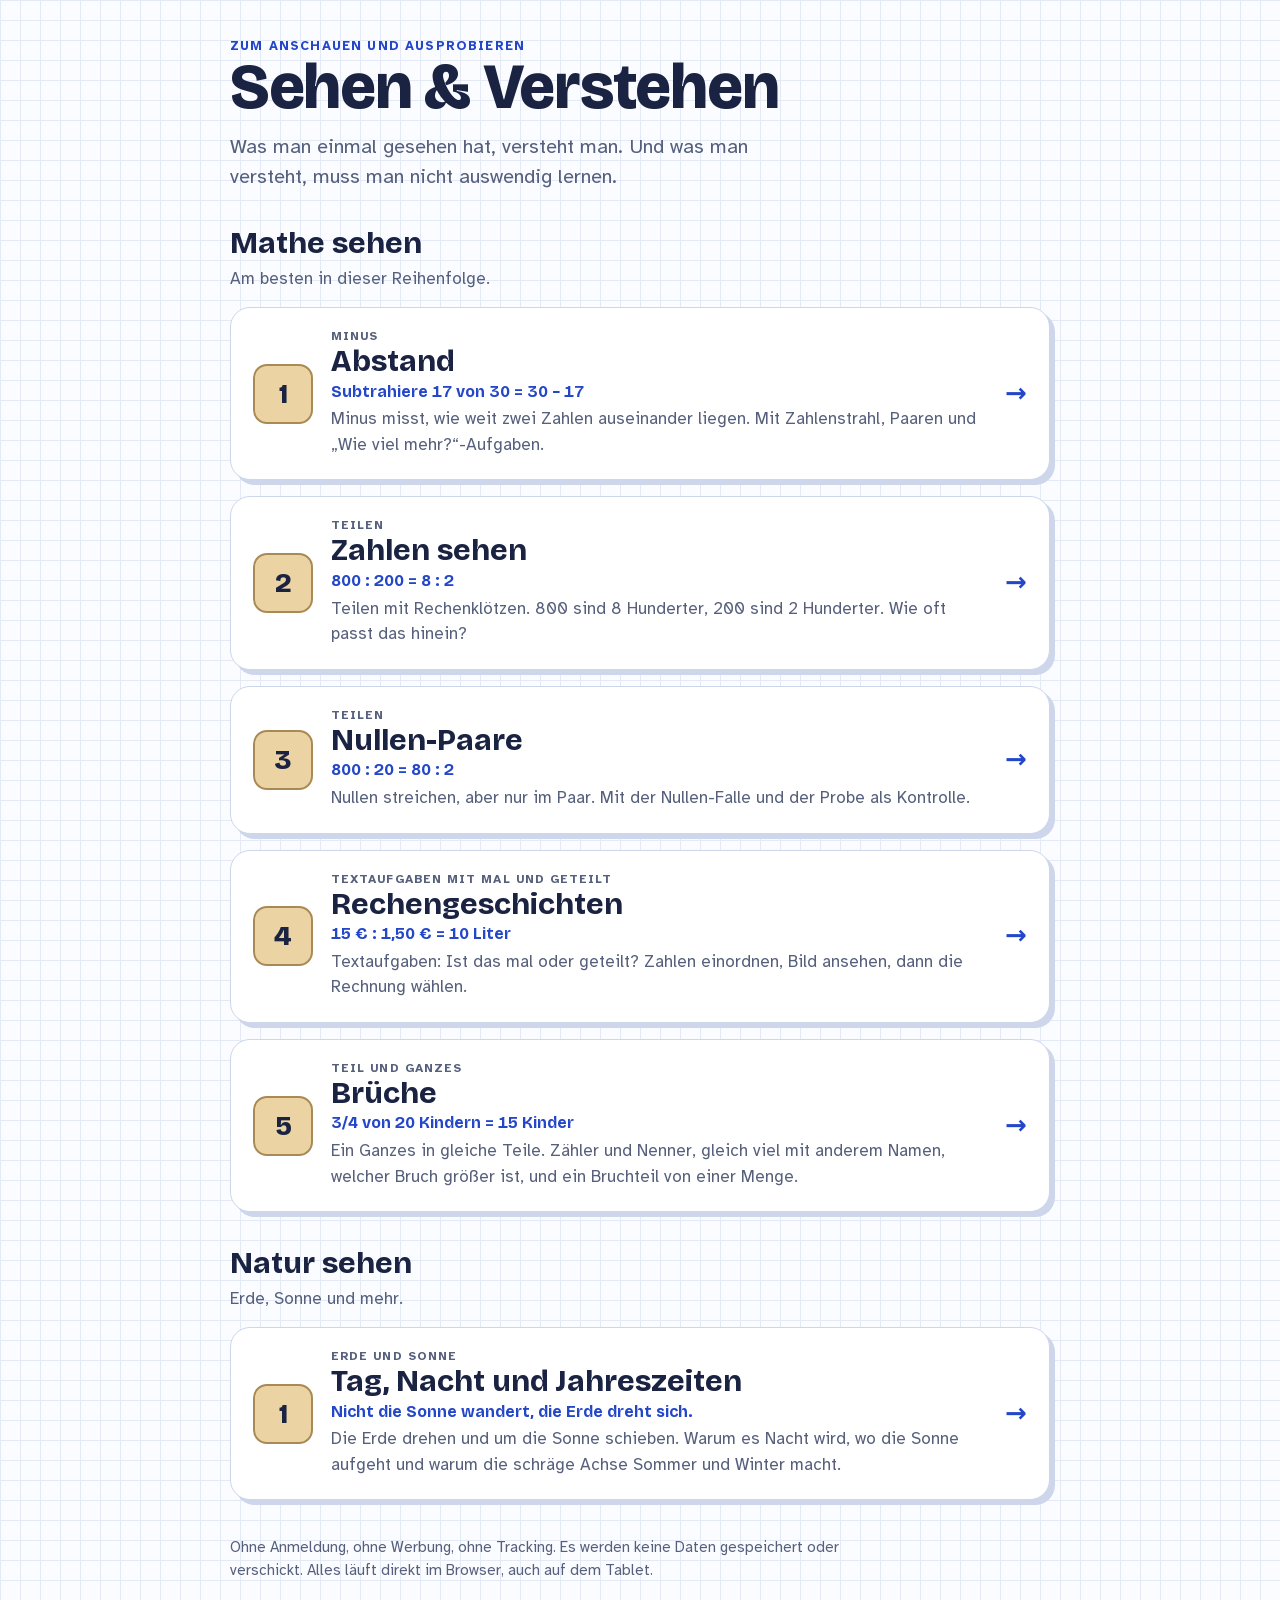
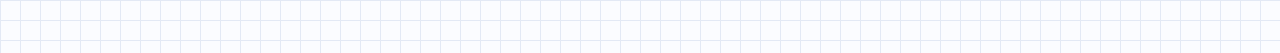
<file: index.html>
<!doctype html>
<html lang="de">
<head>
<meta charset="utf-8">
<meta name="viewport" content="width=device-width, initial-scale=1, viewport-fit=cover">
<title>Sehen &amp; Verstehen</title>
<meta name="description" content="Interaktive Übungen: erst sehen, dann verstehen.">
<link rel="stylesheet" href="fonts/fonts.css">
<style>
/* Layout: Karopapier wie in den Übungen; eine Spalte mit drei Übungen in empfohlener Reihenfolge. */
:root{
  --paper:#fbfcff; --grid:#e3e9f5; --ink:#1a2342; --ink-soft:#56607c;
  --pen:#2447c9; --card:#ffffff; --line:#cdd6ea;
  --tile:#ecd3a4; --tile-line:#a98a55;
  --display:"Bricolage Grotesque","Avenir Next","Trebuchet MS",system-ui,sans-serif;
  --body:"Atkinson Hyperlegible","Segoe UI",system-ui,sans-serif;
}
@media (prefers-color-scheme: dark){
  :root:not([data-theme="light"]){
    --paper:#17241e; --grid:#20322a; --ink:#eef4ef; --ink-soft:#a7b8ae;
    --pen:#9db8ff; --card:#1e2f27; --line:#33493e; --tile:#d4bd8f; --tile-line:#8a7449; color-scheme:dark;
  }
}
:root[data-theme="dark"]{
  --paper:#17241e; --grid:#20322a; --ink:#eef4ef; --ink-soft:#a7b8ae;
  --pen:#9db8ff; --card:#1e2f27; --line:#33493e; --tile:#d4bd8f; --tile-line:#8a7449; color-scheme:dark;
}
body{
  margin:0; background-color:var(--paper);
  background-image:linear-gradient(var(--grid) 1px,transparent 1px),linear-gradient(90deg,var(--grid) 1px,transparent 1px);
  background-size:20px 20px;
  color:var(--ink); font-family:var(--body); font-size:17px; line-height:1.5;
}
.wrap{
  max-width:820px; margin:0 auto; display:grid; gap:36px;
  padding-block:40px 72px;
  padding-left:max(16px,env(safe-area-inset-left,0px));
  padding-right:max(16px,env(safe-area-inset-right,0px));
}
h1,h2{font-family:var(--display); text-wrap:balance; margin:0; line-height:1.05}
h1{font-size:clamp(42px,8vw,64px); font-weight:800; letter-spacing:-.02em}
h2{font-size:clamp(24px,4vw,30px); font-weight:750}
p{margin:0}
.eyebrow{font:700 13px/1 var(--body); letter-spacing:.09em; text-transform:uppercase; color:var(--pen)}
.lede{font-size:20px; color:var(--ink-soft); max-width:46ch; margin-top:12px}
.list{list-style:none; margin:0; padding:0; display:grid; gap:16px}
.item a{
  display:grid; grid-template-columns:auto minmax(0,1fr) auto; gap:18px; align-items:center;
  padding:22px; border-radius:20px; background:var(--card); border:1.5px solid var(--line);
  box-shadow:5px 5px 0 var(--line); color:inherit; text-decoration:none;
  transition:transform .15s, box-shadow .15s;
}
.item a:hover{transform:translate(-2px,-2px); box-shadow:7px 7px 0 var(--line)}
.item a:focus-visible{outline:3px solid var(--pen); outline-offset:3px}
.step{
  width:56px; height:56px; display:grid; place-items:center; border-radius:14px;
  background:var(--tile); border:2px solid var(--tile-line); color:#1a2342;
  font:800 28px/1 var(--display);
}
.txt{display:grid; gap:4px; min-width:0}
.txt p{color:var(--ink-soft)}
.topic{font:700 12px/1 var(--body); letter-spacing:.09em; text-transform:uppercase; color:var(--ink-soft)}
.eg{font:700 16px/1.3 var(--display); color:var(--pen); font-variant-numeric:tabular-nums}
.go{font:750 26px/1 var(--display); color:var(--pen)}
.sub{color:var(--ink-soft); margin:6px 0 16px}
.note{color:var(--ink-soft); font-size:15px; max-width:62ch}
@media (max-width:560px){
  .item a{grid-template-columns:auto minmax(0,1fr); padding:18px}
  .go{display:none}
  .step{width:46px; height:46px; font-size:23px}
}
@media (prefers-reduced-motion:reduce){ *{transition:none!important} }
</style>
</head>
<body>
<main class="wrap">
  <header>
    <div class="eyebrow">Zum Anschauen und Ausprobieren</div>
    <h1>Sehen &amp; Verstehen</h1>
    <p class="lede">Was man einmal gesehen hat, versteht man. Und was man versteht, muss man nicht auswendig lernen.</p>
  </header>

  <section aria-labelledby="list-title">
    <h2 id="list-title">Mathe sehen</h2>
    <p class="sub">Am besten in dieser Reihenfolge.</p>
    <ol class="list">
      <li class="item"><a href="abstand.html">
        <span class="step" aria-hidden="true">1</span>
        <span class="txt"><span class="topic">Minus</span><h2>Abstand</h2>
          <span class="eg">Subtrahiere 17 von 30 = 30 − 17</span>
          <p>Minus misst, wie weit zwei Zahlen auseinander liegen. Mit Zahlenstrahl, Paaren und „Wie viel mehr?“-Aufgaben.</p></span>
        <span class="go" aria-hidden="true">→</span></a></li>
      <li class="item"><a href="zahlen-sehen.html">
        <span class="step" aria-hidden="true">2</span>
        <span class="txt"><span class="topic">Teilen</span><h2>Zahlen sehen</h2>
          <span class="eg">800 : 200 = 8 : 2</span>
          <p>Teilen mit Rechenklötzen. 800 sind 8 Hunderter, 200 sind 2 Hunderter. Wie oft passt das hinein?</p></span>
        <span class="go" aria-hidden="true">→</span></a></li>
      <li class="item"><a href="nullen-paare.html">
        <span class="step" aria-hidden="true">3</span>
        <span class="txt"><span class="topic">Teilen</span><h2>Nullen-Paare</h2>
          <span class="eg">800 : 20 = 80 : 2</span>
          <p>Nullen streichen, aber nur im Paar. Mit der Nullen-Falle und der Probe als Kontrolle.</p></span>
        <span class="go" aria-hidden="true">→</span></a></li>
      <li class="item"><a href="rechengeschichten.html">
        <span class="step" aria-hidden="true">4</span>
        <span class="txt"><span class="topic">Textaufgaben mit mal und geteilt</span><h2>Rechengeschichten</h2>
          <span class="eg">15 € : 1,50 € = 10 Liter</span>
          <p>Textaufgaben: Ist das mal oder geteilt? Zahlen einordnen, Bild ansehen, dann die Rechnung wählen.</p></span>
        <span class="go" aria-hidden="true">→</span></a></li>
      <li class="item"><a href="brueche.html">
        <span class="step" aria-hidden="true">5</span>
        <span class="txt"><span class="topic">Teil und Ganzes</span><h2>Brüche</h2>
          <span class="eg">3/4 von 20 Kindern = 15 Kinder</span>
          <p>Ein Ganzes in gleiche Teile. Zähler und Nenner, gleich viel mit anderem Namen, welcher Bruch größer ist, und ein Bruchteil von einer Menge.</p></span>
        <span class="go" aria-hidden="true">→</span></a></li>
      <!-- Vorübergehend ausgeblendet
      <li class="item"><a href="gleiche-einheit.html">
        <span class="step" aria-hidden="true">6</span>
        <span class="txt"><span class="topic">Umrechnen</span><h2>Gleiche Einheit</h2>
          <span class="eg">5 € − 0,78 € = 500 ct − 78 ct</span>
          <p>Erst alles in dieselbe Einheit umrechnen, dann rechnen. Euro und Cent, Meter und Zentimeter, Erwachsene und Kinder.</p></span>
        <span class="go" aria-hidden="true">→</span></a></li>
      -->
    </ol>
  </section>

  <section aria-labelledby="nature-title">
    <h2 id="nature-title">Natur sehen</h2>
    <p class="sub">Erde, Sonne und mehr.</p>
    <ol class="list">
      <li class="item"><a href="erde-und-sonne.html">
        <span class="step" aria-hidden="true">1</span>
        <span class="txt"><span class="topic">Erde und Sonne</span><h2>Tag, Nacht und Jahreszeiten</h2>
          <span class="eg">Nicht die Sonne wandert, die Erde dreht sich.</span>
          <p>Die Erde drehen und um die Sonne schieben. Warum es Nacht wird, wo die Sonne aufgeht und warum die schräge Achse Sommer und Winter macht.</p></span>
        <span class="go" aria-hidden="true">→</span></a></li>
    </ol>
  </section>

  <p class="note">Ohne Anmeldung, ohne Werbung, ohne Tracking. Es werden keine Daten gespeichert oder verschickt. Alles läuft direkt im Browser, auch auf dem Tablet.</p>
</main>
</body>
</html>
</file>
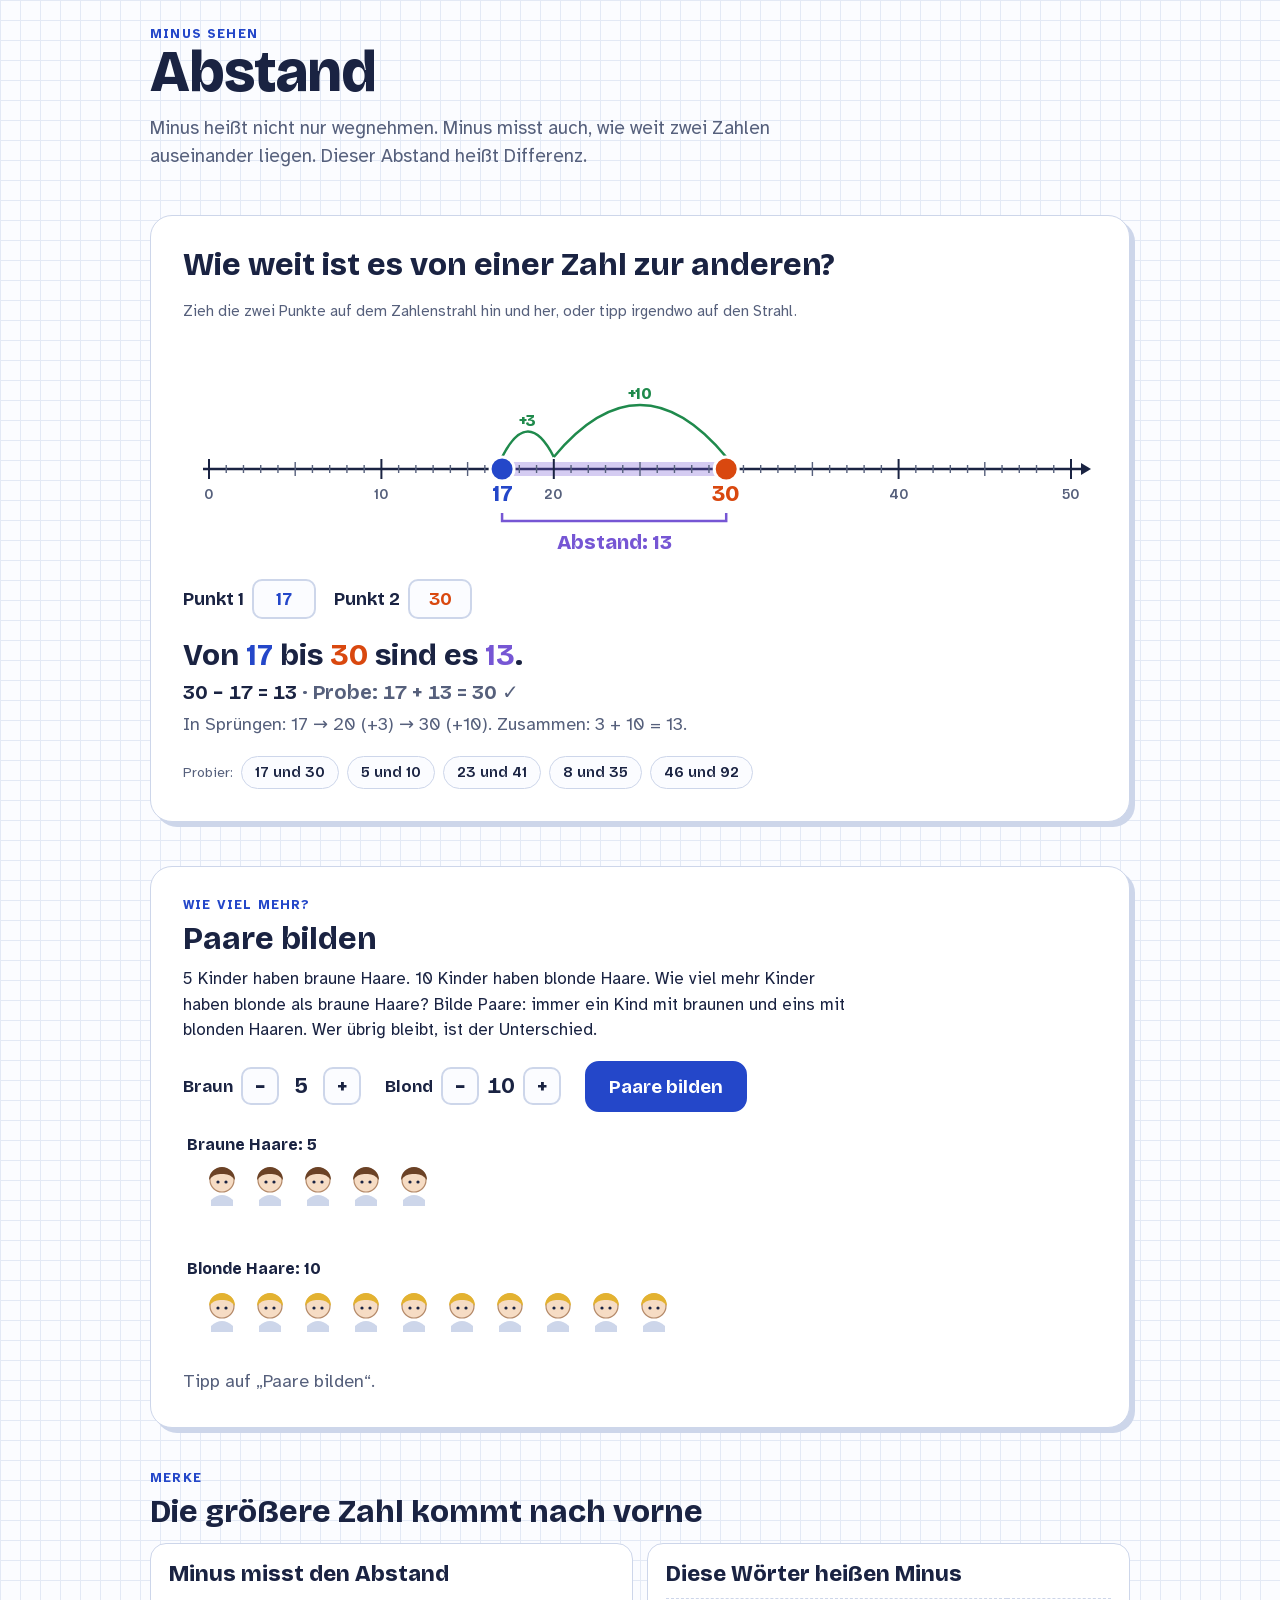
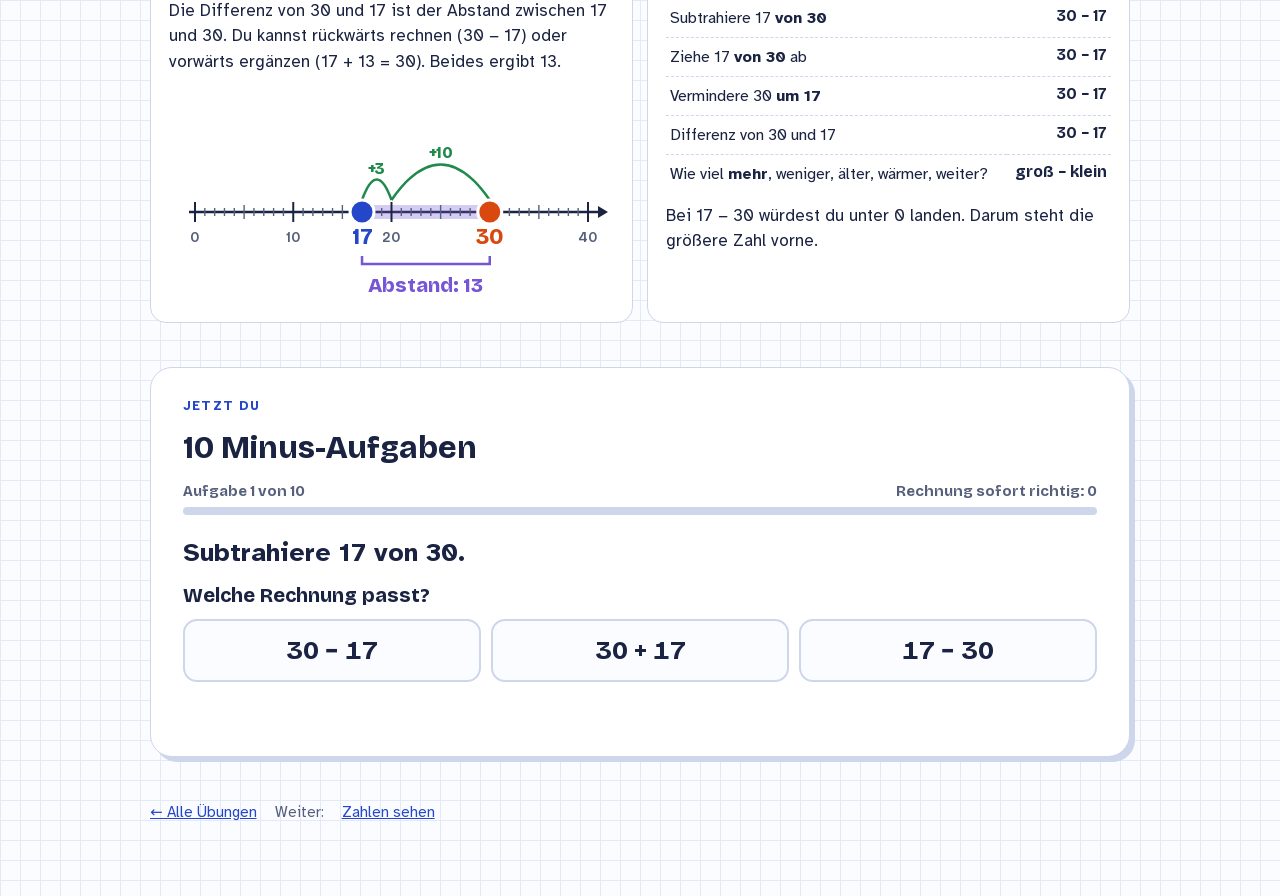
<file: abstand.html>
<!doctype html>
<html lang="de">
<head>
<meta charset="utf-8">
<meta name="viewport" content="width=device-width, initial-scale=1, viewport-fit=cover">
<title>Abstand</title>
<link rel="stylesheet" href="fonts/fonts.css">
<style>
/* Layout: same Karopapier world. Hero = draggable Zahlenstrahl (difference as distance); then pairing kids (wie viel mehr?); the rule; a 10-task round. */
:root{
  --paper:#fbfcff; --grid:#e3e9f5; --ink:#1a2342; --ink-soft:#56607c;
  --pen:#2447c9; --pen-ink:#ffffff; --card:#ffffff; --line:#cdd6ea;
  --ca:#2447c9; --cb:#d9480f; --gap:#7656d4; --jump:#1f8a4c;
  --hair-brown:#6b4226; --hair-blond:#e3b230; --face:#f6dcc4; --face-line:#b48a6a;
  --ok:#1f8a4c; --no:#c2410c;
  --display:"Bricolage Grotesque","Avenir Next","Trebuchet MS",system-ui,sans-serif;
  --body:"Atkinson Hyperlegible","Segoe UI",system-ui,sans-serif;
}
@media (prefers-color-scheme: dark){
  :root:not([data-theme="light"]){
    --paper:#17241e; --grid:#20322a; --ink:#eef4ef; --ink-soft:#a7b8ae;
    --pen:#9db8ff; --pen-ink:#0f1830; --card:#1e2f27; --line:#33493e;
    --ca:#9db8ff; --cb:#ff9a62; --gap:#b9a4ff; --jump:#5fd08d;
    --hair-brown:#a0704a; --hair-blond:#f0c955; --face:#ead0b8; --face-line:#9c7a5e;
    --ok:#5fd08d; --no:#ff9a62; color-scheme:dark;
  }
}
:root[data-theme="dark"]{
  --paper:#17241e; --grid:#20322a; --ink:#eef4ef; --ink-soft:#a7b8ae;
  --pen:#9db8ff; --pen-ink:#0f1830; --card:#1e2f27; --line:#33493e;
  --ca:#9db8ff; --cb:#ff9a62; --gap:#b9a4ff; --jump:#5fd08d;
  --hair-brown:#a0704a; --hair-blond:#f0c955; --face:#ead0b8; --face-line:#9c7a5e;
  --ok:#5fd08d; --no:#ff9a62; color-scheme:dark;
}
body{
  margin:0; background-color:var(--paper);
  background-image:linear-gradient(var(--grid) 1px,transparent 1px),linear-gradient(90deg,var(--grid) 1px,transparent 1px);
  background-size:20px 20px;
  color:var(--ink); font-family:var(--body); font-size:17px; line-height:1.5;
}
[hidden]{display:none!important}
.wrap{
  max-width:980px; margin:0 auto; display:grid; gap:44px;
  padding-block:28px 72px;
  padding-left:max(16px,env(safe-area-inset-left,0px));
  padding-right:max(16px,env(safe-area-inset-right,0px));
}
h1,h2,h3{font-family:var(--display); text-wrap:balance; margin:0; line-height:1.08}
h1{font-size:clamp(38px,7vw,58px); font-weight:800; letter-spacing:-.02em}
h2{font-size:clamp(24px,4vw,32px); font-weight:750}
h3{font-size:20px; font-weight:750}
p{margin:0}
.lede{font-size:19px; color:var(--ink-soft); max-width:52ch; margin-top:10px}
.eyebrow{font:700 13px/1 var(--body); letter-spacing:.09em; text-transform:uppercase; color:var(--pen)}
.sec-head{display:grid; gap:10px; max-width:62ch}
.card{
  background:var(--card); border:1.5px solid var(--line); border-radius:22px;
  box-shadow:5px 5px 0 var(--line); padding:clamp(18px,3.5vw,32px); min-width:0;
  display:grid; gap:18px;
}
.ca{color:var(--ca)} .cb{color:var(--cb)} .cg{color:var(--gap)}

/* number line */
.nlw{width:100%; min-width:0; touch-action:pan-y; user-select:none; -webkit-user-select:none}
.nlw.drag{cursor:grab}
.nl{display:block; width:100%; height:auto; overflow:visible}
.nl text{font-family:var(--display); text-anchor:middle}
.nl .axis{stroke:var(--ink); stroke-width:2.5}
.nl .tick{stroke:var(--ink-soft); stroke-width:1.4}
.nl .tick.maj{stroke:var(--ink); stroke-width:2}
.nl .tl{font-size:14px; font-weight:600; fill:var(--ink-soft)}
.nl .gapr{fill:color-mix(in srgb,var(--gap) 30%,transparent)}
.nl .br{fill:none; stroke:var(--gap); stroke-width:2.5}
.nl .gt{font-size:20px; font-weight:800; fill:var(--gap)}
.nl .arc{fill:none; stroke:var(--jump); stroke-width:2.5}
.nl .al{font-size:16px; font-weight:800; fill:var(--jump)}
.nl .arc.bad{stroke:var(--no); stroke-dasharray:6 5}
.nl .al.bad{fill:var(--no)}
.nl .neg{fill:color-mix(in srgb,var(--no) 13%,transparent)}
.nl .negt{font-size:15px; font-weight:700; fill:var(--no)}
.nl .mk circle{stroke:var(--card); stroke-width:3}
.nl .mk.a circle{fill:var(--ca)} .nl .mk.b circle{fill:var(--cb)} .nl .mk.x circle{fill:var(--no)}
.nl .ml{font-size:22px; font-weight:800}
.nl .ml.a{fill:var(--ca)} .nl .ml.b{fill:var(--cb)} .nl .ml.x{fill:var(--no)}
.nlw.drag .mk{cursor:grab}

.nums{display:flex; flex-wrap:wrap; gap:10px 18px; align-items:center; font:700 18px/1 var(--display)}
.nums label{display:flex; gap:8px; align-items:center}
.nums input{
  font:inherit; width:4ch; padding:7px 6px; text-align:center; color:inherit;
  background:var(--paper); border:2px solid var(--line); border-radius:10px;
}
.nums input:focus-visible{outline:3px solid var(--pen); outline-offset:1px}
#na{color:var(--ca)} #nb{color:var(--cb)}
.chips{display:flex; flex-wrap:wrap; gap:8px; align-items:center}
.chips .lbl{font-size:14px; color:var(--ink-soft)}
.chip{
  font:600 15px/1 var(--display); color:var(--ink); background:var(--paper);
  border:1.5px solid var(--line); border-radius:999px; padding:8px 13px; cursor:pointer;
}
.chip:hover{border-color:var(--pen); color:var(--pen)}
.out{display:grid; gap:6px; font-size:18px}
.out .big{font:750 clamp(22px,3.4vw,30px)/1.2 var(--display)}
.out .eq{font:700 20px/1.3 var(--display); font-variant-numeric:tabular-nums}
.out .soft{color:var(--ink-soft)}
.hint-line{color:var(--ink-soft); font-size:15px}

/* compare kids */
.cmp-ctl{display:flex; flex-wrap:wrap; gap:12px 24px; align-items:center}
.stepper{display:flex; align-items:center; gap:8px; font:700 17px/1 var(--display)}
.stepper button{
  width:38px; height:38px; border-radius:10px; border:2px solid var(--line); background:var(--paper);
  color:var(--ink); font:800 20px/1 var(--display); cursor:pointer;
}
.stepper button:hover{border-color:var(--pen)}
.stepper .v{min-width:2ch; text-align:center; font-size:22px; font-variant-numeric:tabular-nums}
.kids{display:block; width:100%; height:auto; overflow:visible}
.kids text{font-family:var(--display)}
.kids .rl{font-size:16px; font-weight:750; fill:var(--ink)}
.kids .face{fill:var(--face); stroke:var(--face-line); stroke-width:1.2}
.kids .eye{fill:var(--ink)}
.kids .body{fill:var(--line)}
.kids .hb{fill:var(--hair-brown)} .kids .hy{fill:var(--hair-blond)}
.kids .pair{stroke:var(--ink-soft); stroke-width:2.5; stroke-dasharray:5 5; animation:fadein .3s both}
.kids .left rect{fill:color-mix(in srgb,var(--gap) 16%,transparent); stroke:var(--gap); stroke-width:2.5}
.kids .left text{font-size:20px; font-weight:800; fill:var(--gap); text-anchor:middle}
@keyframes fadein{from{opacity:0}}

/* rules */
.rules{display:grid; grid-template-columns:repeat(2,minmax(0,1fr)); gap:14px; margin-top:14px}
.rule{background:var(--card); border:1.5px solid var(--line); border-radius:16px; padding:18px; display:grid; gap:10px; align-content:start; min-width:0}
.rule .verdict{font:800 22px/1.15 var(--display)}
.words{width:100%; border-collapse:collapse; font-size:16px}
.words td{padding:7px 4px; border-top:1.5px dashed var(--line); vertical-align:top}
.words td:last-child{font:700 16px/1.3 var(--display); white-space:nowrap; text-align:right}

/* trainer */
.qtop{display:flex; justify-content:space-between; gap:12px; flex-wrap:wrap; font:700 15px/1 var(--display); color:var(--ink-soft)}
.bar-p{height:8px; border-radius:99px; background:var(--line); overflow:hidden; margin-top:8px}
.bar-p i{display:block; height:100%; width:0; background:var(--pen); border-radius:99px; transition:width .3s}
.task{font-size:clamp(21px,3vw,26px); line-height:1.55; max-width:42ch; font-weight:700}
.ops{display:grid; grid-template-columns:repeat(3,minmax(0,1fr)); gap:10px}
.op{
  font:750 clamp(20px,3vw,26px)/1.2 var(--display); font-variant-numeric:tabular-nums;
  padding:14px; border-radius:14px; border:2px solid var(--line); background:var(--paper); color:var(--ink); cursor:pointer;
}
.op:hover{border-color:var(--pen)}
.op.right{border-color:var(--ok); background:color-mix(in srgb,var(--ok) 14%,var(--card)); color:var(--ok)}
.op.wrong{border-color:var(--no); color:var(--no); opacity:.7}
.op:disabled{cursor:default}
.say{font-size:19px; min-height:1.6em; max-width:62ch}
.say.ok{color:var(--ok)} .say.no{color:var(--no)}
.calc{display:flex; flex-wrap:wrap; align-items:baseline; gap:.3em; font:750 clamp(26px,5vw,40px)/1.2 var(--display); font-variant-numeric:tabular-nums}
.calc input{
  font:inherit; color:var(--pen); width:3.4ch; text-align:center; padding:0 6px;
  background:var(--paper); border:2.5px solid var(--line); border-radius:12px; outline:none;
}
.calc input:focus-visible{border-color:var(--pen)}
.probe{color:var(--ok); font-weight:700; font-size:19px; font-variant-numeric:tabular-nums}
.done{font:750 clamp(26px,5vw,38px)/1.15 var(--display)}
.stage{display:grid; gap:12px}
.controls{display:flex; flex-wrap:wrap; gap:10px; align-items:center}
/* Pulsing ring on the button that reveals the next step. */
.nudge:not(:disabled){animation:nudge 1.8s ease-out infinite}
@keyframes nudge{0%{box-shadow:0 0 0 0 color-mix(in srgb,var(--pen) 55%,transparent)}70%,100%{box-shadow:0 0 0 12px color-mix(in srgb,var(--pen) 0%,transparent)}}
.btn{
  font:700 19px/1 var(--display); border-radius:14px; padding:14px 22px; cursor:pointer;
  border:2px solid var(--pen); background:var(--pen); color:var(--pen-ink);
}
.btn:hover{filter:brightness(1.08)}
.btn.ghost{background:transparent; color:var(--pen)}
.btn:focus-visible,.chip:focus-visible,.op:focus-visible,.stepper button:focus-visible{outline:3px solid var(--pen); outline-offset:2px}

footer{color:var(--ink-soft); font-size:15px; display:flex; flex-wrap:wrap; gap:6px 18px}
footer a{color:var(--pen)}

@media (max-width:640px){
  .rules{grid-template-columns:minmax(0,1fr)}
  .ops{grid-template-columns:minmax(0,1fr)}
  .btn{font-size:17px; padding:12px 18px}
}
@media (prefers-reduced-motion:reduce){
  *{transition:none!important; animation:none!important}
}
</style>
</head>
<body>
<main class="wrap">
  <header>
    <div class="eyebrow">Minus sehen</div>
    <h1>Abstand</h1>
    <p class="lede">Minus heißt nicht nur wegnehmen. Minus misst auch, wie weit zwei Zahlen auseinander liegen. Dieser Abstand heißt Differenz.</p>
  </header>

  <section class="card" aria-labelledby="line-title">
    <h2 id="line-title">Wie weit ist es von einer Zahl zur anderen?</h2>
    <p class="hint-line">Zieh die zwei Punkte auf dem Zahlenstrahl hin und her, oder tipp irgendwo auf den Strahl.</p>
    <div class="nlw drag" id="hero-line" aria-label="Zahlenstrahl mit zwei Punkten"></div>
    <div class="nums">
      <label>Punkt 1 <input id="na" inputmode="numeric" autocomplete="off" value="17"></label>
      <label>Punkt 2 <input id="nb" inputmode="numeric" autocomplete="off" value="30"></label>
    </div>
    <div class="out" id="hero-out" aria-live="polite"></div>
    <div class="chips" id="hero-chips"><span class="lbl">Probier:</span></div>
  </section>

  <section class="card" aria-labelledby="cmp-title">
    <div class="sec-head">
      <div class="eyebrow">Wie viel mehr?</div>
      <h2 id="cmp-title">Paare bilden</h2>
      <p>5 Kinder haben braune Haare. 10 Kinder haben blonde Haare. Wie viel mehr Kinder haben blonde als braune Haare? Bilde Paare: immer ein Kind mit braunen und eins mit blonden Haaren. Wer übrig bleibt, ist der Unterschied.</p>
    </div>
    <div class="cmp-ctl">
      <div class="stepper"><span>Braun</span><button type="button" data-k="brown" data-d="-1" aria-label="ein Kind weniger mit braunen Haaren">−</button><span class="v" id="vb">5</span><button type="button" data-k="brown" data-d="1" aria-label="ein Kind mehr mit braunen Haaren">+</button></div>
      <div class="stepper"><span>Blond</span><button type="button" data-k="blond" data-d="-1" aria-label="ein Kind weniger mit blonden Haaren">−</button><span class="v" id="vy">10</span><button type="button" data-k="blond" data-d="1" aria-label="ein Kind mehr mit blonden Haaren">+</button></div>
      <button class="btn" type="button" id="pair">Paare bilden</button>
    </div>
    <div id="kids" role="img"></div>
    <div class="out" id="cmp-out" aria-live="polite"></div>
    <div class="nlw" id="cmp-line" hidden></div>
  </section>

  <section aria-labelledby="rule-title">
    <div class="sec-head">
      <div class="eyebrow">Merke</div>
      <h2 id="rule-title">Die größere Zahl kommt nach vorne</h2>
    </div>
    <div class="rules">
      <div class="rule">
        <div class="verdict">Minus misst den Abstand</div>
        <p>Die Differenz von 30 und 17 ist der Abstand zwischen 17 und 30. Du kannst rückwärts rechnen (30 − 17) oder vorwärts ergänzen (17 + 13 = 30). Beides ergibt 13.</p>
        <div class="nlw" id="rule-line" aria-hidden="true"></div>
      </div>
      <div class="rule">
        <div class="verdict">Diese Wörter heißen Minus</div>
        <table class="words">
          <tr><td>Subtrahiere 17 <b>von 30</b></td><td>30 − 17</td></tr>
          <tr><td>Ziehe 17 <b>von 30</b> ab</td><td>30 − 17</td></tr>
          <tr><td>Vermindere 30 <b>um 17</b></td><td>30 − 17</td></tr>
          <tr><td>Differenz von 30 und 17</td><td>30 − 17</td></tr>
          <tr><td>Wie viel <b>mehr</b>, weniger, älter, wärmer, weiter?</td><td>groß − klein</td></tr>
        </table>
        <p>Bei 17 − 30 würdest du unter 0 landen. Darum steht die größere Zahl vorne.</p>
      </div>
    </div>
  </section>

  <section class="card" aria-labelledby="q-title">
    <div class="eyebrow">Jetzt du</div>
    <h2 id="q-title">10 Minus-Aufgaben</h2>
    <div>
      <div class="qtop"><span id="qpos"></span><span id="qscore"></span></div>
      <div class="bar-p"><i id="qbar"></i></div>
    </div>
    <div id="qbody" class="stage"></div>
  </section>

  <footer>
    <a href="index.html">← Alle Übungen</a>
    <span>Weiter:</span>
    <a href="zahlen-sehen.html">Zahlen sehen</a>
  </footer>
</main>

<script>
(() => {
  const $ = s => document.querySelector(s);
  const reduce = matchMedia('(prefers-reduced-motion: reduce)').matches;
  const rint = (lo, hi) => lo + Math.floor(Math.random() * (hi - lo + 1));
  const shuffle = arr => { const a = arr.slice(); for (let i = a.length - 1; i > 0; i--){ const j = Math.floor(Math.random() * (i + 1)); [a[i], a[j]] = [a[j], a[i]]; } return a; };
  const clamp = (v, lo, hi) => Math.max(lo, Math.min(hi, v));

  // ---------- number line ----------
  function jumps(s, b){
    const out = []; let c = s;
    const n10 = Math.ceil(c / 10) * 10;
    if (n10 > c && n10 <= b){ out.push([c, n10]); c = n10; }
    const f10 = Math.floor(b / 10) * 10;
    if (f10 > c){ out.push([c, f10]); c = f10; }
    if (b > c) out.push([c, b]);
    return out;
  }
  const geo = (o, W) => {
    const pad = 26, y = o.jumps || o.demo ? 128 : 44;
    return {pad, y, X: v => pad + (v - o.lo) / (o.hi - o.lo) * (W - 2 * pad)};
  };
  // o: {a, b, lo, hi, gap, jumps, demo:{start, minus}}
  function lineSVG(o, W){
    W = Math.max(280, Math.round(W || 700));
    const {pad, y, X} = geo(o, W), H = y + (o.gap ? 92 : 50);
    const range = o.hi - o.lo, ppu = (W - 2 * pad) / range;
    const minor = ppu < 6 ? 5 : 1, labelEvery = ppu * 10 < 30 ? 20 : 10;
    const marks = [o.a, o.b, o.demo ? o.demo.start - o.demo.minus : null].filter(v => v != null);
    let s = '';
    if (o.lo < 0){
      s += `<rect class="neg" x="${X(o.lo)}" y="${y - 30}" width="${X(0) - X(o.lo)}" height="60" rx="8"/>`;
      s += `<text class="negt" x="${(X(o.lo) + X(0)) / 2}" y="${y + 50}">unter 0</text>`;
    }
    s += `<line class="axis" x1="${X(o.lo) - 6}" y1="${y}" x2="${X(o.hi) + 10}" y2="${y}"/>`;
    s += `<path d="M${X(o.hi) + 10} ${y - 6}l10 6l-10 6z" fill="currentColor" style="color:var(--ink)"/>`;
    if (o.gap){
      const lo = Math.min(o.a, o.b), hi = Math.max(o.a, o.b);
      if (hi > lo){
        s += `<rect class="gapr" x="${X(lo)}" y="${y - 7}" width="${X(hi) - X(lo)}" height="14" rx="3"/>`;
        s += `<path class="br" d="M${X(lo)} ${y + 44}v8H${X(hi)}v-8"/>`;
        s += `<text class="gt" x="${(X(lo) + X(hi)) / 2}" y="${y + 80}">Abstand: ${hi - lo}</text>`;
      }
    }
    for (let v = Math.ceil(o.lo / minor) * minor; v <= o.hi; v += minor){
      const maj = v % 10 === 0, mid = v % 5 === 0, h = maj ? 10 : mid ? 7 : 4;
      s += `<line class="tick${maj ? ' maj' : ''}" x1="${X(v)}" y1="${y - h}" x2="${X(v)}" y2="${y + h}"/>`;
      if (v % labelEvery === 0 && !marks.some(m => Math.abs(X(m) - X(v)) < 22)) s += `<text class="tl" x="${X(v)}" y="${y + 30}">${v}</text>`;
    }
    const arc = (from, to, label, bad) => {
      const x1 = X(from), x2 = X(to), mx = (x1 + x2) / 2, h = Math.min(54, 14 + Math.abs(x2 - x1) * 0.22);
      return `<path class="arc${bad ? ' bad' : ''}" d="M${x1} ${y - 12}Q${mx} ${y - 12 - 2 * h} ${x2} ${y - 12}"/>` +
             `<text class="al${bad ? ' bad' : ''}" x="${mx}" y="${y - 18 - h}">${label}</text>`;
    };
    if (o.jumps){
      const lo = Math.min(o.a, o.b), hi = Math.max(o.a, o.b);
      jumps(lo, hi).forEach(([f, t]) => { s += arc(f, t, `+${t - f}`); });
    }
    if (o.demo){
      const land = o.demo.start - o.demo.minus;
      s += arc(o.demo.start, land, `−${o.demo.minus}`, true);
    }
    const mk = (v, cls, label) => `<g class="mk ${cls}" data-m="${cls}"><circle cx="${X(v)}" cy="${y}" r="12"/></g><text class="ml ${cls}" x="${X(v)}" y="${y + 32}">${label}</text>`;
    if (o.a != null) s += mk(o.a, 'a', o.a);
    if (o.b != null) s += mk(o.b, 'b', o.b);
    if (o.demo) s += mk(o.demo.start - o.demo.minus, 'x', '?');
    return `<svg class="nl" viewBox="0 0 ${W} ${H}" width="${W}" height="${H}">${s}</svg>`;
  }
  const lines = [];
  function drawLine(el, opts){ el._opts = opts; el.innerHTML = lineSVG(opts, el.clientWidth); if (!lines.includes(el)) lines.push(el); }
  let rz; addEventListener('resize', () => { clearTimeout(rz); rz = setTimeout(() => { lines.forEach(el => { if (el.isConnected && !el.hidden) el.innerHTML = lineSVG(el._opts, el.clientWidth); }); drawKids(); }, 120); });
  const rangeFor = (...v) => ({lo:0, hi: Math.max(...v) <= 50 ? 50 : 100});

  // ---------- hero ----------
  const H = {a:17, b:30};
  const heroLine = $('#hero-line'), na = $('#na'), nb = $('#nb');
  function drawHero(){
    const r = rangeFor(H.a, H.b, 1);
    drawLine(heroLine, {a:H.a, b:H.b, lo:r.lo, hi:r.hi, gap:true, jumps:true});
    const lo = Math.min(H.a, H.b), hi = Math.max(H.a, H.b), d = hi - lo;
    const js = jumps(lo, hi);
    const cl = v => v === H.a ? 'ca' : 'cb';
    let h = `<p class="big">Von <span class="${cl(lo)}">${lo}</span> bis <span class="${cl(hi)}">${hi}</span> sind es <span class="cg">${d}</span>.</p>`;
    if (d > 0){
      h += `<p class="eq">${hi} − ${lo} = ${d}<span class="soft"> · Probe: ${lo} + ${d} = ${hi} ✓</span></p>`;
      if (js.length > 1) h += `<p class="soft">In Sprüngen: ${lo} ${js.map(([f, t]) => `→ ${t} (+${t - f})`).join(' ')}. Zusammen: ${js.map(([f, t]) => t - f).join(' + ')} = ${d}.</p>`;
    } else h += `<p class="soft">Beide Punkte liegen aufeinander. Der Abstand ist 0.</p>`;
    $('#hero-out').innerHTML = h;
  }
  function setHero(a, b){ H.a = clamp(a, 0, 100); H.b = clamp(b, 0, 100); na.value = H.a; nb.value = H.b; drawHero(); }
  [['17 und 30', 17, 30], ['5 und 10', 5, 10], ['23 und 41', 23, 41], ['8 und 35', 8, 35], ['46 und 92', 46, 92]].forEach(([t, a, b]) => {
    const c = document.createElement('button'); c.type = 'button'; c.className = 'chip'; c.textContent = t;
    c.addEventListener('click', () => setHero(a, b)); $('#hero-chips').appendChild(c);
  });
  [na, nb].forEach(el => el.addEventListener('input', () => {
    el.value = el.value.replace(/\D/g, '').slice(0, 3);
    const a = parseInt(na.value, 10), b = parseInt(nb.value, 10);
    if (!isNaN(a) && !isNaN(b)){ H.a = clamp(a, 0, 100); H.b = clamp(b, 0, 100); drawHero(); }
  }));
  let dragging = null;
  function valueAt(clientX){
    const r = rangeFor(H.a, H.b, 1), rect = heroLine.getBoundingClientRect();
    const W = Math.max(280, Math.round(heroLine.clientWidth)), {pad} = geo({jumps:true}, W);
    const px = (clientX - rect.left) * (W / rect.width);
    return clamp(Math.round(r.lo + (px - pad) / (W - 2 * pad) * (r.hi - r.lo)), r.lo, r.hi);
  }
  heroLine.addEventListener('pointerdown', e => {
    const v = valueAt(e.clientX);
    dragging = Math.abs(v - H.a) <= Math.abs(v - H.b) ? 'a' : 'b';
    heroLine.setPointerCapture(e.pointerId);
    H[dragging] = v; na.value = H.a; nb.value = H.b; drawHero();
  });
  heroLine.addEventListener('pointermove', e => {
    if (!dragging) return;
    const v = valueAt(e.clientX);
    if (v !== H[dragging]){ H[dragging] = v; na.value = H.a; nb.value = H.b; drawHero(); }
  });
  const stop = () => { dragging = null; };
  heroLine.addEventListener('pointerup', stop); heroLine.addEventListener('pointercancel', stop);

  // ---------- compare kids ----------
  const C = {brown:5, blond:10, paired:false};
  const kidsEl = $('#kids');
  function kid(x, y, hair){
    return `<g transform="translate(${x} ${y})"><path class="body" d="M-11 26q11-10 22 0v6h-22z"/><circle class="face" r="12" cy="6"/>` +
      `<path class="${hair}" d="M-13 6A13 13 0 0 1 13 6Q8 -1 0 0Q-8 -1 -13 6z"/><circle class="eye" cx="-4" cy="8" r="1.6"/><circle class="eye" cx="4" cy="8" r="1.6"/></g>`;
  }
  function drawKids(){
    const W = Math.max(280, Math.round(kidsEl.clientWidth || 700));
    const n = Math.max(C.brown, C.blond, 1);
    const sp = clamp((W - 30) / n, 24, 48), x0 = 15 + sp / 2;
    const y1 = 44, y2 = 170, Ht = y2 + 50;
    const X = i => x0 + i * sp;
    let s = `<text class="rl" x="4" y="20">Braune Haare: ${C.brown}</text><text class="rl" x="4" y="${y2 - 26}">Blonde Haare: ${C.blond}</text>`;
    const m = Math.min(C.brown, C.blond);
    if (C.paired){
      for (let i = 0; i < m; i++) s += `<line class="pair" x1="${X(i)}" y1="${y1 + 36}" x2="${X(i)}" y2="${y2 - 8}" style="animation-delay:${reduce ? 0 : i * 90}ms"/>`;
      const d = Math.abs(C.brown - C.blond);
      if (d > 0){
        const top = C.brown > C.blond, yy = top ? y1 - 6 : y2 - 6;
        s += `<g class="left"><rect x="${X(m) - sp / 2 + 2}" y="${yy - 4}" width="${d * sp - 4}" height="48" rx="10"/>` +
             `<text x="${(X(m) + X(m + d - 1)) / 2}" y="${(y1 + y2) / 2 + 14}">${d} mehr</text></g>`;
      }
    }
    for (let i = 0; i < C.brown; i++) s += kid(X(i), y1, 'hb');
    for (let i = 0; i < C.blond; i++) s += kid(X(i), y2, 'hy');
    kidsEl.innerHTML = `<svg class="kids" viewBox="0 0 ${W} ${Ht}" width="${W}" height="${Ht}">${s}</svg>`;
    kidsEl.setAttribute('aria-label', `${C.brown} Kinder mit braunen und ${C.blond} Kinder mit blonden Haaren`);
  }
  function drawCompare(){
    $('#vb').textContent = C.brown; $('#vy').textContent = C.blond;
    $('#pair').classList.toggle('nudge', !C.paired);
    drawKids();
    const out = $('#cmp-out'), line = $('#cmp-line');
    if (!C.paired){ out.innerHTML = `<p class="soft">Tipp auf „Paare bilden“.</p>`; line.hidden = true; return; }
    const big = Math.max(C.brown, C.blond), small = Math.min(C.brown, C.blond), d = big - small;
    const more = C.blond > C.brown ? 'blonde' : 'braune', less = C.blond > C.brown ? 'braune' : 'blonde';
    out.innerHTML = d === 0
      ? `<p class="big">Alle haben einen Partner. Es gibt keinen Unterschied.</p><p class="eq">${big} − ${small} = 0</p>`
      : `<p class="big"><span class="cg">${d}</span> ${d === 1 ? 'Kind bleibt' : 'Kinder bleiben'} übrig. So viel mehr Kinder haben ${more} als ${less} Haare.</p>
         <p class="eq">${big} − ${small} = ${d}<span class="soft"> · Probe: ${small} + ${d} = ${big} ✓</span></p>
         <p class="soft">Auf dem Zahlenstrahl ist es derselbe Abstand: von ${small} bis ${big}.</p>`;
    line.hidden = false;
    drawLine(line, {a:small, b:big, lo:0, hi:20, gap:true});
  }
  document.querySelectorAll('.stepper button').forEach(b => b.addEventListener('click', () => {
    C[b.dataset.k] = clamp(C[b.dataset.k] + +b.dataset.d, 0, 15); drawCompare();
  }));
  $('#pair').addEventListener('click', () => { C.paired = true; drawCompare(); });

  // ---------- trainer ----------
  const T = [
    {text:'Subtrahiere {S} von {B}.', gen:() => [17, 30], fixed:true,
     key:'„von {B}“ heißt: Du startest bei {B} und ziehst {S} ab.'},
    {text:'{S} Kinder haben braune Haare. {B} Kinder haben blonde Haare. Wie viel mehr Kinder haben blonde als braune Haare?', gen:() => [5, 10], fixed:true,
     key:'Wie viel mehr? Das ist der Unterschied: die größere Zahl minus die kleinere.'},
    {text:'Ziehe {S} von {B} ab.', gen:() => { const s = rint(6, 45); return [s, s + rint(5, 40)]; },
     key:'„von {B}“ heißt: Du startest bei {B}.'},
    {text:'Vermindere {B} um {S}.', gen:() => { const s = rint(6, 45); return [s, s + rint(5, 40)]; },
     key:'„Vermindere {B}“ heißt: {B} wird kleiner, und zwar um {S}.'},
    {text:'Bilde die Differenz von {B} und {S}.', gen:() => { const s = rint(6, 45); return [s, s + rint(5, 40)]; },
     key:'Die Differenz ist der Abstand. Die größere Zahl kommt nach vorne.'},
    {text:'Um wie viel ist {S} kleiner als {B}?', gen:() => { const s = rint(6, 45); return [s, s + rint(5, 40)]; },
     key:'Um wie viel kleiner? Das ist der Abstand zwischen den Zahlen.'},
    {text:'Lena ist {S} Jahre alt. Ihre Oma ist {B} Jahre alt. Wie viel älter ist die Oma?', gen:() => [rint(8, 13), rint(58, 86)],
     key:'Wie viel älter? Das ist der Abstand zwischen den beiden Altern.'},
    {text:'Morgens zeigt das Thermometer {S} Grad. Mittags sind es {B} Grad. Um wie viel Grad ist es wärmer geworden?', gen:() => { const s = rint(2, 14); return [s, s + rint(4, 16)]; },
     key:'Wie viel wärmer? Das ist der Abstand zwischen den Temperaturen.'},
    {text:'Ein Zug fährt von Kilometer {S} bis Kilometer {B}. Wie viele Kilometer fährt er?', gen:() => { const s = rint(12, 50); return [s, s + rint(15, 45)]; },
     key:'Die Strecke ist der Abstand zwischen den zwei Kilometer-Schildern.'},
    {text:'Lisa hat {B} Sticker. Ben hat {S} Sticker. Wie viele Sticker hat Ben weniger als Lisa?', gen:() => { const s = rint(9, 40); return [s, s + rint(5, 35)]; },
     key:'Wie viele weniger? Das ist der Unterschied: die größere Zahl minus die kleinere.'},
    {text:'Auf dem Zahlenstrahl sitzt ein Käfer bei {B} und eine Ameise bei {S}. Wie weit sind die beiden voneinander entfernt?', gen:() => { const s = rint(4, 40); return [s, s + rint(8, 45)]; },
     key:'Wie weit entfernt? Das ist der Abstand auf dem Zahlenstrahl.'}
  ];
  const ROUND = 10;
  let R = null, S = null;
  const fillT = (str, s, b) => str.replace(/\{S\}/g, s).replace(/\{B\}/g, b);

  function newRound(){
    const fixed = T.filter(t => t.fixed), rest = shuffle(T.filter(t => !t.fixed)).slice(0, ROUND - fixed.length);
    R = {tasks:[...fixed, ...rest].map(t => { const [s, b] = t.gen(); return {t, s, b, firstOk:false}; }), i:0};
    startTask();
  }
  function startTask(){
    const k = R.tasks[R.i];
    S = {...k, step:1, opFirst:null, ops: shuffle([
      {t:`${k.b} − ${k.s}`, ok:true}, {t:`${k.s} − ${k.b}`, why:'rev'}, {t:`${k.b} + ${k.s}`, why:'plus'}
    ])};
    render();
  }
  function render(){
    const k = S;
    let h = `<p class="task">${fillT(k.t.text, k.s, k.b)}</p>`;
    h += `<h3>Welche Rechnung passt?</h3><div class="ops">${k.ops.map((o, i) =>
      `<button type="button" class="op${o.state ? ' ' + o.state : ''}" data-i="${i}"${k.step > 1 ? ' disabled' : ''}>${o.t}</button>`).join('')}</div>`;
    h += `<p class="say ${k.opCls || ''}" aria-live="polite">${k.opMsg || ''}</p>`;
    if (k.demo) h += `<div class="nlw" id="demo-line"></div>`;
    if (k.step >= 2){
      h += `<div class="calc"><span>${k.b} − ${k.s} =</span><input id="ain" inputmode="numeric" autocomplete="off" aria-label="Ergebnis"${k.step === 3 ? ` disabled value="${k.b - k.s}"` : ''}></div>`;
      if (k.step === 2) h += `<div class="controls"><button class="btn" id="acheck" type="button">Prüfen</button><button class="btn ghost" id="atip" type="button">Zahlenstrahl zeigen</button></div>`;
      h += `<p class="say ${k.aCls || ''}" id="asay" aria-live="polite">${k.aMsg || ''}</p>`;
      h += `<div class="nlw" id="tip-line"${k.showTip || k.step === 3 ? '' : ' hidden'}></div>`;
    }
    if (k.step === 3){
      h += `<p class="probe">Probe: ${k.s} + ${k.b - k.s} = ${k.b} ✓</p>`;
      h += `<div class="controls"><button class="btn" id="next" type="button">${R.i + 1 < ROUND ? 'Nächste Aufgabe' : 'Fertig'}</button></div>`;
    }
    $('#qbody').innerHTML = h;
    const r = rangeFor(k.b);
    if (k.demo){ const lo = Math.floor((k.s - k.b) / 10) * 10; drawLine($('#demo-line'), {a:null, b:null, lo, hi:Math.ceil(k.b / 10) * 10 + 10, demo:{start:k.s, minus:k.b}}); }
    const tl = $('#tip-line'); if (tl && !tl.hidden) drawLine(tl, {a:k.s, b:k.b, lo:r.lo, hi:r.hi, gap:true, jumps:true});
    wire(); top();
  }
  function top(){
    $('#qpos').textContent = `Aufgabe ${Math.min(R.i + 1, ROUND)} von ${ROUND}`;
    $('#qscore').textContent = `Rechnung sofort richtig: ${R.tasks.filter(x => x.firstOk).length}`;
    $('#qbar').style.width = `${(R.i + (S && S.step === 3 ? 1 : 0)) / ROUND * 100}%`;
  }
  function wire(){
    document.querySelectorAll('#qbody .op').forEach(b => b.addEventListener('click', () => {
      if (S.step !== 1) return;
      const o = S.ops[+b.dataset.i], key = fillT(S.t.key, S.s, S.b);
      if (S.opFirst === null){ S.opFirst = !!o.ok; R.tasks[R.i].firstOk = !!o.ok; }
      if (o.ok){
        o.state = 'right'; S.step = 2; S.demo = false; S.opCls = 'ok'; S.opMsg = `Genau! ${key}`;
        render(); const ain = $('#ain'); if (ain) ain.focus({preventScroll:true});
      } else {
        o.state = 'wrong'; S.opCls = 'no';
        if (o.why === 'rev'){ S.demo = true; S.opMsg = `Schau: Bei ${S.s} − ${S.b} startest du bei ${S.s} und gehst ${S.b} zurück. Dann landest du unter 0. ${key}`; }
        else { S.demo = false; S.opMsg = `Plus macht es größer. Gefragt ist aber der Unterschied. ${key}`; }
        render();
      }
    }));
    const ac = $('#acheck');
    if (ac){
      const ain = $('#ain');
      ac.addEventListener('click', check);
      ain.addEventListener('keydown', e => { if (e.key === 'Enter') check(); });
      ain.addEventListener('input', () => { ain.value = ain.value.replace(/\D/g, '').slice(0, 4); });
      $('#atip').addEventListener('click', () => { S.showTip = true; const tl = $('#tip-line'); tl.hidden = false; const r = rangeFor(S.b); drawLine(tl, {a:S.s, b:S.b, lo:r.lo, hi:r.hi, gap:true, jumps:true}); });
    }
    const nx = $('#next');
    if (nx) nx.addEventListener('click', () => { R.i++; R.i < ROUND ? startTask() : finish(); });
  }
  function check(){
    const ain = $('#ain'), v = parseInt(ain.value, 10), say = $('#asay');
    if (isNaN(v)){ say.className = 'say no'; say.textContent = 'Schreib zuerst dein Ergebnis ins Kästchen.'; return; }
    if (v === S.b - S.s){
      S.step = 3; S.aCls = 'ok'; S.aMsg = 'Richtig!'; render();
      const nx = $('#next'); if (nx) nx.focus({preventScroll:true});
    } else {
      S.aCls = 'no'; S.aMsg = `Noch nicht. Probe: ${S.s} + ${v} = ${S.s + v}, nicht ${S.b}. Tipp auf „Zahlenstrahl zeigen“.`;
      say.className = 'say no'; say.textContent = S.aMsg; ain.select();
    }
  }
  function finish(){
    const ok = R.tasks.filter(x => x.firstOk).length;
    $('#qbody').innerHTML = `<p class="done">Geschafft! Bei ${ok} von ${ROUND} Aufgaben war die Rechnung sofort richtig.</p>
      <div class="controls"><button class="btn" id="again" type="button">Neue Runde</button></div>`;
    $('#qpos').textContent = `${ROUND} von ${ROUND}`; $('#qbar').style.width = '100%';
    $('#again').addEventListener('click', newRound);
  }

  // ---------- start ----------
  drawHero();
  drawCompare();
  drawLine($('#rule-line'), {a:17, b:30, lo:0, hi:40, gap:true, jumps:true});
  newRound();
})();
</script>
</body>
</html>
</file>
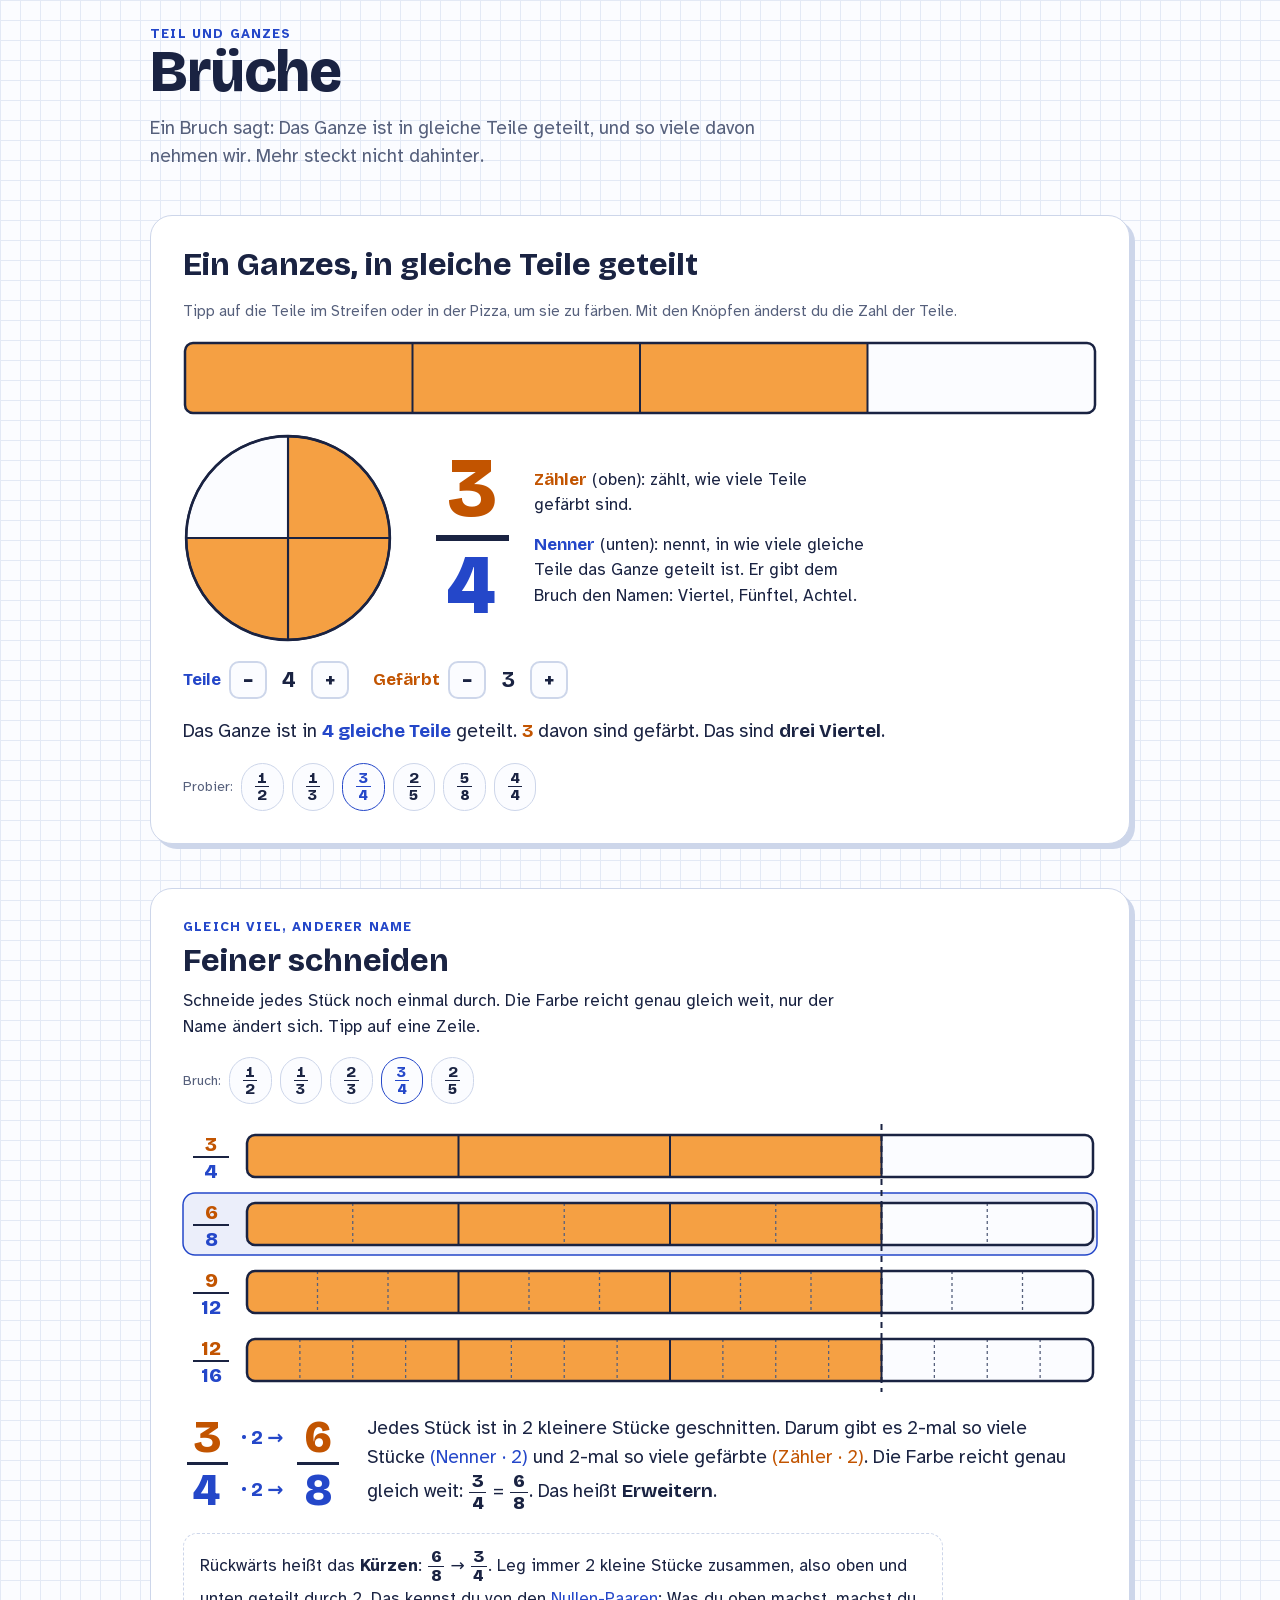
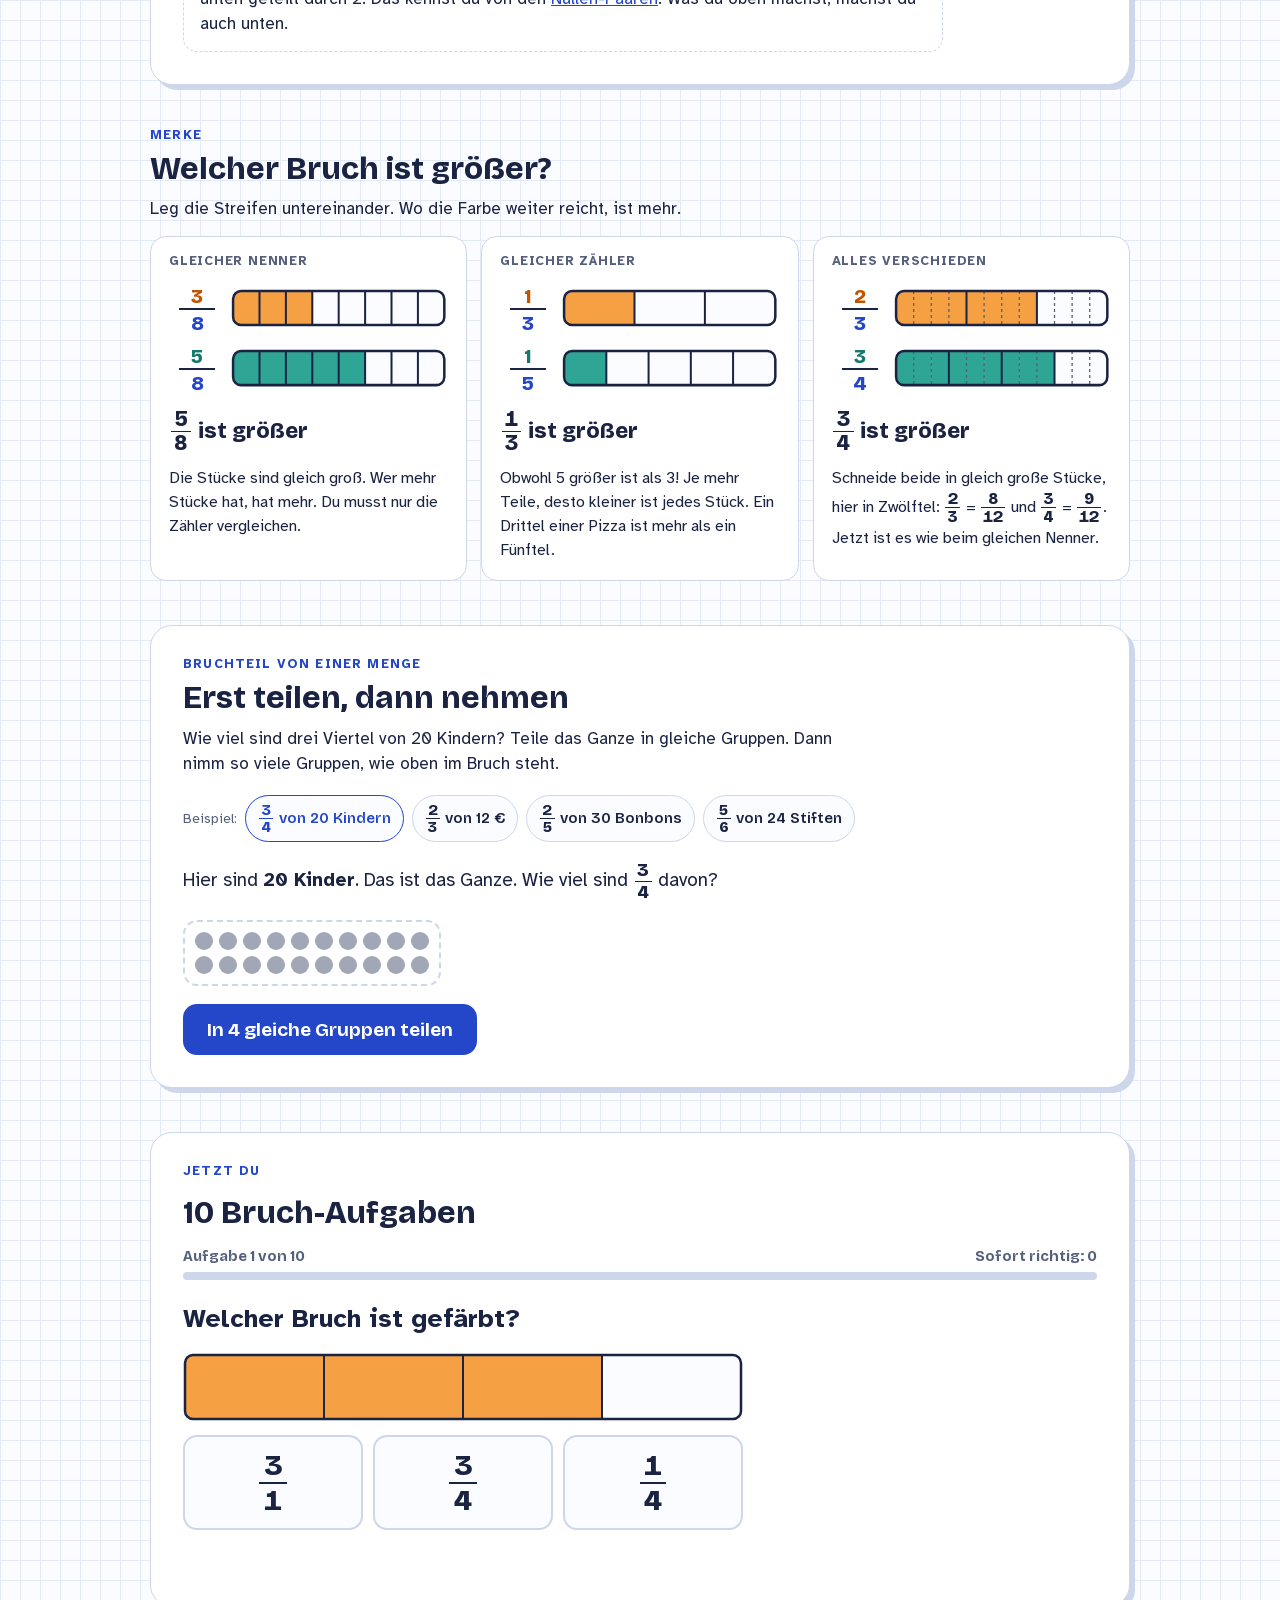
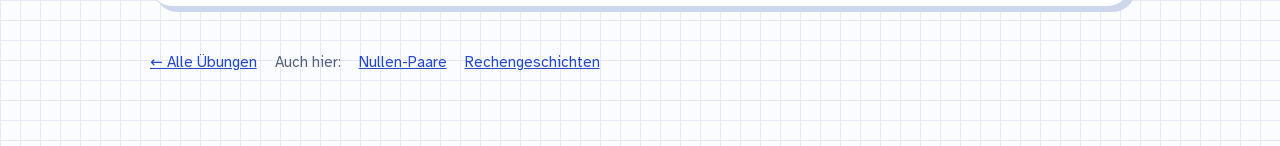
<file: brueche.html>
<!doctype html>
<html lang="de">
<head>
<meta charset="utf-8">
<meta name="viewport" content="width=device-width, initial-scale=1, viewport-fit=cover">
<title>Brüche</title>
<link rel="stylesheet" href="fonts/fonts.css">
<style>
/* Layout: same Karopapier world. Hero = tappable strip + pizza with Zähler/Nenner; then same amount with finer cuts (erweitern/kürzen); which is bigger; a fraction of an amount; a 10-task round. */
:root{
  --paper:#fbfcff; --grid:#e3e9f5; --ink:#1a2342; --ink-soft:#56607c;
  --pen:#2447c9; --pen-ink:#ffffff; --card:#ffffff; --line:#cdd6ea;
  --fill:#f5a043; --fill2:#2fa595; --zc:#c25400; --z2c:#16796d; --nc:#2447c9;
  --ok:#1f8a4c; --no:#c2410c;
  --display:"Bricolage Grotesque","Avenir Next","Trebuchet MS",system-ui,sans-serif;
  --body:"Atkinson Hyperlegible","Segoe UI",system-ui,sans-serif;
}
@media (prefers-color-scheme: dark){
  :root:not([data-theme="light"]){
    --paper:#17241e; --grid:#20322a; --ink:#eef4ef; --ink-soft:#a7b8ae;
    --pen:#9db8ff; --pen-ink:#0f1830; --card:#1e2f27; --line:#33493e;
    --fill:#f5b45a; --fill2:#3cc2b2; --zc:#ffb35c; --z2c:#5fd8c8; --nc:#9db8ff;
    --ok:#5fd08d; --no:#ff9a62; color-scheme:dark;
  }
}
:root[data-theme="dark"]{
  --paper:#17241e; --grid:#20322a; --ink:#eef4ef; --ink-soft:#a7b8ae;
  --pen:#9db8ff; --pen-ink:#0f1830; --card:#1e2f27; --line:#33493e;
  --fill:#f5b45a; --fill2:#3cc2b2; --zc:#ffb35c; --z2c:#5fd8c8; --nc:#9db8ff;
  --ok:#5fd08d; --no:#ff9a62; color-scheme:dark;
}
body{
  margin:0; background-color:var(--paper);
  background-image:linear-gradient(var(--grid) 1px,transparent 1px),linear-gradient(90deg,var(--grid) 1px,transparent 1px);
  background-size:20px 20px;
  color:var(--ink); font-family:var(--body); font-size:17px; line-height:1.5;
}
[hidden]{display:none!important}
.wrap{
  max-width:980px; margin:0 auto; display:grid; gap:44px;
  padding-block:28px 72px;
  padding-left:max(16px,env(safe-area-inset-left,0px));
  padding-right:max(16px,env(safe-area-inset-right,0px));
}
h1,h2,h3{font-family:var(--display); text-wrap:balance; margin:0; line-height:1.08}
h1{font-size:clamp(38px,7vw,58px); font-weight:800; letter-spacing:-.02em}
h2{font-size:clamp(24px,4vw,32px); font-weight:750}
h3{font-size:20px; font-weight:750}
p{margin:0}
a{color:var(--pen)}
.lede{font-size:19px; color:var(--ink-soft); max-width:52ch; margin-top:10px}
.eyebrow{font:700 13px/1 var(--body); letter-spacing:.09em; text-transform:uppercase; color:var(--pen)}
.sec-head{display:grid; gap:10px; max-width:62ch}
.card{
  background:var(--card); border:1.5px solid var(--line); border-radius:22px;
  box-shadow:5px 5px 0 var(--line); padding:clamp(18px,3.5vw,32px); min-width:0;
  display:grid; gap:18px;
}
.hint-line{color:var(--ink-soft); font-size:15px}
.zc{color:var(--zc)} .nc{color:var(--nc)} .z2c{color:var(--z2c)}

/* stacked fraction */
.fr{
  display:inline-grid; vertical-align:middle; text-align:center; margin:0 .08em;
  font:800 1em/1.08 var(--display); font-variant-numeric:tabular-nums;
}
.fr>span{padding:0 .14em}
.fr>.n{border-top:.08em solid currentColor}
.fr.col .z{color:var(--zc)} .fr.col .n{color:var(--nc); border-top-color:var(--ink)}
.fr.big{font-size:clamp(58px,10vw,84px)}
.fr.mid{font-size:clamp(34px,6vw,46px)}
.fr input{
  font:inherit; color:var(--pen); width:2.2ch; text-align:center; padding:0 4px; margin:2px 0 4px;
  background:var(--paper); border:2.5px solid var(--line); border-radius:10px; outline:none;
}
.fr input:focus-visible{border-color:var(--pen)}

/* pieces (strip, pie, stack) */
.pcs{display:block; width:100%; height:auto; overflow:visible}
.pcs .pc{fill:var(--paper); transition:fill .15s}
.pcs .pc.on{fill:var(--fill)}
.pcs .c2 .pc.on,.pcs .pc.on.c2{fill:var(--fill2)}
.pcs .sep{stroke:var(--ink); stroke-width:2}
.pcs .sub{stroke:var(--ink-soft); stroke-width:1.3; stroke-dasharray:3 3}
.pcs .frame{fill:none; stroke:var(--ink); stroke-width:2.5}
.pie .pc{stroke:var(--ink); stroke-width:2; stroke-linejoin:round}
.pcs .tap{cursor:pointer}
.pcs .tap:not(.on):hover{fill:color-mix(in srgb,var(--fill) 30%,var(--paper))}
.pcs .tap:focus{outline:none}
.pcs .tap:focus-visible{stroke:var(--pen); stroke-width:4}
.pcs .ft{font-family:var(--display); font-weight:800; font-size:20px; text-anchor:middle; fill:var(--zc)}
.pcs .ft.n{fill:var(--nc)}
.pcs .c2 .ft{fill:var(--z2c)} .pcs .c2 .ft.n{fill:var(--nc)}
.pcs .fl{stroke:var(--ink); stroke-width:2}
.pcs .rowsel{fill:color-mix(in srgb,var(--pen) 9%,transparent); stroke:var(--pen); stroke-width:1.5}
.pcs .row{cursor:pointer}
.pcs .row:hover .rowbg{fill:color-mix(in srgb,var(--pen) 5%,transparent)}
.pcs .rowbg{fill:transparent}
.pcs .guide{stroke:var(--ink); stroke-width:2; stroke-dasharray:6 5}

/* hero */
.hero-row{display:grid; grid-template-columns:clamp(130px,30vw,210px) minmax(0,1fr); gap:clamp(16px,4vw,36px); align-items:center}
.fx{display:flex; align-items:center; gap:18px; flex-wrap:wrap}
.lbls{display:grid; gap:14px; font-size:17px; max-width:30ch}
.lbls b{font-family:var(--display)}
.ctl{display:flex; flex-wrap:wrap; gap:12px 24px; align-items:center}
.stepper{display:flex; align-items:center; gap:8px; font:700 17px/1 var(--display)}
.stepper button{
  width:38px; height:38px; border-radius:10px; border:2px solid var(--line); background:var(--paper);
  color:var(--ink); font:800 20px/1 var(--display); cursor:pointer;
}
.stepper button:hover{border-color:var(--pen)}
.stepper .v{min-width:2ch; text-align:center; font-size:22px; font-variant-numeric:tabular-nums}
.chips{display:flex; flex-wrap:wrap; gap:8px; align-items:center}
.chips .lbl{font-size:14px; color:var(--ink-soft)}
.chip{
  font:600 15px/1 var(--display); color:var(--ink); background:var(--paper);
  border:1.5px solid var(--line); border-radius:999px; padding:6px 12px; cursor:pointer;
}
.chip .fr{font-size:15px}
.chip:hover,.chip.sel{border-color:var(--pen); color:var(--pen)}
.out{font-size:19px; max-width:60ch}
.out b{font-family:var(--display)}

/* same amount */
.eqx{display:flex; align-items:stretch; gap:10px; font-size:clamp(34px,6vw,46px)}
.eqx .arr{display:grid; grid-template-rows:1fr 1fr; align-items:center; font:750 .42em/1 var(--display); color:var(--pen); white-space:nowrap}
.eqx .eq{align-self:center; font:800 1em/1 var(--display)}
.eq-wrap{display:grid; grid-template-columns:auto minmax(0,1fr); gap:24px; align-items:center}
.box{border:1.5px dashed var(--line); border-radius:14px; padding:14px 16px; font-size:17px; max-width:66ch}

/* compare */
.rules{display:grid; grid-template-columns:repeat(3,minmax(0,1fr)); gap:14px; margin-top:14px}
.rule{background:var(--card); border:1.5px solid var(--line); border-radius:16px; padding:18px; display:grid; gap:10px; align-content:start; min-width:0}
.rule .kind{font:700 13px/1 var(--body); letter-spacing:.06em; text-transform:uppercase; color:var(--ink-soft)}
.rule .verdict{font:800 22px/1.2 var(--display)}
.rule p{font-size:16px}

/* part of an amount */
.groups{display:flex; flex-wrap:wrap; gap:12px; align-items:flex-start}
.grp{
  display:grid; gap:6px; justify-items:center; padding:10px; border-radius:14px;
  border:2px dashed var(--line); transition:background .25s,border-color .25s;
}
.grp .dots{display:grid; grid-template-columns:repeat(var(--cols,5),18px); gap:6px}
.grp i{width:18px; height:18px; border-radius:50%; background:var(--ink-soft); opacity:.55; transition:background .25s,opacity .25s; animation:pop .3s both}
.grp.on{border-style:solid; border-color:var(--fill); background:color-mix(in srgb,var(--fill) 16%,transparent)}
.grp.on i{background:var(--fill); opacity:1}
.grp .gl{font-size:15px; color:var(--ink-soft)}
@keyframes pop{from{transform:scale(.4); opacity:0}}
.steps-out{display:grid; gap:6px; font-size:19px}
.calc-line{font:750 clamp(22px,3.6vw,30px)/1.25 var(--display); font-variant-numeric:tabular-nums}

/* trainer */
.qtop{display:flex; justify-content:space-between; gap:12px; flex-wrap:wrap; font:700 15px/1 var(--display); color:var(--ink-soft)}
.bar-p{height:8px; border-radius:99px; background:var(--line); overflow:hidden; margin-top:8px}
.bar-p i{display:block; height:100%; width:0; background:var(--pen); border-radius:99px; transition:width .3s}
.task{font-size:clamp(21px,3vw,26px); line-height:1.6; max-width:42ch; font-weight:700}
.qpic{max-width:560px}
.qpic.pie{max-width:190px}
.ops{display:grid; grid-template-columns:repeat(3,minmax(0,1fr)); gap:10px; max-width:560px}
.op{
  font:750 clamp(20px,3vw,26px)/1.2 var(--display); font-variant-numeric:tabular-nums;
  padding:12px; border-radius:14px; border:2px solid var(--line); background:var(--paper); color:var(--ink); cursor:pointer;
}
.op .fr{font-size:1.15em}
.op:hover{border-color:var(--pen)}
.op.right{border-color:var(--ok); background:color-mix(in srgb,var(--ok) 14%,var(--card)); color:var(--ok)}
.op.wrong{border-color:var(--no); color:var(--no); opacity:.7}
.op:disabled{cursor:default}
.say{font-size:19px; min-height:1.6em; max-width:62ch}
.say.ok{color:var(--ok)} .say.no{color:var(--no)}
.say .fr{font-size:.9em}
.calc{display:flex; flex-wrap:wrap; align-items:center; gap:.3em; font:750 clamp(26px,5vw,40px)/1.2 var(--display); font-variant-numeric:tabular-nums}
.calc>input{
  font:inherit; color:var(--pen); width:3.2ch; text-align:center; padding:0 6px;
  background:var(--paper); border:2.5px solid var(--line); border-radius:12px; outline:none;
}
.calc>input:focus-visible{border-color:var(--pen)}
.calc .unit{color:var(--ink-soft); font-size:.7em}
.done{font:750 clamp(26px,5vw,38px)/1.15 var(--display)}
.stage{display:grid; gap:14px}
.controls{display:flex; flex-wrap:wrap; gap:10px; align-items:center}
/* Pulsing ring on the button that reveals the next step. */
.nudge:not(:disabled){animation:nudge 1.8s ease-out infinite}
@keyframes nudge{0%{box-shadow:0 0 0 0 color-mix(in srgb,var(--pen) 55%,transparent)}70%,100%{box-shadow:0 0 0 12px color-mix(in srgb,var(--pen) 0%,transparent)}}
.btn{
  font:700 19px/1 var(--display); border-radius:14px; padding:14px 22px; cursor:pointer;
  border:2px solid var(--pen); background:var(--pen); color:var(--pen-ink);
}
.btn:hover{filter:brightness(1.08)}
.btn.ghost{background:transparent; color:var(--pen)}
.btn:focus-visible,.chip:focus-visible,.op:focus-visible,.stepper button:focus-visible{outline:3px solid var(--pen); outline-offset:2px}

footer{color:var(--ink-soft); font-size:15px; display:flex; flex-wrap:wrap; gap:6px 18px}

@media (max-width:760px){
  .rules{grid-template-columns:minmax(0,1fr)}
  .eq-wrap{grid-template-columns:minmax(0,1fr)}
}
@media (max-width:640px){
  .ops{grid-template-columns:minmax(0,1fr)}
  .btn{font-size:17px; padding:12px 18px}
}
@media (prefers-reduced-motion:reduce){
  *{transition:none!important; animation:none!important}
}
</style>
</head>
<body>
<main class="wrap">
  <header>
    <div class="eyebrow">Teil und Ganzes</div>
    <h1>Brüche</h1>
    <p class="lede">Ein Bruch sagt: Das Ganze ist in gleiche Teile geteilt, und so viele davon nehmen wir. Mehr steckt nicht dahinter.</p>
  </header>

  <section class="card" aria-labelledby="hero-title">
    <h2 id="hero-title">Ein Ganzes, in gleiche Teile geteilt</h2>
    <p class="hint-line">Tipp auf die Teile im Streifen oder in der Pizza, um sie zu färben. Mit den Knöpfen änderst du die Zahl der Teile.</p>
    <div id="h-bar"></div>
    <div class="hero-row">
      <div id="h-pie"></div>
      <div class="fx">
        <div id="h-frac"></div>
        <div class="lbls">
          <p><b class="zc">Zähler</b> (oben): zählt, wie viele Teile gefärbt sind.</p>
          <p><b class="nc">Nenner</b> (unten): nennt, in wie viele gleiche Teile das Ganze geteilt ist. Er gibt dem Bruch den Namen: Viertel, Fünftel, Achtel.</p>
        </div>
      </div>
    </div>
    <div class="ctl">
      <div class="stepper"><span class="nc">Teile</span><button type="button" data-h="n" data-d="-1" aria-label="ein Teil weniger">−</button><span class="v" id="h-n"></span><button type="button" data-h="n" data-d="1" aria-label="ein Teil mehr">+</button></div>
      <div class="stepper"><span class="zc">Gefärbt</span><button type="button" data-h="a" data-d="-1" aria-label="ein gefärbtes Teil weniger">−</button><span class="v" id="h-a"></span><button type="button" data-h="a" data-d="1" aria-label="ein gefärbtes Teil mehr">+</button></div>
    </div>
    <p class="out" id="h-out" aria-live="polite"></p>
    <div class="chips" id="h-chips"><span class="lbl">Probier:</span></div>
  </section>

  <section class="card" aria-labelledby="eq-title">
    <div class="sec-head">
      <div class="eyebrow">Gleich viel, anderer Name</div>
      <h2 id="eq-title">Feiner schneiden</h2>
      <p>Schneide jedes Stück noch einmal durch. Die Farbe reicht genau gleich weit, nur der Name ändert sich. Tipp auf eine Zeile.</p>
    </div>
    <div class="chips" id="e-chips"><span class="lbl">Bruch:</span></div>
    <div id="e-stack"></div>
    <div class="eq-wrap">
      <div id="e-eq"></div>
      <p class="out" id="e-out" aria-live="polite"></p>
    </div>
    <p class="box" id="e-back"></p>
  </section>

  <section aria-labelledby="cmp-title">
    <div class="sec-head">
      <div class="eyebrow">Merke</div>
      <h2 id="cmp-title">Welcher Bruch ist größer?</h2>
      <p>Leg die Streifen untereinander. Wo die Farbe weiter reicht, ist mehr.</p>
    </div>
    <div class="rules" id="cmp-rules"></div>
  </section>

  <section class="card" aria-labelledby="part-title">
    <div class="sec-head">
      <div class="eyebrow">Bruchteil von einer Menge</div>
      <h2 id="part-title">Erst teilen, dann nehmen</h2>
      <p>Wie viel sind drei Viertel von 20 Kindern? Teile das Ganze in gleiche Gruppen. Dann nimm so viele Gruppen, wie oben im Bruch steht.</p>
    </div>
    <div class="chips" id="p-chips"><span class="lbl">Beispiel:</span></div>
    <div class="steps-out" id="p-out" aria-live="polite"></div>
    <div id="p-dots"></div>
    <div class="controls"><button class="btn" type="button" id="p-next"></button></div>
  </section>

  <section class="card" aria-labelledby="q-title">
    <div class="eyebrow">Jetzt du</div>
    <h2 id="q-title">10 Bruch-Aufgaben</h2>
    <div>
      <div class="qtop"><span id="qpos"></span><span id="qscore"></span></div>
      <div class="bar-p"><i id="qbar"></i></div>
    </div>
    <div id="qbody" class="stage"></div>
  </section>

  <footer>
    <a href="index.html">← Alle Übungen</a>
    <span>Auch hier:</span>
    <a href="nullen-paare.html">Nullen-Paare</a>
    <a href="rechengeschichten.html">Rechengeschichten</a>
  </footer>
</main>

<script>
(() => {
  const $ = s => document.querySelector(s);
  const rint = (lo, hi) => lo + Math.floor(Math.random() * (hi - lo + 1));
  const pick = arr => arr[Math.floor(Math.random() * arr.length)];
  const shuffle = arr => { const a = arr.slice(); for (let i = a.length - 1; i > 0; i--){ const j = Math.floor(Math.random() * (i + 1)); [a[i], a[j]] = [a[j], a[i]]; } return a; };
  const clamp = (v, lo, hi) => Math.max(lo, Math.min(hi, v));
  const gcd = (a, b) => b ? gcd(b, a % b) : a;
  const lcm = (a, b) => a / gcd(a, b) * b;
  const wOf = el => Math.max(260, Math.round((el && el.clientWidth) || 600));

  const NAMES = {2:'Halbe', 3:'Drittel', 4:'Viertel', 5:'Fünftel', 6:'Sechstel', 7:'Siebtel', 8:'Achtel', 9:'Neuntel', 10:'Zehntel', 11:'Elftel', 12:'Zwölftel'};
  const WORDS = ['null', 'ein', 'zwei', 'drei', 'vier', 'fünf', 'sechs', 'sieben', 'acht', 'neun', 'zehn', 'elf', 'zwölf'];
  const fname = (a, b) => b === 2 && a === 1 ? 'ein Halb' : `${WORDS[a]} ${NAMES[b]}`;
  const cap = s => s.charAt(0).toUpperCase() + s.slice(1);
  const F = (a, b, cls = '') => `<span class="fr${cls ? ' ' + cls : ''}"><span class="z">${a}</span><span class="n">${b}</span></span>`;
  const toOn = (n, on) => Array.isArray(on) ? on : Array.from({length:n}, (_, i) => i < on);

  // ---------- drawing ----------
  let uid = 0;
  // strip at (x, y), n small pieces, thick line every g pieces
  function barG({n, on, g = 1, x = 2, y = 2, w, h, tap = false, cls = ''}){
    const o = toOn(n, on), pw = w / n, id = `cp${++uid}`;
    let s = `<g class="${cls}"><clipPath id="${id}"><rect x="${x}" y="${y}" width="${w}" height="${h}" rx="8"/></clipPath><g clip-path="url(#${id})">`;
    for (let i = 0; i < n; i++){
      s += `<rect class="pc${o[i] ? ' on' : ''}${tap ? ' tap' : ''}" x="${x + i * pw}" y="${y}" width="${pw + .5}" height="${h}"` +
           (tap ? ` data-i="${i}" tabindex="0" role="checkbox" aria-checked="${!!o[i]}" aria-label="Teil ${i + 1}"` : '') + `/>`;
    }
    for (let i = 1; i < n; i++) s += `<line class="${i % g === 0 ? 'sep' : 'sub'}" x1="${x + i * pw}" y1="${y}" x2="${x + i * pw}" y2="${y + h}"/>`;
    return s + `</g><rect class="frame" x="${x}" y="${y}" width="${w}" height="${h}" rx="8"/></g>`;
  }
  function barSVG(o){
    const W = o.W, h = o.h || 64;
    return `<svg class="pcs" viewBox="0 0 ${W} ${h + 4}" width="${W}" height="${h + 4}">${barG({...o, x:2, y:2, w:W - 4, h})}</svg>`;
  }
  function pieSVG({n, on, tap = false}){
    const o = toOn(n, on), S = 200, c = S / 2, r = S / 2 - 3;
    let s = '';
    if (n === 1){
      s = `<circle class="pc${o[0] ? ' on' : ''}${tap ? ' tap' : ''}" cx="${c}" cy="${c}" r="${r}"${tap ? ' data-i="0" tabindex="0" role="checkbox" aria-label="Teil 1"' : ''}/>`;
    } else {
      for (let i = 0; i < n; i++){
        const a0 = i / n * 2 * Math.PI - Math.PI / 2, a1 = (i + 1) / n * 2 * Math.PI - Math.PI / 2;
        const p = a => `${(c + r * Math.cos(a)).toFixed(2)} ${(c + r * Math.sin(a)).toFixed(2)}`;
        s += `<path class="pc${o[i] ? ' on' : ''}${tap ? ' tap' : ''}" d="M${c} ${c}L${p(a0)}A${r} ${r} 0 ${a1 - a0 > Math.PI ? 1 : 0} 1 ${p(a1)}Z"` +
             (tap ? ` data-i="${i}" tabindex="0" role="checkbox" aria-checked="${!!o[i]}" aria-label="Teil ${i + 1}"` : '') + `/>`;
      }
    }
    s += `<circle class="frame" cx="${c}" cy="${c}" r="${r}"/>`;
    return `<svg class="pcs pie" viewBox="0 0 ${S} ${S}" width="${S}" height="${S}">${s}</svg>`;
  }
  // rows of strips with a fraction label on the left. row: {a, n, g, label:[z, n], cls}
  function stackSVG(rows, W, opt = {}){
    const labW = 64, bh = opt.bh || 42, rowH = bh + 26, x0 = labW, bw = W - labW - 4, H = rows.length * rowH;
    let s = '';
    rows.forEach((r, i) => {
      const y = i * rowH + 13, lab = r.label || [r.a, r.n], cy = y + bh / 2;
      let g = '';
      if (opt.tapRows) g += `<rect class="${opt.sel === i ? 'rowsel' : 'rowbg'}" x="0" y="${y - 10}" width="${W}" height="${bh + 20}" rx="12"/>`;
      g += `<text class="ft" x="${labW / 2 - 4}" y="${cy - 5}">${lab[0]}</text><line class="fl" x1="${labW / 2 - 22}" y1="${cy + 1}" x2="${labW / 2 + 14}" y2="${cy + 1}"/>` +
           `<text class="ft n" x="${labW / 2 - 4}" y="${cy + 22}">${lab[1]}</text>`;
      g += barG({n:r.n, on:r.a, g:r.g || 1, x:x0, y, w:bw, h:bh});
      s += `<g class="${opt.tapRows ? 'row ' : ''}${r.cls || ''}"${opt.tapRows ? ` data-k="${i}" tabindex="0" role="button" aria-label="Zeile ${i + 1}: ${lab[0]} von ${lab[1]}"` : ''}>${g}</g>`;
    });
    (opt.guides || []).forEach(f => { s += `<line class="guide" x1="${x0 + f * bw}" y1="2" x2="${x0 + f * bw}" y2="${H - 2}"/>`; });
    return `<svg class="pcs" viewBox="0 0 ${W} ${H}" width="${W}" height="${H}">${s}</svg>`;
  }
  // tap/keyboard on pieces inside el; cb(i)
  function tappable(el, cb){
    el.addEventListener('click', e => { const t = e.target.closest('[data-i]'); if (t) cb(+t.getAttribute('data-i')); });
    el.addEventListener('keydown', e => {
      const t = e.target.closest('[data-i]');
      if (t && (e.key === 'Enter' || e.key === ' ')){ e.preventDefault(); cb(+t.getAttribute('data-i')); }
    });
  }
  const refocus = (el, i) => { const t = el.querySelector(`[data-i="${i}"]`); if (t && t.focus) t.focus({preventScroll:true}); };

  // ---------- hero ----------
  const H = {n:4, on:[true, true, true, false]};
  function heroDraw(){
    const n = H.n, a = H.on.filter(Boolean).length;
    $('#h-n').textContent = n; $('#h-a').textContent = a;
    $('#h-bar').innerHTML = barSVG({n, on:H.on, W:wOf($('#h-bar')), h:70, tap:true});
    $('#h-pie').innerHTML = pieSVG({n, on:H.on, tap:true});
    $('#h-frac').innerHTML = F(a, n, 'big col');
    let t;
    if (a === 0) t = `Noch nichts gefärbt: ${F(0, n)} ist null. Tipp auf ein Teil.`;
    else if (a === n) t = `Alle ${n} Teile sind gefärbt. ${F(n, n)} ist <b>ein Ganzes</b>, also 1.`;
    else t = `Das Ganze ist in <b class="nc">${n} gleiche Teile</b> geteilt. <b class="zc">${a}</b> davon ${a === 1 ? 'ist' : 'sind'} gefärbt. Das ${a === 1 ? 'ist' : 'sind'} <b>${fname(a, n)}</b>.`;
    $('#h-out').innerHTML = t;
    document.querySelectorAll('#h-chips .chip').forEach(c => c.classList.toggle('sel', +c.dataset.a === a && +c.dataset.b === n && H.on.slice(0, a).every(Boolean)));
  }
  function heroSet(n, a){ H.n = n; H.on = Array.from({length:n}, (_, i) => i < a); heroDraw(); }
  function heroTap(i){ H.on[i] = !H.on[i]; heroDraw(); }
  tappable($('#h-bar'), i => { heroTap(i); refocus($('#h-bar'), i); });
  tappable($('#h-pie'), i => { heroTap(i); refocus($('#h-pie'), i); });
  document.querySelectorAll('[data-h]').forEach(b => b.addEventListener('click', () => {
    const d = +b.dataset.d, a = H.on.filter(Boolean).length;
    if (b.dataset.h === 'n'){ const n = clamp(H.n + d, 2, 12); heroSet(n, Math.min(a, n)); }
    else heroSet(H.n, clamp(a + d, 0, H.n));
  }));
  [[1, 2], [1, 3], [3, 4], [2, 5], [5, 8], [4, 4]].forEach(([a, b]) => {
    const c = document.createElement('button');
    c.type = 'button'; c.className = 'chip'; c.dataset.a = a; c.dataset.b = b; c.innerHTML = F(a, b);
    c.setAttribute('aria-label', fname(a, b));
    c.addEventListener('click', () => heroSet(b, a));
    $('#h-chips').appendChild(c);
  });

  // ---------- same amount, finer cuts ----------
  const E = {a:3, b:4, k:2};
  function eqDraw(){
    const {a, b, k} = E, el = $('#e-stack');
    const rows = [1, 2, 3, 4].map(m => ({a:a * m, n:b * m, g:m}));
    el.innerHTML = stackSVG(rows, wOf(el), {sel:k - 1, tapRows:true, guides:[a / b]});
    if (k === 1){
      $('#e-eq').innerHTML = F(a, b, 'mid col');
      $('#e-out').innerHTML = `Das ist ${F(a, b)}. Tipp auf eine andere Zeile: Dort ist jedes Stück noch einmal geschnitten.`;
      $('#e-back').hidden = true;
    } else {
      $('#e-eq').innerHTML = `<div class="eqx">${F(a, b, 'col')}<span class="arr"><span>· ${k} →</span><span>· ${k} →</span></span>${F(a * k, b * k, 'col')}</div>`;
      $('#e-out').innerHTML = `Jedes Stück ist in ${k} kleinere Stücke geschnitten. Darum gibt es ${k}-mal so viele Stücke <span class="nc">(Nenner · ${k})</span> und ${k}-mal so viele gefärbte <span class="zc">(Zähler · ${k})</span>. Die Farbe reicht genau gleich weit: ${F(a, b)} = ${F(a * k, b * k)}. Das heißt <b>Erweitern</b>.`;
      $('#e-back').hidden = false;
      $('#e-back').innerHTML = `Rückwärts heißt das <b>Kürzen</b>: ${F(a * k, b * k)} → ${F(a, b)}. Leg immer ${k} kleine Stücke zusammen, also oben und unten geteilt durch ${k}. Das kennst du von den <a href="nullen-paare.html">Nullen-Paaren</a>: Was du oben machst, machst du auch unten.`;
    }
    document.querySelectorAll('#e-chips .chip').forEach(c => c.classList.toggle('sel', +c.dataset.a === a && +c.dataset.b === b));
  }
  const eStack = $('#e-stack');
  const eRow = e => { const t = e.target.closest('[data-k]'); if (!t) return null; return +t.getAttribute('data-k'); };
  eStack.addEventListener('click', e => { const k = eRow(e); if (k != null){ E.k = k + 1; eqDraw(); } });
  eStack.addEventListener('keydown', e => {
    const k = eRow(e);
    if (k != null && (e.key === 'Enter' || e.key === ' ')){ e.preventDefault(); E.k = k + 1; eqDraw(); const t = eStack.querySelector(`[data-k="${k}"]`); if (t && t.focus) t.focus({preventScroll:true}); }
  });
  [[1, 2], [1, 3], [2, 3], [3, 4], [2, 5]].forEach(([a, b]) => {
    const c = document.createElement('button');
    c.type = 'button'; c.className = 'chip'; c.dataset.a = a; c.dataset.b = b; c.innerHTML = F(a, b);
    c.setAttribute('aria-label', fname(a, b));
    c.addEventListener('click', () => { E.a = a; E.b = b; eqDraw(); });
    $('#e-chips').appendChild(c);
  });

  // ---------- compare ----------
  const CMP = [
    {kind:'Gleicher Nenner', rows:[{a:3, n:8}, {a:5, n:8, cls:'c2'}], verdict:`${F(5, 8)} ist größer`,
     text:'Die Stücke sind gleich groß. Wer mehr Stücke hat, hat mehr. Du musst nur die Zähler vergleichen.'},
    {kind:'Gleicher Zähler', rows:[{a:1, n:3}, {a:1, n:5, cls:'c2'}], verdict:`${F(1, 3)} ist größer`,
     text:'Obwohl 5 größer ist als 3! Je mehr Teile, desto kleiner ist jedes Stück. Ein Drittel einer Pizza ist mehr als ein Fünftel.'},
    {kind:'Alles verschieden', rows:[{a:8, n:12, g:4, label:[2, 3]}, {a:9, n:12, g:3, label:[3, 4], cls:'c2'}], verdict:`${F(3, 4)} ist größer`,
     text:`Schneide beide in gleich große Stücke, hier in Zwölftel: ${F(2, 3)} = ${F(8, 12)} und ${F(3, 4)} = ${F(9, 12)}. Jetzt ist es wie beim gleichen Nenner.`}
  ];
  $('#cmp-rules').innerHTML = CMP.map((c, i) => `<div class="rule"><div class="kind">${c.kind}</div><div class="cmp-pic" data-c="${i}"></div><div class="verdict">${c.verdict}</div><p>${c.text}</p></div>`).join('');
  function cmpDraw(){
    document.querySelectorAll('.cmp-pic').forEach(el => { el.innerHTML = stackSVG(CMP[+el.dataset.c].rows, wOf(el), {bh:34}); });
  }

  // ---------- part of an amount ----------
  const PX = [
    {a:3, b:4, N:20, u:'Kinder', d:'Kindern'},
    {a:2, b:3, N:12, u:'€', d:'€'},
    {a:2, b:5, N:30, u:'Bonbons', d:'Bonbons'},
    {a:5, b:6, N:24, u:'Stifte', d:'Stiften'}
  ];
  const P = {ex:PX[0], step:0};
  function dotsHTML(N, b, a, step){
    if (step === 0) return `<div class="groups"><div class="grp" style="--cols:${Math.min(10, N)}"><div class="dots">${'<i></i>'.repeat(N)}</div></div></div>`;
    const per = N / b, cols = per <= 5 ? per : Math.ceil(per / 2);
    let s = '';
    for (let g = 0; g < b; g++) s += `<div class="grp${step >= 2 && g < a ? ' on' : ''}" style="--cols:${cols}"><div class="dots">${'<i></i>'.repeat(per)}</div><span class="gl">${F(1, b)}</span></div>`;
    return `<div class="groups">${s}</div>`;
  }
  function partDraw(){
    const {a, b, N, u, d} = P.ex, per = N / b, ans = per * a;
    $('#p-dots').innerHTML = dotsHTML(N, b, a, P.step);
    let t = `<p>Hier sind <b>${N} ${u}</b>. Das ist das Ganze. Wie viel sind ${F(a, b)} davon?</p>`;
    if (P.step >= 1) t += `<p class="calc-line">${N} : ${b} = ${per}</p><p>${cap(fname(1, b))} sind ${per} ${u}. Das ist <b>ein Stück</b>.</p>`;
    if (P.step === 1) t += `<p class="calc-line" style="color:var(--ink-soft)">${per} · ${a} = ?</p><p class="hint-line">Du brauchst ${a} ${a === 1 ? 'Stück' : 'Stücke'}. Tipp auf „${a} ${a === 1 ? 'Gruppe' : 'Gruppen'} nehmen“.</p>`;
    if (P.step >= 2) t += `<p class="calc-line">${per} · ${a} = ${ans}</p><p>${cap(fname(a, b))} von ${N} ${d} sind <b>${ans} ${u}</b>. Erst teilen (Ganzes : Nenner), dann malnehmen (ein Stück · Zähler). Wie bei den <a href="rechengeschichten.html">Rechengeschichten</a>.</p>`;
    $('#p-out').innerHTML = t;
    $('#p-next').classList.toggle('nudge', P.step < 2);
    $('#p-next').textContent = P.step === 0 ? `In ${b} gleiche Gruppen teilen` : P.step === 1 ? `${a} ${a === 1 ? 'Gruppe' : 'Gruppen'} nehmen` : 'Nochmal';
    document.querySelectorAll('#p-chips .chip').forEach((c, i) => c.classList.toggle('sel', PX[i] === P.ex));
  }
  $('#p-next').addEventListener('click', () => { P.step = (P.step + 1) % 3; partDraw(); });
  PX.forEach(ex => {
    const c = document.createElement('button');
    c.type = 'button'; c.className = 'chip'; c.innerHTML = `${F(ex.a, ex.b)} von ${ex.N} ${ex.d}`;
    c.addEventListener('click', () => { P.ex = ex; P.step = 0; partDraw(); });
    $('#p-chips').appendChild(c);
  });

  // ---------- trainer ----------
  const ROUND = 10;
  const PART_CTX = [
    {u:'Kinder', text:(N, f) => `In einer Klasse sind ${N} Kinder. ${f} davon fahren mit dem Bus. Wie viele Kinder fahren mit dem Bus?`},
    {u:'€', text:(N, f) => `Tom hat ${N} €. Er gibt ${f} davon für ein Buch aus. Wie viel kostet das Buch?`},
    {u:'Bonbons', text:(N, f) => `In einer Tüte sind ${N} Bonbons. Mia isst ${f} davon. Wie viele Bonbons isst sie?`},
    {u:'Seiten', text:(N, f) => `Ein Buch hat ${N} Seiten. Ben hat schon ${f} davon gelesen. Wie viele Seiten sind das?`},
    {u:'Äpfel', text:(N, f) => `In einer Kiste liegen ${N} Äpfel. ${f} davon sind rot. Wie viele Äpfel sind rot?`}
  ];
  const GEN = {
    read(){ const n = rint(3, 8); let a; do { a = rint(1, n - 1); } while (a * 2 === n);
      return {type:'read', n, a, pic:pick(['bar', 'pie']), opts:shuffle([{a, b:n, ok:true}, {a:n - a, b:n, why:'white'}, {a, b:n - a, why:'rest'}])}; },
    color(){ const n = rint(3, 8), a = rint(1, n - 1); return {type:'color', n, a, pic:pick(['bar', 'pie']), on:Array(n).fill(false)}; },
    erw(){ const b = rint(2, 5), a = rint(1, b - 1), k = rint(2, b === 5 ? 3 : 4); return {type:'erw', a, b, k}; },
    kurz(){ let b, a; do { b = rint(2, 5); a = rint(1, b - 1); } while (gcd(a, b) !== 1); const k = rint(2, b === 5 ? 3 : 4); return {type:'kurz', a, b, k}; },
    cmp(kind){
      let L, R;
      if (kind === 'n'){ const n = rint(4, 10); let a1 = rint(1, n - 1), a2; do { a2 = rint(1, n - 1); } while (a2 === a1); L = [a1, n]; R = [a2, n]; }
      else if (kind === 'z'){ const a = pick([1, 1, 2]); let b1 = rint(a + 1, 8), b2; do { b2 = rint(a + 1, 8); } while (b2 === b1); L = [a, b1]; R = [a, b2]; }
      else if (kind === 'eq'){ [L, R] = shuffle(pick([[[1, 2], [3, 6]], [[2, 3], [4, 6]], [[3, 4], [6, 8]], [[1, 2], [4, 8]], [[2, 5], [4, 10]]])); }
      else { [L, R] = shuffle(pick([[[1, 2], [2, 5]], [[2, 3], [3, 4]], [[3, 4], [5, 8]], [[3, 5], [1, 2]], [[5, 6], [3, 4]], [[2, 3], [5, 6]], [[1, 2], [3, 8]]])); }
      const d = L[0] * R[1] - R[0] * L[1];
      return {type:'cmp', kind, L, R, best:d > 0 ? 0 : d < 0 ? 1 : 2, states:[]};
    },
    part(){ const b = rint(2, 6), per = rint(2, Math.min(8, Math.floor(40 / b))), c = pick(PART_CTX); let a; do { a = b === 2 ? 1 : rint(2, b - 1); } while (gcd(a, b) !== 1 && b > 3);
      return {type:'part', a, b, N:b * per, per, ctx:c}; }
  };
  let R = null;
  function newRound(){
    const mk = [GEN.read(), GEN.color(), Math.random() < .5 ? GEN.read() : GEN.color(), GEN.erw(), GEN.kurz(),
                GEN.cmp('n'), GEN.cmp('z'), GEN.cmp(Math.random() < .35 ? 'eq' : 'mix'), GEN.part(), GEN.part()];
    R = {tasks:mk.map(t => ({...t, firstOk:null, done:false, msg:'', cls:'', showPic:false})), i:0};
    render();
  }
  const cur = () => R.tasks[R.i];
  const first = (t, ok) => { if (t.firstOk === null) t.firstOk = ok; };

  function picHTML(t){
    if (t.type === 'read' || t.type === 'color') return `<div class="qpic${t.pic === 'pie' ? ' pie' : ''}" id="qpic"></div>`;
    if (t.type === 'part') return t.showPic || t.done ? `<div id="qpic">${dotsHTML(t.N, t.b, t.a, t.done ? 2 : 1)}</div>` : '';
    return `<div class="qpic" id="qpic"></div>`;
  }
  function drawPic(t, W){
    const el = $('#qpic'); if (!el) return;
    W = Math.min(560, W);
    if (t.type === 'read') el.innerHTML = t.pic === 'pie' ? pieSVG({n:t.n, on:t.a}) : barSVG({n:t.n, on:t.a, W, h:64});
    else if (t.type === 'color') el.innerHTML = t.pic === 'pie' ? pieSVG({n:t.n, on:t.on, tap:!t.done}) : barSVG({n:t.n, on:t.on, W, h:64, tap:!t.done});
    else if (t.type === 'erw'){
      const {a, b, k} = t, rows = [{a, n:b}];
      if (t.showPic || t.done) rows.push({a:a * k, n:b * k, g:k, label:[t.done ? a * k : '?', b * k], cls:'c2'});
      el.innerHTML = stackSVG(rows, W, {guides:t.showPic || t.done ? [a / b] : []});
    } else if (t.type === 'kurz'){
      const {a, b, k} = t, rows = [{a:a * k, n:b * k}];
      if (t.showPic || t.done) rows.push({a:a * k, n:b * k, g:k, label:[t.done ? a : '?', b], cls:'c2'});
      el.innerHTML = stackSVG(rows, W, {guides:t.showPic || t.done ? [a / b] : []});
    } else if (t.type === 'cmp'){
      if (!(t.showPic || t.done)){ el.innerHTML = ''; return; }
      const [L, Rr] = [t.L, t.R], d = lcm(L[1], Rr[1]), same = L[1] === Rr[1];
      const row = (f, cls) => same || t.kind === 'z' ? {a:f[0], n:f[1], cls} : {a:f[0] * d / f[1], n:d, g:d / f[1], label:f, cls};
      el.innerHTML = stackSVG([row(L, ''), row(Rr, 'c2')], W, {bh:36});
    }
  }

  function render(){
    const t = cur(), W = wOf($('#qbody'));
    let h = '';
    if (t.type === 'read'){
      h += `<p class="task">Welcher Bruch ist gefärbt?</p>${picHTML(t)}`;
      h += `<div class="ops">${t.opts.map((o, i) => `<button type="button" class="op${o.state ? ' ' + o.state : ''}" data-o="${i}"${t.done ? ' disabled' : ''} aria-label="${o.a} von ${o.b}">${F(o.a, o.b)}</button>`).join('')}</div>`;
    } else if (t.type === 'color'){
      h += `<p class="task">Färbe ${F(t.a, t.n)} ${t.pic === 'pie' ? 'von der Pizza' : 'vom Streifen'}. Tipp auf die Teile.</p>${picHTML(t)}`;
      if (!t.done) h += `<div class="controls"><button class="btn" id="qcheck" type="button">Prüfen</button></div>`;
    } else if (t.type === 'erw' || t.type === 'kurz'){
      const {a, b, k} = t, erw = t.type === 'erw';
      const left = erw ? F(a, b, 'mid') : F(a * k, b * k, 'mid'), rd = erw ? b * k : b, ans = erw ? a * k : a;
      h += `<p class="task">${erw ? 'Gleich viel, feiner geschnitten.' : 'Kürze: gleich viel, gröber geschnitten.'} Welche Zahl fehlt?</p>`;
      h += `<div class="calc">${left}<span>=</span><span class="fr mid"><span class="z"><input id="qin" inputmode="numeric" autocomplete="off" aria-label="fehlender Zähler"${t.done ? ` disabled value="${ans}"` : ''}></span><span class="n">${rd}</span></span></div>`;
      h += picHTML(t);
      if (!t.done) h += `<div class="controls"><button class="btn" id="qcheck" type="button">Prüfen</button><button class="btn ghost" id="qhint" type="button">Zeig's mir</button></div>`;
    } else if (t.type === 'cmp'){
      h += `<p class="task">Welcher Bruch ist größer?</p>`;
      h += `<div class="ops">${[t.L, t.R].map((f, i) => `<button type="button" class="op${t.states[i] ? ' ' + t.states[i] : ''}" data-o="${i}"${t.done ? ' disabled' : ''} aria-label="${f[0]} von ${f[1]}">${F(f[0], f[1])}</button>`).join('')}` +
           `<button type="button" class="op${t.states[2] ? ' ' + t.states[2] : ''}" data-o="2"${t.done ? ' disabled' : ''}>gleich groß</button></div>`;
      h += picHTML(t);
    } else if (t.type === 'part'){
      h += `<p class="task">${t.ctx.text(t.N, F(t.a, t.b))}</p>`;
      h += `<div class="calc"><input id="qin" inputmode="numeric" autocomplete="off" aria-label="Ergebnis"${t.done ? ` disabled value="${t.per * t.a}"` : ''}><span class="unit">${t.ctx.u}</span></div>`;
      h += picHTML(t);
      if (!t.done) h += `<div class="controls"><button class="btn" id="qcheck" type="button">Prüfen</button><button class="btn ghost" id="qhint" type="button">Zeig's mir</button></div>`;
    }
    h += `<p class="say ${t.cls}" id="qsay" aria-live="polite">${t.msg}</p>`;
    if (t.done) h += `<div class="controls"><button class="btn" id="qnext" type="button">${R.i + 1 < ROUND ? 'Nächste Aufgabe' : 'Fertig'}</button></div>`;
    $('#qbody').innerHTML = h;
    drawPic(t, W);
    wire(t);
    top();
  }
  function top(){
    $('#qpos').textContent = `Aufgabe ${Math.min(R.i + 1, ROUND)} von ${ROUND}`;
    $('#qscore').textContent = `Sofort richtig: ${R.tasks.filter(x => x.firstOk).length}`;
    $('#qbar').style.width = `${(R.i + (cur().done ? 1 : 0)) / ROUND * 100}%`;
  }
  function say(t, cls, msg){ t.cls = cls; t.msg = msg; const s = $('#qsay'); if (s){ s.className = `say ${cls}`; s.innerHTML = msg; } }
  function finishTask(t, msg){ t.done = true; t.cls = 'ok'; t.msg = msg; render(); const nx = $('#qnext'); if (nx) nx.focus({preventScroll:true}); }

  function wire(t){
    document.querySelectorAll('#qbody .op').forEach(b => b.addEventListener('click', () => {
      if (t.done) return;
      const i = +b.dataset.o;
      if (t.type === 'read'){
        const o = t.opts[i]; first(t, !!o.ok);
        if (o.ok){ o.state = 'right'; finishTask(t, `Genau! Das Ganze hat ${t.n} gleiche Teile, ${t.a} davon ${t.a === 1 ? 'ist' : 'sind'} gefärbt.`); return; }
        o.state = 'wrong';
        t.cls = 'no'; t.msg = o.why === 'white' ? 'Das sind die weißen Teile. Oben stehen die gefärbten Teile.' : 'Unten stehen alle Teile, in die das Ganze geteilt ist, nicht nur die weißen.';
        render();
      } else if (t.type === 'cmp'){
        first(t, i === t.best);
        t.showPic = true;
        const [L, Rr] = [t.L, t.R], d = lcm(L[1], Rr[1]);
        const conv = `${F(L[0], L[1])} = ${F(L[0] * d / L[1], d)} und ${F(Rr[0], Rr[1])} = ${F(Rr[0] * d / Rr[1], d)}`;
        if (i === t.best){
          t.states[i] = 'right';
          const why = t.kind === 'n' ? 'Gleich große Stücke: Mehr Stücke sind mehr.'
            : t.kind === 'z' ? 'Gleich viele Stücke, aber mehr Teile heißt kleinere Stücke.'
            : t.kind === 'eq' ? `Die Farbe reicht gleich weit. ${conv}.`
            : `Mit gleich großen Stücken siehst du es: ${conv}.`;
          finishTask(t, `Richtig! ${why}`);
          return;
        }
        t.states[i] = 'wrong'; t.cls = 'no';
        t.msg = t.kind === 'n' ? 'Die Stücke sind gleich groß. Zähl, wer mehr Stücke hat.'
          : t.kind === 'z' ? 'Achtung, Falle! Mehr Teile heißt kleinere Stücke. Schau auf die Streifen.'
          : t.kind === 'eq' ? 'Schau genau auf die Streifen: Wo hört die Farbe auf?'
          : `Schau auf die Streifen. Mit gleich großen Stücken: ${conv}.`;
        render();
      }
    }));
    if (t.type === 'color' && !t.done){
      const el = $('#qpic');
      tappable(el, i => { t.on[i] = !t.on[i]; drawPic(t, wOf($('#qbody'))); refocus(el, i); });
    }
    const chk = $('#qcheck'), inp = $('#qin'), hint = $('#qhint');
    if (chk) chk.addEventListener('click', () => check(t));
    if (inp && !t.done){
      inp.addEventListener('input', () => { inp.value = inp.value.replace(/\D/g, '').slice(0, 3); });
      inp.addEventListener('keydown', e => { if (e.key === 'Enter') check(t); });
    }
    if (hint) hint.addEventListener('click', () => {
      t.showPic = true; render();
      if (t.type === 'part') say(t, '', `Teile die ${t.N} ${t.ctx.u} in ${t.b} gleiche Gruppen: ${t.N} : ${t.b}. Wie viele sind dann ${t.a} Gruppen?`);
      else if (t.type === 'erw') say(t, '', `Jedes Stück ist in ${t.k} kleine Stücke geschnitten. Zähl die gefärbten kleinen Stücke.`);
      else say(t, '', `Die dicken Striche fassen je ${t.k} kleine Stücke zusammen. Zähl die gefärbten großen Stücke.`);
      const i2 = $('#qin'); if (i2) i2.focus({preventScroll:true});
    });
    const nx = $('#qnext');
    if (nx) nx.addEventListener('click', () => { R.i++; R.i < ROUND ? render() : finish(); });
  }

  function check(t){
    if (t.done) return;
    if (t.type === 'color'){
      const c = t.on.filter(Boolean).length;
      if (c === 0){ say(t, 'no', 'Tipp zuerst auf die Teile, die du färben willst.'); return; }
      first(t, c === t.a);
      if (c === t.a){ finishTask(t, `Richtig! ${t.a} von ${t.n} gleichen Teilen sind gefärbt.`); return; }
      say(t, 'no', `Du hast ${c} ${c === 1 ? 'Teil' : 'Teile'} gefärbt. Oben im Bruch steht ${t.a}: so viele Teile sollen gefärbt sein.`);
      return;
    }
    const inp = $('#qin'), v = parseInt(inp.value, 10);
    if (isNaN(v)){ say(t, 'no', 'Schreib zuerst deine Zahl ins Kästchen.'); return; }
    if (t.type === 'erw' || t.type === 'kurz'){
      const {a, b, k} = t, erw = t.type === 'erw', ans = erw ? a * k : a;
      first(t, v === ans);
      if (v === ans){
        finishTask(t, erw ? `Richtig! Unten mal ${k} (${b} · ${k} = ${b * k}), also oben auch mal ${k}: ${a} · ${k} = ${a * k}.`
                          : `Richtig! Unten durch ${k} (${b * k} : ${k} = ${b}), also oben auch durch ${k}: ${a * k} : ${k} = ${a}.`);
        return;
      }
      t.showPic = true; render();
      say(t, 'no', erw ? `Noch nicht. Unten wurde mal ${k} gerechnet (${b} · ${k} = ${b * k}). Dann muss oben auch mal ${k} gerechnet werden. Schau auf die Streifen.`
                       : `Noch nicht. Unten wurde durch ${k} geteilt (${b * k} : ${k} = ${b}). Dann oben auch durch ${k}, wie bei den Nullen-Paaren. Schau auf die Streifen.`);
      $('#qin').select();
      return;
    }
    if (t.type === 'part'){
      const ans = t.per * t.a;
      first(t, v === ans);
      if (v === ans){ finishTask(t, `Richtig! ${t.N} : ${t.b} = ${t.per}, und ${t.per} · ${t.a} = ${ans}.`); return; }
      t.showPic = true; render();
      say(t, 'no', v === t.per ? `Das ist ${fname(1, t.b)} (${t.N} : ${t.b} = ${t.per}). Gefragt sind aber ${fname(t.a, t.b)}, also ${t.a} Gruppen.`
        : v === t.N - ans ? `Das ist der Rest. Gefragt sind ${F(t.a, t.b)} von ${t.N}.`
        : `Noch nicht. Erst ${t.N} : ${t.b} rechnen, das ist eine Gruppe. Dann mal ${t.a}.`);
      $('#qin').select();
    }
  }
  function finish(){
    const ok = R.tasks.filter(x => x.firstOk).length;
    $('#qbody').innerHTML = `<p class="done">Geschafft! ${ok} von ${ROUND} Aufgaben waren sofort richtig.</p>
      <div class="controls"><button class="btn" id="again" type="button">Neue Runde</button></div>`;
    $('#qpos').textContent = `${ROUND} von ${ROUND}`; $('#qbar').style.width = '100%';
    $('#again').addEventListener('click', newRound);
  }

  // ---------- start ----------
  heroDraw(); eqDraw(); cmpDraw(); partDraw(); newRound();
  let rt = 0, lastW = innerWidth;
  addEventListener('resize', () => {
    if (innerWidth === lastW) return; lastW = innerWidth;
    clearTimeout(rt); rt = setTimeout(() => { heroDraw(); eqDraw(); cmpDraw(); if (cur()) drawPic(cur(), wOf($('#qbody'))); }, 120);
  });
})();
</script>
</body>
</html>
</file>
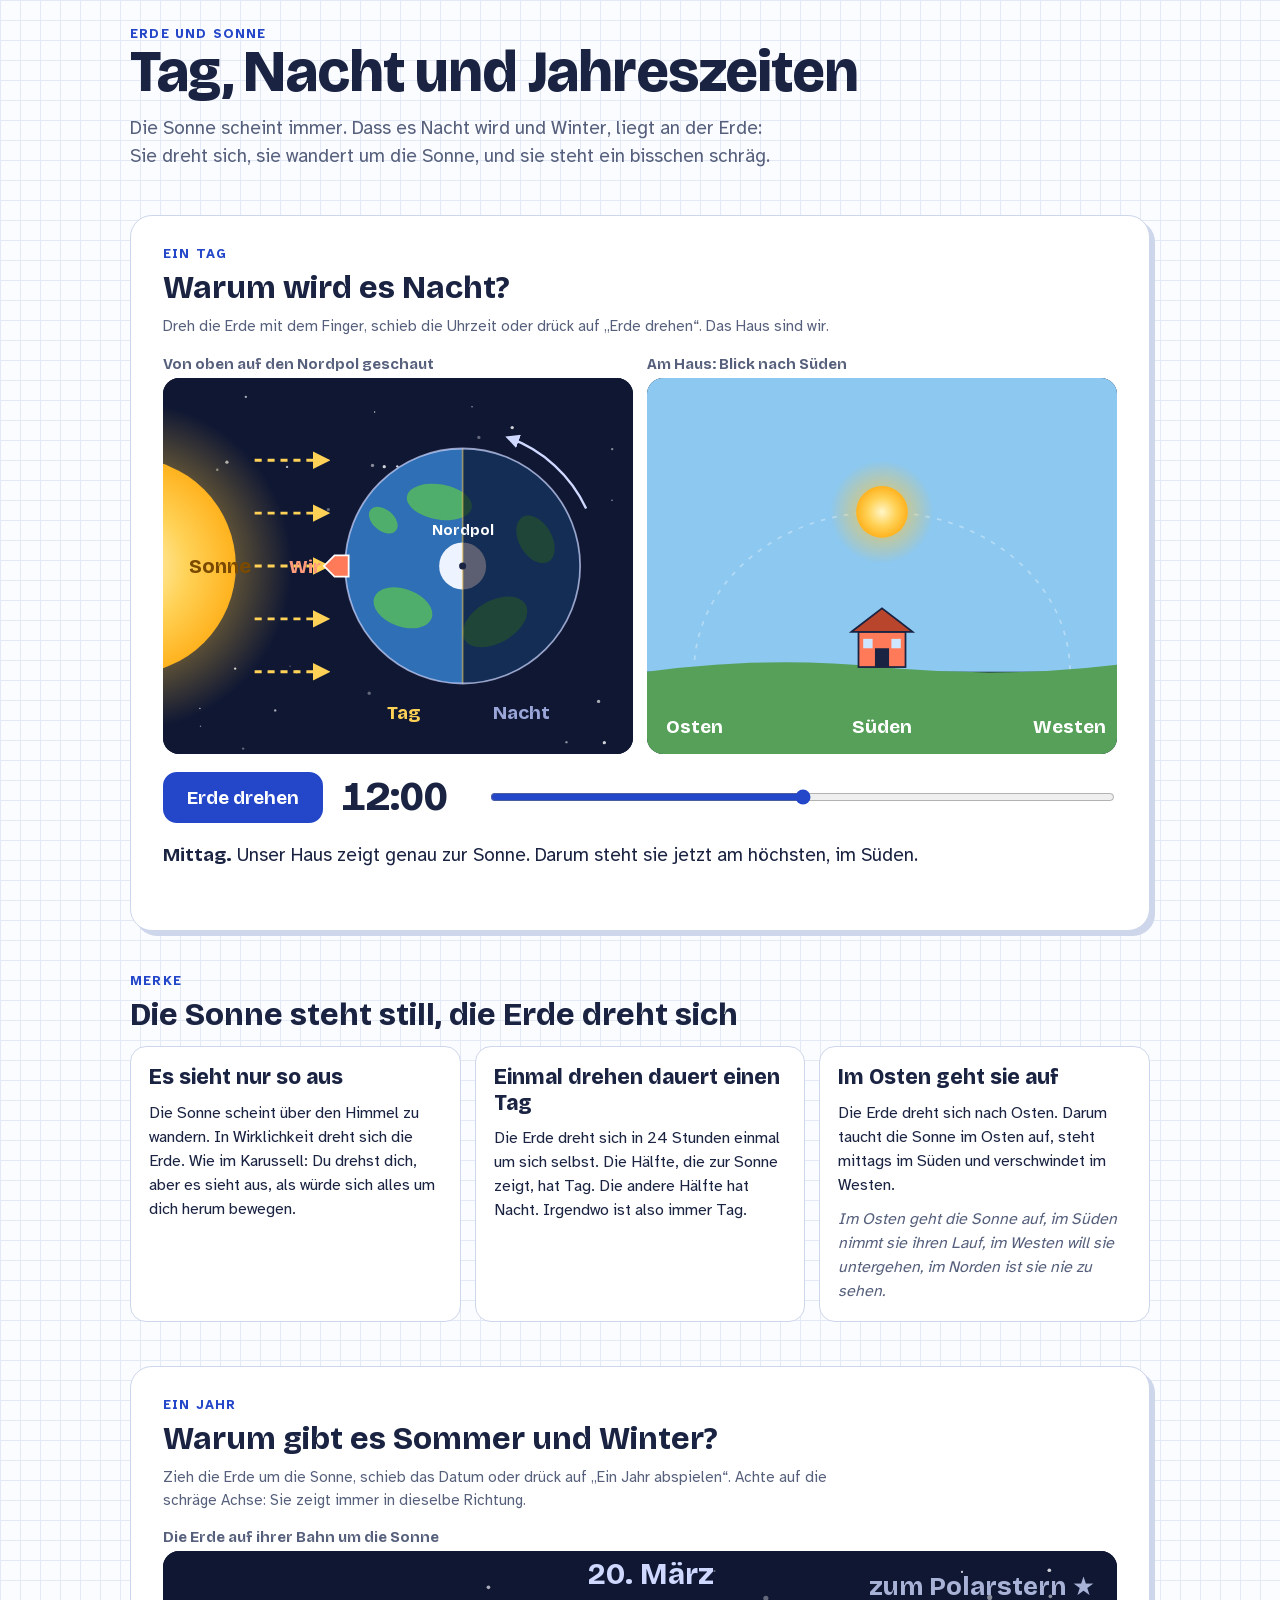
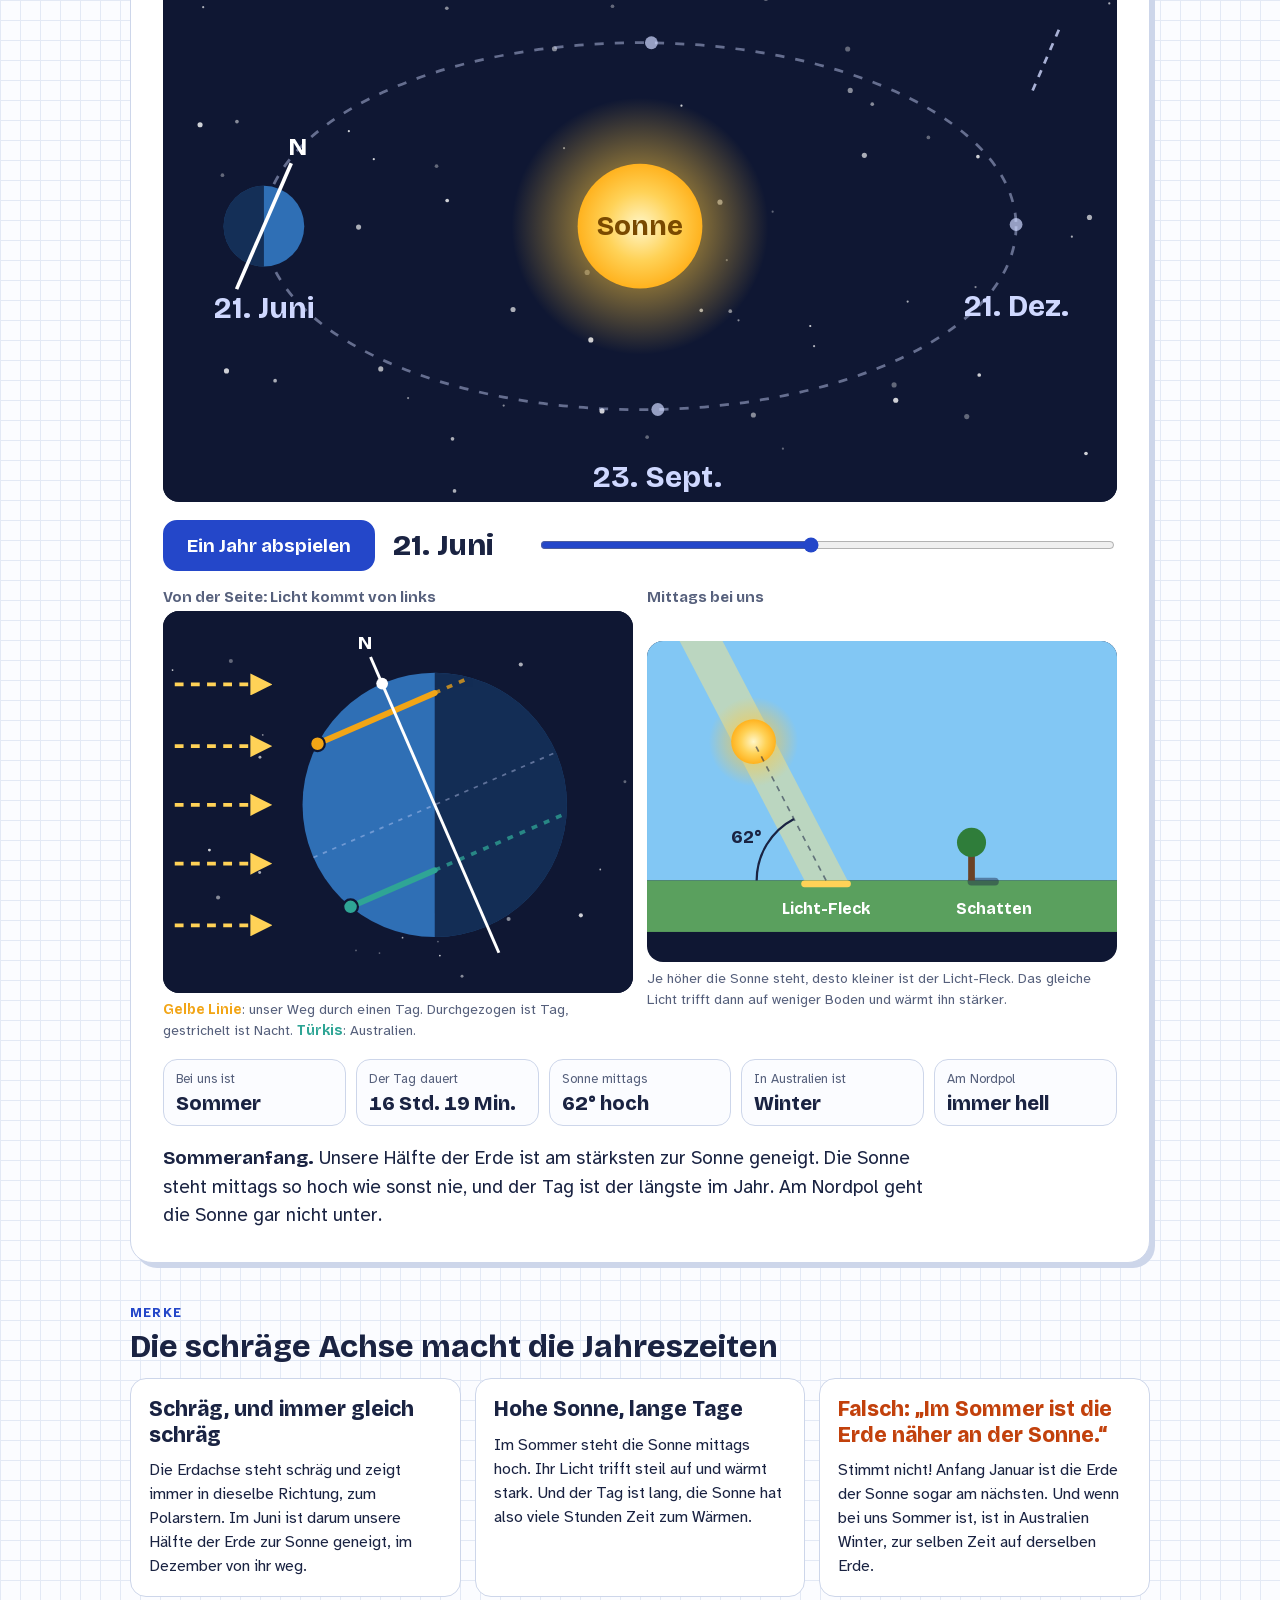
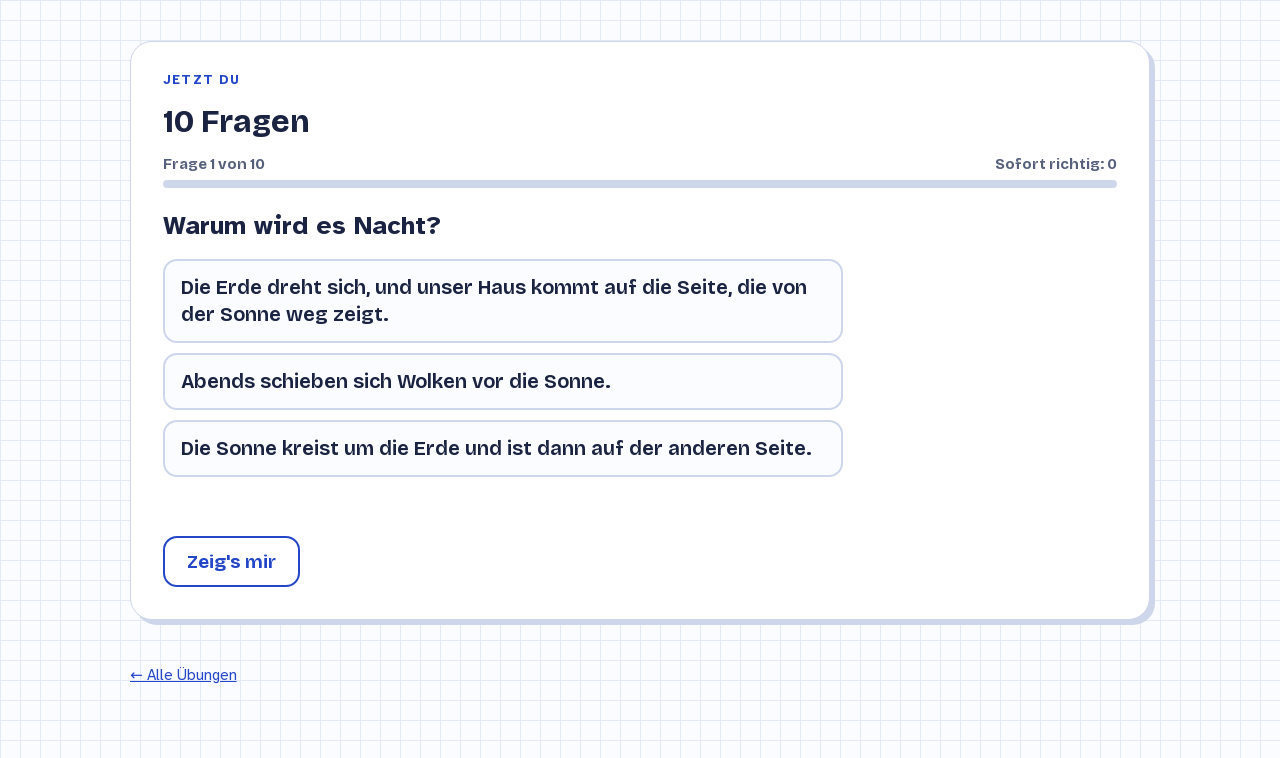
<file: erde-und-sonne.html>
<!doctype html>
<html lang="de">
<head>
<meta charset="utf-8">
<meta name="viewport" content="width=device-width, initial-scale=1, viewport-fit=cover">
<title>Erde und Sonne</title>
<link rel="stylesheet" href="fonts/fonts.css">
<style>
/* Layout: same Karopapier world. Space scenes are dark panels in both themes. Day/night (top view + sky), rule cards, seasons (orbit + side view + noon sun), myth cards, 10-question round. */
:root{
  --paper:#fbfcff; --grid:#e3e9f5; --ink:#1a2342; --ink-soft:#56607c;
  --pen:#2447c9; --pen-ink:#ffffff; --card:#ffffff; --line:#cdd6ea;
  --sun:#f2a516; --ok:#1f8a4c; --no:#c2410c;
  --space:#0f1733; --space-line:#2b3866;
  --display:"Bricolage Grotesque","Avenir Next","Trebuchet MS",system-ui,sans-serif;
  --body:"Atkinson Hyperlegible","Segoe UI",system-ui,sans-serif;
}
@media (prefers-color-scheme: dark){
  :root:not([data-theme="light"]){
    --paper:#17241e; --grid:#20322a; --ink:#eef4ef; --ink-soft:#a7b8ae;
    --pen:#9db8ff; --pen-ink:#0f1830; --card:#1e2f27; --line:#33493e;
    --sun:#f5c04a; --ok:#5fd08d; --no:#ff9a62;
    --space:#0b1128; --space-line:#2b3866; color-scheme:dark;
  }
}
:root[data-theme="dark"]{
  --paper:#17241e; --grid:#20322a; --ink:#eef4ef; --ink-soft:#a7b8ae;
  --pen:#9db8ff; --pen-ink:#0f1830; --card:#1e2f27; --line:#33493e;
  --sun:#f5c04a; --ok:#5fd08d; --no:#ff9a62;
  --space:#0b1128; --space-line:#2b3866; color-scheme:dark;
}
body{
  margin:0; background-color:var(--paper);
  background-image:linear-gradient(var(--grid) 1px,transparent 1px),linear-gradient(90deg,var(--grid) 1px,transparent 1px);
  background-size:20px 20px;
  color:var(--ink); font-family:var(--body); font-size:17px; line-height:1.5;
}
[hidden]{display:none!important}
.wrap{
  max-width:1020px; margin:0 auto; display:grid; gap:44px;
  padding-block:28px 72px;
  padding-left:max(16px,env(safe-area-inset-left,0px));
  padding-right:max(16px,env(safe-area-inset-right,0px));
}
h1,h2,h3{font-family:var(--display); text-wrap:balance; margin:0; line-height:1.08}
h1{font-size:clamp(38px,7vw,58px); font-weight:800; letter-spacing:-.02em}
h2{font-size:clamp(24px,4vw,32px); font-weight:750}
h3{font-size:18px; font-weight:750}
p{margin:0}
a{color:var(--pen)}
.lede{font-size:19px; color:var(--ink-soft); max-width:54ch; margin-top:10px}
.eyebrow{font:700 13px/1 var(--body); letter-spacing:.09em; text-transform:uppercase; color:var(--pen)}
.sec-head{display:grid; gap:10px; max-width:64ch}
.card{
  background:var(--card); border:1.5px solid var(--line); border-radius:22px;
  box-shadow:5px 5px 0 var(--line); padding:clamp(16px,3.5vw,32px); min-width:0;
  display:grid; gap:18px;
}
.hint-line{color:var(--ink-soft); font-size:15px}

/* scenes */
.scenes{display:grid; grid-template-columns:repeat(2,minmax(0,1fr)); gap:14px}
.scene{display:grid; gap:6px; min-width:0}
.scene h3{color:var(--ink-soft); font-size:15px; font-weight:700}
.stage{position:relative; border-radius:16px; overflow:hidden; background:var(--space)}
.stage svg{display:block; width:100%; height:auto}
.grab{position:absolute; border-radius:50%; cursor:grab; touch-action:none; -webkit-tap-highlight-color:transparent}
.grab:active{cursor:grabbing}
.grab.dot{transform:translate(-50%,-50%); width:64px; height:64px}
.svgt{font-family:var(--display); font-weight:750}
.legend{font-size:14px; color:var(--ink-soft)}
.legend b{font-family:var(--display)}

/* controls */
.ctl{display:flex; flex-wrap:wrap; gap:12px 18px; align-items:center}
.slider{display:flex; align-items:center; gap:12px; flex:1 1 280px; min-width:0; font:700 16px/1 var(--display)}
.slider input{flex:1; min-width:0; accent-color:var(--pen); height:28px}
.clock{font:800 clamp(28px,5vw,40px)/1 var(--display); font-variant-numeric:tabular-nums; min-width:5.2ch}
.date{font:800 clamp(22px,4vw,30px)/1 var(--display); min-width:7ch}
.out{font-size:19px; max-width:64ch; min-height:3em}
.out b{font-family:var(--display)}
.stats{display:grid; grid-template-columns:repeat(auto-fit,minmax(150px,1fr)); gap:10px; margin:0}
.stats div{border:1.5px solid var(--line); border-radius:14px; padding:10px 12px; background:var(--paper)}
.stats dt{font-size:13px; color:var(--ink-soft)}
.stats dd{margin:2px 0 0; font:800 20px/1.2 var(--display); font-variant-numeric:tabular-nums}

/* rules */
.rules{display:grid; grid-template-columns:repeat(3,minmax(0,1fr)); gap:14px; margin-top:14px}
.rule{background:var(--card); border:1.5px solid var(--line); border-radius:16px; padding:18px; display:grid; gap:10px; align-content:start; min-width:0}
.rule .verdict{font:800 21px/1.2 var(--display)}
.rule p{font-size:16px}
.rule .rhyme{font-style:italic; color:var(--ink-soft)}
.rule.myth .verdict{color:var(--no)}

/* trainer */
.qtop{display:flex; justify-content:space-between; gap:12px; flex-wrap:wrap; font:700 15px/1 var(--display); color:var(--ink-soft)}
.bar-p{height:8px; border-radius:99px; background:var(--line); overflow:hidden; margin-top:8px}
.bar-p i{display:block; height:100%; width:0; background:var(--pen); border-radius:99px; transition:width .3s}
.qstage{display:grid; gap:14px}
.task{font-size:clamp(21px,3vw,26px); line-height:1.5; max-width:42ch; font-weight:700}
.ops{display:grid; gap:10px; max-width:680px}
.op{
  font:650 clamp(17px,2.4vw,20px)/1.35 var(--display); text-align:left;
  padding:13px 16px; border-radius:14px; border:2px solid var(--line); background:var(--paper); color:var(--ink); cursor:pointer;
}
.op:hover{border-color:var(--pen)}
.op.right{border-color:var(--ok); background:color-mix(in srgb,var(--ok) 14%,var(--card)); color:var(--ok)}
.op.wrong{border-color:var(--no); color:var(--no); opacity:.7}
.op:disabled{cursor:default}
.say{font-size:19px; min-height:1.6em; max-width:64ch}
.say.ok{color:var(--ok)} .say.no{color:var(--no)}
.done{font:750 clamp(26px,5vw,38px)/1.15 var(--display)}
.controls{display:flex; flex-wrap:wrap; gap:10px; align-items:center}
/* Pulsing ring on the button that reveals the next step. */
.nudge:not(:disabled){animation:nudge 1.8s ease-out infinite}
@keyframes nudge{0%{box-shadow:0 0 0 0 color-mix(in srgb,var(--pen) 55%,transparent)}70%,100%{box-shadow:0 0 0 12px color-mix(in srgb,var(--pen) 0%,transparent)}}
.btn{
  font:700 19px/1 var(--display); border-radius:14px; padding:14px 22px; cursor:pointer;
  border:2px solid var(--pen); background:var(--pen); color:var(--pen-ink);
}
.btn:hover{filter:brightness(1.08)}
.btn.ghost{background:transparent; color:var(--pen)}
.btn:focus-visible,.op:focus-visible{outline:3px solid var(--pen); outline-offset:2px}

footer{color:var(--ink-soft); font-size:15px; display:flex; flex-wrap:wrap; gap:6px 18px}

@media (max-width:760px){
  .scenes,.rules{grid-template-columns:minmax(0,1fr)}
}
@media (max-width:640px){
  .btn{font-size:17px; padding:12px 18px}
}
@media (prefers-reduced-motion:reduce){
  *{transition:none!important; animation:none!important}
}
</style>
</head>
<body>
<main class="wrap">
  <header>
    <div class="eyebrow">Erde und Sonne</div>
    <h1>Tag, Nacht und Jahreszeiten</h1>
    <p class="lede">Die Sonne scheint immer. Dass es Nacht wird und Winter, liegt an der Erde: Sie dreht sich, sie wandert um die Sonne, und sie steht ein bisschen schräg.</p>
  </header>

  <section class="card" aria-labelledby="day-title">
    <div class="sec-head">
      <div class="eyebrow">Ein Tag</div>
      <h2 id="day-title">Warum wird es Nacht?</h2>
      <p class="hint-line">Dreh die Erde mit dem Finger, schieb die Uhrzeit oder drück auf „Erde drehen“. Das Haus sind wir.</p>
    </div>
    <div class="scenes">
      <div class="scene">
        <h3>Von oben auf den Nordpol geschaut</h3>
        <div class="stage" id="top-stage"><div id="top"></div><div class="grab" id="top-grab" aria-hidden="true"></div></div>
      </div>
      <div class="scene">
        <h3>Am Haus: Blick nach Süden</h3>
        <div class="stage"><div id="sky"></div></div>
      </div>
    </div>
    <div class="ctl">
      <button class="btn nudge" type="button" id="d-play">Erde drehen</button>
      <label class="slider"><span class="clock" id="d-clock">12:00</span><input type="range" id="d-time" min="0" max="1439" step="1" value="720" aria-label="Uhrzeit"></label>
    </div>
    <p class="out" id="d-out" aria-live="polite"></p>
  </section>

  <section aria-labelledby="day-rules">
    <div class="sec-head">
      <div class="eyebrow">Merke</div>
      <h2 id="day-rules">Die Sonne steht still, die Erde dreht sich</h2>
    </div>
    <div class="rules">
      <div class="rule"><div class="verdict">Es sieht nur so aus</div><p>Die Sonne scheint über den Himmel zu wandern. In Wirklichkeit dreht sich die Erde. Wie im Karussell: Du drehst dich, aber es sieht aus, als würde sich alles um dich herum bewegen.</p></div>
      <div class="rule"><div class="verdict">Einmal drehen dauert einen Tag</div><p>Die Erde dreht sich in 24 Stunden einmal um sich selbst. Die Hälfte, die zur Sonne zeigt, hat Tag. Die andere Hälfte hat Nacht. Irgendwo ist also immer Tag.</p></div>
      <div class="rule"><div class="verdict">Im Osten geht sie auf</div><p>Die Erde dreht sich nach Osten. Darum taucht die Sonne im Osten auf, steht mittags im Süden und verschwindet im Westen.</p><p class="rhyme">Im Osten geht die Sonne auf, im Süden nimmt sie ihren Lauf, im Westen will sie untergehen, im Norden ist sie nie zu sehen.</p></div>
    </div>
  </section>

  <section class="card" aria-labelledby="year-title">
    <div class="sec-head">
      <div class="eyebrow">Ein Jahr</div>
      <h2 id="year-title">Warum gibt es Sommer und Winter?</h2>
      <p class="hint-line">Zieh die Erde um die Sonne, schieb das Datum oder drück auf „Ein Jahr abspielen“. Achte auf die schräge Achse: Sie zeigt immer in dieselbe Richtung.</p>
    </div>
    <div class="scene">
      <h3>Die Erde auf ihrer Bahn um die Sonne</h3>
      <div class="stage" id="orbit-stage"><div id="orbit"></div><div class="grab dot" id="orbit-grab" aria-hidden="true"></div></div>
    </div>
    <div class="ctl">
      <button class="btn nudge" type="button" id="y-play">Ein Jahr abspielen</button>
      <label class="slider"><span class="date" id="y-date">21. Juni</span><input type="range" id="y-day" min="0" max="364" step="1" value="171" aria-label="Datum"></label>
    </div>
    <div class="scenes">
      <div class="scene">
        <h3>Von der Seite: Licht kommt von links</h3>
        <div class="stage"><div id="side"></div></div>
        <p class="legend"><b style="color:#f2a516">Gelbe Linie</b>: unser Weg durch einen Tag. Durchgezogen ist Tag, gestrichelt ist Nacht. <b style="color:#2fa595">Türkis</b>: Australien.</p>
      </div>
      <div class="scene">
        <h3>Mittags bei uns</h3>
        <div class="stage"><div id="noon"></div></div>
        <p class="legend">Je höher die Sonne steht, desto kleiner ist der Licht-Fleck. Das gleiche Licht trifft dann auf weniger Boden und wärmt ihn stärker.</p>
      </div>
    </div>
    <dl class="stats" id="y-stats"></dl>
    <p class="out" id="y-out" aria-live="polite"></p>
  </section>

  <section aria-labelledby="year-rules">
    <div class="sec-head">
      <div class="eyebrow">Merke</div>
      <h2 id="year-rules">Die schräge Achse macht die Jahreszeiten</h2>
    </div>
    <div class="rules">
      <div class="rule"><div class="verdict">Schräg, und immer gleich schräg</div><p>Die Erdachse steht schräg und zeigt immer in dieselbe Richtung, zum Polarstern. Im Juni ist darum unsere Hälfte der Erde zur Sonne geneigt, im Dezember von ihr weg.</p></div>
      <div class="rule"><div class="verdict">Hohe Sonne, lange Tage</div><p>Im Sommer steht die Sonne mittags hoch. Ihr Licht trifft steil auf und wärmt stark. Und der Tag ist lang, die Sonne hat also viele Stunden Zeit zum Wärmen.</p></div>
      <div class="rule myth"><div class="verdict">Falsch: „Im Sommer ist die Erde näher an der Sonne.“</div><p>Stimmt nicht! Anfang Januar ist die Erde der Sonne sogar am nächsten. Und wenn bei uns Sommer ist, ist in Australien Winter, zur selben Zeit auf derselben Erde.</p></div>
    </div>
  </section>

  <section class="card" aria-labelledby="q-title">
    <div class="eyebrow">Jetzt du</div>
    <h2 id="q-title">10 Fragen</h2>
    <div>
      <div class="qtop"><span id="qpos"></span><span id="qscore"></span></div>
      <div class="bar-p"><i id="qbar"></i></div>
    </div>
    <div id="qbody" class="qstage"></div>
  </section>

  <footer>
    <a href="index.html">← Alle Übungen</a>
  </footer>
</main>

<script>
(() => {
  const $ = s => document.querySelector(s);
  const clamp = (v, lo, hi) => Math.max(lo, Math.min(hi, v));
  const shuffle = arr => { const a = arr.slice(); for (let i = a.length - 1; i > 0; i--){ const j = Math.floor(Math.random() * (i + 1)); [a[i], a[j]] = [a[j], a[i]]; } return a; };
  const rad = d => d * Math.PI / 180, deg = r => r * 180 / Math.PI;
  const mod = (v, m) => ((v % m) + m) % m;
  const f1 = v => v.toFixed(1);
  const mix = (a, b, k) => a.map((x, i) => Math.round(x + (b[i] - x) * k));
  const rgb = c => `rgb(${c[0]},${c[1]},${c[2]})`;
  const LAT = 51; // Deutschland
  const LAT_AU = -27; // Australien (Brisbane)

  // pointer position in viewBox coordinates
  function svgPoint(svg, e){
    const r = svg.getBoundingClientRect(), vb = svg.viewBox.baseVal;
    return {x:(e.clientX - r.left) / (r.width || 1) * vb.width, y:(e.clientY - r.top) / (r.height || 1) * vb.height};
  }
  function dragger(el, onMove){
    let on = false;
    el.addEventListener('pointerdown', e => { on = true; try { el.setPointerCapture(e.pointerId); } catch (_){} onMove(e); e.preventDefault(); });
    el.addEventListener('pointermove', e => { if (on) onMove(e); });
    const end = () => { on = false; };
    el.addEventListener('pointerup', end); el.addEventListener('pointercancel', end);
  }

  // ======================= DAY =======================
  const D = {t:12, play:false};
  const TV = {W:400, H:320, cx:255, cy:160, r:100};
  const SUN_DEFS = `<defs><radialGradient id="sg" cx="50%" cy="50%" r="50%"><stop offset="0" stop-color="#fff6c8"/><stop offset=".55" stop-color="#ffd257"/><stop offset="1" stop-color="#ffb21e"/></radialGradient>
    <radialGradient id="glow" cx="50%" cy="50%" r="50%"><stop offset=".5" stop-color="#ffc83d" stop-opacity=".45"/><stop offset="1" stop-color="#ffc83d" stop-opacity="0"/></radialGradient>
    <marker id="ah" viewBox="0 0 10 10" refX="7" refY="5" markerWidth="6" markerHeight="6" orient="auto-start-reverse"><path d="M0 0L10 5L0 10z" fill="#ffd257"/></marker>
    <marker id="ahw" viewBox="0 0 10 10" refX="7" refY="5" markerWidth="6" markerHeight="6" orient="auto-start-reverse"><path d="M0 0L10 5L0 10z" fill="#cfd8ff"/></marker></defs>`;
  const STARS = (W, H, n, seed) => { let s = '', x = seed; for (let i = 0; i < n; i++){ x = (x * 9301 + 49297) % 233280; const a = x / 233280; x = (x * 9301 + 49297) % 233280; const b = x / 233280; s += `<circle cx="${(a * W).toFixed(1)}" cy="${(b * H).toFixed(1)}" r="${(0.6 + (i % 3) * 0.4).toFixed(1)}" fill="#fff" opacity="${0.35 + (i % 4) * 0.15}"/>`; } return s; };
  const BLOBS = [[35, .62, 26, 16, 20], [120, .55, 30, 18, -30], [200, .66, 22, 14, 60], [290, .58, 28, 15, 10], [330, .78, 14, 9, 40]];

  function topSVG(t){
    const {W, H, cx, cy, r} = TV;
    const a = 180 + (t - 12) * 15; // ccw angle (math) of our house; noon points to the sun (left)
    let s = SUN_DEFS + `<rect width="${W}" height="${H}" fill="#0f1733"/>` + STARS(W, H, 40, 7);
    s += `<circle cx="-30" cy="${cy}" r="140" fill="url(#glow)"/><circle cx="-30" cy="${cy}" r="92" fill="url(#sg)"/>`;
    s += `<text class="svgt" x="22" y="${cy + 6}" font-size="17" fill="#7a4a00">Sonne</text>`;
    [70, 115, 160, 205, 250].forEach(y => { s += `<line x1="78" y1="${y}" x2="138" y2="${y}" stroke="#ffd257" stroke-width="2.5" stroke-dasharray="6 5" marker-end="url(#ah)"/>`; });
    // earth (rotating part)
    s += `<clipPath id="ec"><circle cx="${cx}" cy="${cy}" r="${r}"/></clipPath>`;
    s += `<circle cx="${cx}" cy="${cy}" r="${r}" fill="#2f6fb5"/>`;
    s += `<g clip-path="url(#ec)"><g transform="rotate(${f1(-a)} ${cx} ${cy})">`;
    BLOBS.forEach(([ang, rr, w, h, rot]) => {
      const x = cx + Math.cos(rad(ang)) * r * rr, y = cy - Math.sin(rad(ang)) * r * rr;
      s += `<ellipse cx="${f1(x)}" cy="${f1(y)}" rx="${w}" ry="${h}" transform="rotate(${rot} ${f1(x)} ${f1(y)})" fill="#4fae6b"/>`;
    });
    s += `<circle cx="${cx}" cy="${cy}" r="20" fill="#eef4ff"/>`;
    s += `</g></g>`;
    // night half (fixed: away from the sun)
    s += `<path d="M${cx} ${cy - r}A${r} ${r} 0 0 1 ${cx} ${cy + r}Z" fill="#03061a" opacity=".62"/>`;
    s += `<line x1="${cx}" y1="${cy - r}" x2="${cx}" y2="${cy + r}" stroke="#ffd257" stroke-width="1.5" opacity=".5"/>`;
    s += `<circle cx="${cx}" cy="${cy}" r="${r}" fill="none" stroke="#cfd8ff" stroke-width="1.5" opacity=".7"/>`;
    s += `<circle cx="${cx}" cy="${cy}" r="3" fill="#1a2342"/>`;
    // our house sits on the surface and turns with the earth
    s += `<g transform="rotate(${f1(-a)} ${cx} ${cy})"><polygon points="${cx + r - 3},${cy - 9} ${cx + r + 9},${cy - 9} ${cx + r + 18},${cy} ${cx + r + 9},${cy + 9} ${cx + r - 3},${cy + 9}" fill="#ff7a59" stroke="#ffffff" stroke-width="1.5"/></g>`;
    // rotation arrow
    const R2 = r + 16, P = d => `${f1(cx + R2 * Math.cos(rad(d)))} ${f1(cy - R2 * Math.sin(rad(d)))}`;
    s += `<path d="M${P(25)}A${R2} ${R2} 0 0 0 ${P(70)}" fill="none" stroke="#cfd8ff" stroke-width="2" marker-end="url(#ahw)"/>`;
    // labels
    const lx = cx + (r + 34) * Math.cos(rad(a)), ly = cy - (r + 34) * Math.sin(rad(a));
    s += `<text class="svgt" x="${f1(lx)}" y="${f1(ly + 6)}" font-size="16" text-anchor="middle" fill="#ff9a7c">Wir</text>`;
    s += `<text class="svgt" x="${cx - r / 2}" y="${cy + r + 30}" font-size="16" text-anchor="middle" fill="#ffd257">Tag</text>`;
    s += `<text class="svgt" x="${cx + r / 2}" y="${cy + r + 30}" font-size="16" text-anchor="middle" fill="#9aa6d8">Nacht</text>`;
    s += `<text class="svgt" x="${cx}" y="${cy - 26}" font-size="12" text-anchor="middle" fill="#ffffff">Nordpol</text>`;
    return `<svg viewBox="0 0 ${W} ${H}" role="img" aria-label="Die Erde von oben, links die Sonne. Unser Haus ist auf der ${isDay(t) ? 'Tag' : 'Nacht'}seite.">${s}</svg>`;
  }
  const isDay = t => t >= 6 && t < 18;
  const DAY = [140, 200, 240], DUSK = [245, 160, 110], NIGHT = [13, 20, 48];
  function skySVG(t){
    const W = 400, H = 320, hz = 250, th = (t - 6) / 12 * Math.PI, e = Math.sin(th);
    const sx = 200 - 160 * Math.cos(th), sy = hz - 136 * e;
    const col = e >= .25 ? DAY : e >= 0 ? mix(DUSK, DAY, e / .25) : e >= -.2 ? mix(NIGHT, DUSK, (e + .2) / .2) : NIGHT;
    let s = SUN_DEFS + `<rect width="${W}" height="${hz}" fill="${rgb(col)}"/>`;
    s += `<g opacity="${clamp(-e * 4, 0, 1).toFixed(2)}">${STARS(W, hz - 20, 45, 3)}</g>`;
    s += `<path d="M40 ${hz}A160 136 0 0 1 360 ${hz}" fill="none" stroke="#ffffff" stroke-opacity=".35" stroke-width="1.5" stroke-dasharray="4 6"/>`;
    s += `<clipPath id="above"><rect width="${W}" height="${hz}"/></clipPath>`;
    s += `<g clip-path="url(#above)"><circle cx="${f1(sx)}" cy="${f1(sy)}" r="44" fill="url(#glow)"/><circle cx="${f1(sx)}" cy="${f1(sy)}" r="22" fill="url(#sg)"/></g>`;
    const g = e >= 0 ? [86, 160, 90] : mix([18, 40, 30], [86, 160, 90], clamp((e + .2) / .2, 0, 1));
    s += `<path d="M0 ${hz}Q100 ${hz - 14} 200 ${hz - 4}T400 ${hz - 6}V${H}H0Z" fill="${rgb(g)}"/>`;
    // house
    s += `<g transform="translate(200 ${hz - 4})"><rect x="-20" y="-30" width="40" height="30" fill="#ff7a59" stroke="#1a2342" stroke-width="1.5"/><polygon points="-26,-30 0,-50 26,-30" fill="#b8452c" stroke="#1a2342" stroke-width="1.5"/>` +
         `<rect x="-6" y="-16" width="12" height="16" fill="#1a2342"/><rect x="-16" y="-24" width="8" height="8" fill="${e > 0 ? '#cfe6ff' : '#ffd257'}"/><rect x="8" y="-24" width="8" height="8" fill="${e > 0 ? '#cfe6ff' : '#ffd257'}"/></g>`;
    const lab = (x, txt) => `<text class="svgt" x="${x}" y="${H - 18}" font-size="16" text-anchor="middle" fill="#ffffff">${txt}</text>`;
    s += lab(40, 'Osten') + lab(200, 'Süden') + lab(360, 'Westen');
    return `<svg viewBox="0 0 ${W} ${H}" role="img" aria-label="Himmel über unserem Haus um ${clock(t)} Uhr">${s}</svg>`;
  }
  const clock = t => { const m = Math.round(mod(t, 24) * 60) % 1440; return `${String(Math.floor(m / 60)).padStart(2, '0')}:${String(m % 60).padStart(2, '0')}`; };
  function dayText(t){
    t = mod(t, 24);
    if (t >= 23.5 || t < .5) return '<b>Mitternacht.</b> Unser Haus zeigt genau von der Sonne weg. Auf der anderen Seite der Erde ist jetzt Mittag.';
    if (t >= 5.5 && t < 6.5) return '<b>Sonnenaufgang!</b> Die Erde dreht unser Haus gerade aus dem Schatten ins Licht. Die Sonne taucht im Osten auf.';
    if (t >= 11.5 && t < 12.5) return '<b>Mittag.</b> Unser Haus zeigt genau zur Sonne. Darum steht sie jetzt am höchsten, im Süden.';
    if (t >= 17.5 && t < 18.5) return '<b>Sonnenuntergang.</b> Die Erde dreht unser Haus in den Schatten. Die Sonne verschwindet im Westen.';
    if (t >= 6.5 && t < 11.5) return '<b>Vormittag.</b> Unser Haus dreht sich auf die Sonne zu. Sie steigt am Himmel immer höher.';
    if (t >= 12.5 && t < 17.5) return '<b>Nachmittag.</b> Unser Haus dreht sich von der Sonne weg. Sie sinkt nach Westen.';
    return '<b>Nacht.</b> Unser Haus ist auf der Seite, die von der Sonne weg zeigt. Hier ist es dunkel, auf der anderen Seite der Erde ist Tag.';
  }
  function drawDay(){
    $('#top').innerHTML = topSVG(D.t);
    $('#sky').innerHTML = skySVG(D.t);
    $('#d-clock').textContent = clock(D.t);
    $('#d-time').value = Math.round(mod(D.t, 24) * 60) % 1440;
    $('#d-out').innerHTML = dayText(D.t);
  }
  const g = $('#top-grab'), {W:TW, H:TH, cx:TCX, cy:TCY, r:TR} = TV;
  Object.assign(g.style, {left:`${(TCX - TR - 10) / TW * 100}%`, top:`${(TCY - TR - 10) / TH * 100}%`, width:`${(2 * TR + 20) / TW * 100}%`, height:`${(2 * TR + 20) / TH * 100}%`});
  dragger(g, e => {
    const svg = $('#top svg'); if (!svg) return;
    const p = svgPoint(svg, e), a = deg(Math.atan2(-(p.y - TCY), p.x - TCX));
    stopDay(); D.t = mod(12 + (a - 180) / 15, 24); drawDay();
  });
  $('#d-time').addEventListener('input', e => { stopDay(); D.t = +e.target.value / 60; drawDay(); });
  function stopDay(){ D.play = false; $('#d-play').textContent = 'Erde drehen'; }
  $('#d-play').addEventListener('click', () => {
    $('#d-play').classList.remove('nudge');
    D.play = !D.play; $('#d-play').textContent = D.play ? 'Anhalten' : 'Erde drehen'; if (D.play) loop();
  });

  // ======================= YEAR =======================
  const Y = {d:171, play:false};
  const MN = ['Januar', 'Februar', 'März', 'April', 'Mai', 'Juni', 'Juli', 'August', 'September', 'Oktober', 'November', 'Dezember'];
  const MD = [31, 28, 31, 30, 31, 30, 31, 31, 30, 31, 30, 31];
  function dateOf(d){ d = Math.round(mod(d, 365)) % 365; let m = 0; while (d >= MD[m]){ d -= MD[m]; m++; } return `${d + 1}. ${MN[m]}`; }
  const decl = d => 23.44 * Math.sin(2 * Math.PI * (d - 79) / 365);
  const dayLen = (lat, dc) => { const x = -Math.tan(rad(lat)) * Math.tan(rad(dc)); return x <= -1 ? 24 : x >= 1 ? 0 : 24 / Math.PI * Math.acos(x); };
  const noonAlt = (lat, dc) => 90 - Math.abs(lat - dc);
  const season = d => d >= 78 && d < 171 ? 'Frühling' : d >= 171 && d < 265 ? 'Sommer' : d >= 265 && d < 354 ? 'Herbst' : 'Winter';
  const OPP = {'Frühling':'Herbst', 'Sommer':'Winter', 'Herbst':'Frühling', 'Winter':'Sommer'};
  const hm = h => { const m = Math.round(h * 60); return `${Math.floor(m / 60)} Std. ${m % 60} Min.`; };
  const OV = {W:520, H:300, cx:260, cy:150, rx:205, ry:100};
  const beta = d => 180 + (d - 171) / 365 * 360;
  const TILT = rad(23.44), AX = [Math.sin(TILT), -Math.cos(TILT)];

  function orbitSVG(d){
    const {W, H, cx, cy, rx, ry} = OV, b = rad(beta(d));
    const ex = cx + rx * Math.cos(b), ey = cy - ry * Math.sin(b), er = 22 - 6 * Math.sin(b);
    let s = SUN_DEFS + `<rect width="${W}" height="${H}" fill="#0f1733"/>` + STARS(W, H, 60, 11);
    s += `<ellipse cx="${cx}" cy="${cy}" rx="${rx}" ry="${ry}" fill="none" stroke="#cfd8ff" stroke-opacity=".45" stroke-width="1.5" stroke-dasharray="5 6"/>`;
    const marks = [[171, '21. Juni', 0, 50], [265, '23. Sept.', 0, 42], [354, '21. Dez.', 0, 50], [78, '20. März', 0, -32]];
    marks.forEach(([md, txt, dx, dy]) => {
      const bb = rad(beta(md)), x = cx + rx * Math.cos(bb), y = cy - ry * Math.sin(bb);
      s += `<circle cx="${f1(x)}" cy="${f1(y)}" r="3.5" fill="#cfd8ff" opacity=".7"/><text class="svgt" x="${f1(x + dx)}" y="${f1(y + dy)}" font-size="16" text-anchor="middle" fill="#cfd8ff">${txt}</text>`;
    });
    const behind = Math.sin(b) > 0;
    const sun = `<circle cx="${cx}" cy="${cy}" r="70" fill="url(#glow)"/><circle cx="${cx}" cy="${cy}" r="34" fill="url(#sg)"/><text class="svgt" x="${cx}" y="${cy + 5}" font-size="15" text-anchor="middle" fill="#7a4a00">Sonne</text>`;
    const ps = deg(Math.atan2(ey - cy, ex - cx));
    let earth = `<circle cx="${f1(ex)}" cy="${f1(ey)}" r="${f1(er)}" fill="#2f6fb5"/>`;
    earth += `<path d="M0 ${-er}A${er} ${er} 0 0 1 0 ${er}Z" transform="translate(${f1(ex)} ${f1(ey)}) rotate(${f1(ps)})" fill="#03061a" opacity=".6"/>`;
    const L = er * 1.7;
    earth += `<line x1="${f1(ex - AX[0] * L)}" y1="${f1(ey - AX[1] * L)}" x2="${f1(ex + AX[0] * L)}" y2="${f1(ey + AX[1] * L)}" stroke="#ffffff" stroke-width="2"/>`;
    earth += `<text class="svgt" x="${f1(ex + AX[0] * (L + 9))}" y="${f1(ey + AX[1] * (L + 9) + 4)}" font-size="13" text-anchor="middle" fill="#ffffff">N</text>`;
    s += behind ? earth + sun : sun + earth;
    s += `<g opacity=".8"><text class="svgt" x="${W - 12}" y="24" font-size="14" text-anchor="end" fill="#cfd8ff">zum Polarstern ★</text>` +
         `<line x1="${W - 46}" y1="76" x2="${f1(W - 46 + AX[0] * 40)}" y2="${f1(76 + AX[1] * 40)}" stroke="#cfd8ff" stroke-width="1.5" stroke-dasharray="4 4"/></g>`;
    return {svg:`<svg viewBox="0 0 ${W} ${H}" role="img" aria-label="Die Erde auf ihrer Bahn um die Sonne am ${dateOf(d)}">${s}</svg>`, ex, ey};
  }
  function sideSVG(dc){
    const W = 320, H = 260, cx = 185, cy = 132, r = 90, dr = rad(dc);
    const n = [-Math.sin(dr), -Math.cos(dr)], p = [Math.cos(dr), -Math.sin(dr)];
    let s = `<rect width="${W}" height="${H}" fill="#0f1733"/>` + STARS(W, H, 25, 5) + SUN_DEFS;
    [50, 92, 132, 172, 214].forEach(y => { s += `<line x1="8" y1="${y}" x2="70" y2="${y}" stroke="#ffd257" stroke-width="2.5" stroke-dasharray="6 5" marker-end="url(#ah)"/>`; });
    s += `<circle cx="${cx}" cy="${cy}" r="${r}" fill="#2f6fb5"/>`;
    s += `<path d="M${cx} ${cy - r}A${r} ${r} 0 0 1 ${cx} ${cy + r}Z" fill="#03061a" opacity=".62"/>`;
    // equator
    s += `<line x1="${f1(cx - p[0] * r)}" y1="${f1(cy - p[1] * r)}" x2="${f1(cx + p[0] * r)}" y2="${f1(cy + p[1] * r)}" stroke="#cfd8ff" stroke-opacity=".4" stroke-width="1.2" stroke-dasharray="3 4"/>`;
    const latLine = (lat, col) => {
      const c0 = [cx + n[0] * r * Math.sin(rad(lat)), cy + n[1] * r * Math.sin(rad(lat))], hl = r * Math.cos(rad(lat));
      const P = sv => [c0[0] + p[0] * sv, c0[1] + p[1] * sv];
      const sStar = clamp((cx - c0[0]) / p[0], -hl, hl);
      const A = P(-hl), M = P(sStar), B = P(hl);
      return `<line x1="${f1(A[0])}" y1="${f1(A[1])}" x2="${f1(M[0])}" y2="${f1(M[1])}" stroke="${col}" stroke-width="4" stroke-linecap="round"/>` +
             `<line x1="${f1(M[0])}" y1="${f1(M[1])}" x2="${f1(B[0])}" y2="${f1(B[1])}" stroke="${col}" stroke-width="2.5" stroke-dasharray="4 5" opacity=".75"/>` +
             `<circle cx="${f1(A[0])}" cy="${f1(A[1])}" r="5" fill="${col}" stroke="#0f1733" stroke-width="1.5"/>`;
    };
    s += latLine(LAT_AU, '#2fa595') + latLine(LAT, '#f2a516');
    // axis
    const L = r * 1.22;
    s += `<line x1="${f1(cx - n[0] * L)}" y1="${f1(cy - n[1] * L)}" x2="${f1(cx + n[0] * L)}" y2="${f1(cy + n[1] * L)}" stroke="#ffffff" stroke-width="2"/>`;
    s += `<text class="svgt" x="${f1(cx + n[0] * (L + 10))}" y="${f1(cy + n[1] * (L + 10) + 4)}" font-size="13" text-anchor="middle" fill="#ffffff">N</text>`;
    s += `<circle cx="${f1(cx + n[0] * r)}" cy="${f1(cy + n[1] * r)}" r="4" fill="#ffffff"/>`;
    return `<svg viewBox="0 0 ${W} ${H}" role="img" aria-label="Die Erde von der Seite, die Achse ist um ${Math.round(Math.abs(dc))} Grad ${dc >= 0 ? 'zur Sonne' : 'von der Sonne weg'} geneigt">${s}</svg>`;
  }
  function noonSVG(alt){
    const W = 420, H = 260, gy = 214, xf = 160, A = rad(alt), D2 = 140;
    const sx = xf - D2 * Math.cos(A), sy = gy - D2 * Math.sin(A);
    const k = clamp((alt - 10) / 55, 0, 1);
    let s = SUN_DEFS + `<rect width="${W}" height="${gy}" fill="${rgb(mix([120, 170, 220], [130, 200, 245], k))}"/>`;
    // light band
    const w = 34, Lf = w / Math.sin(A), dx = Math.cos(A), dy = Math.sin(A);
    const g1 = [xf - Lf / 2, gy], g2 = [xf + Lf / 2, gy], back = 400;
    s += `<polygon points="${f1(g1[0])},${gy} ${f1(g2[0])},${gy} ${f1(g2[0] - dx * back)},${f1(gy - dy * back)} ${f1(g1[0] - dx * back)},${f1(gy - dy * back)}" fill="#ffe680" opacity=".45"/>`;
    s += `<circle cx="${f1(sx)}" cy="${f1(sy)}" r="40" fill="url(#glow)"/><circle cx="${f1(sx)}" cy="${f1(sy)}" r="20" fill="url(#sg)"/>`;
    s += `<rect x="0" y="${gy}" width="${W}" height="${H - gy}" fill="#5aa05e"/>`;
    s += `<line x1="${f1(g1[0])}" y1="${gy + 3}" x2="${f1(g2[0])}" y2="${gy + 3}" stroke="#ffd257" stroke-width="6" stroke-linecap="round"/>`;
    s += `<text class="svgt" x="${xf}" y="${gy + 30}" font-size="14" text-anchor="middle" fill="#ffffff">Licht-Fleck</text>`;
    // angle arc between ground and the middle sun ray
    s += `<line x1="${xf}" y1="${gy}" x2="${f1(sx)}" y2="${f1(sy)}" stroke="#1a2342" stroke-width="1.5" stroke-dasharray="5 5" opacity=".55"/>`;
    const R = 62, ax = xf - R * Math.cos(A), ay = gy - R * Math.sin(A);
    s += `<path d="M${xf - R} ${gy}A${R} ${R} 0 0 1 ${f1(ax)} ${f1(ay)}" fill="none" stroke="#1a2342" stroke-width="2"/>`;
    s += `<text class="svgt" x="${f1(xf - (R + 22) * Math.cos(A / 2))}" y="${f1(Math.min(gy - 8, gy - (R + 10) * Math.sin(A / 2) + 4))}" font-size="16" text-anchor="middle" fill="#1a2342">${Math.round(alt)}°</text>`;
    // tree and shadow
    const tx = 290, th = 40, sh = Math.min(th / Math.tan(A), W - tx - 4);
    s += `<line x1="${tx}" y1="${gy + 1}" x2="${f1(tx + sh)}" y2="${gy + 1}" stroke="#1a2342" stroke-opacity=".45" stroke-width="7" stroke-linecap="round"/>`;
    s += `<rect x="${tx - 3}" y="${gy - th + 14}" width="6" height="${th - 14}" fill="#6b4226"/><circle cx="${tx}" cy="${gy - th + 6}" r="13" fill="#2f7d3a"/>`;
    s += `<text class="svgt" x="${f1(tx + Math.max(sh, 40) / 2)}" y="${gy + 30}" font-size="14" text-anchor="middle" fill="#ffffff">Schatten</text>`;
    return `<svg viewBox="0 0 ${W} ${H}" role="img" aria-label="Mittags steht die Sonne ${Math.round(alt)} Grad hoch">${s}</svg>`;
  }
  function yearText(d){
    const near = (x, w = 8) => Math.abs(mod(d - x + 182, 365) - 182) <= w;
    const dc = decl(d), rising = decl(d + 1) > dc;
    if (near(171)) return '<b>Sommeranfang.</b> Unsere Hälfte der Erde ist am stärksten zur Sonne geneigt. Die Sonne steht mittags so hoch wie sonst nie, und der Tag ist der längste im Jahr. Am Nordpol geht die Sonne gar nicht unter.';
    if (near(354)) return '<b>Winteranfang.</b> Unsere Hälfte der Erde ist am stärksten von der Sonne weg geneigt. Die Sonne steht mittags tief, und der Tag ist der kürzeste im Jahr. Am Nordpol bleibt es den ganzen Tag dunkel.';
    if (near(78)) return '<b>Frühlingsanfang.</b> Die Achse ist weder zur Sonne hin noch von ihr weg geneigt. Tag und Nacht sind überall auf der Erde ungefähr gleich lang: je 12 Stunden.';
    if (near(265)) return '<b>Herbstanfang.</b> Die Achse ist weder zur Sonne hin noch von ihr weg geneigt. Tag und Nacht sind überall auf der Erde ungefähr gleich lang: je 12 Stunden.';
    if (near(2, 4)) return '<b>Anfang Januar</b> ist die Erde der Sonne am nächsten. Trotzdem ist bei uns Winter, weil unsere Hälfte von der Sonne weg geneigt ist.';
    return `Unsere Hälfte der Erde ist ${dc > 0 ? '<b>zur Sonne hin</b>' : '<b>von der Sonne weg</b>'} geneigt. Die Tage werden ${rising ? '<b>länger</b>, die Sonne steigt mittags jeden Tag ein bisschen höher' : '<b>kürzer</b>, die Sonne steht mittags jeden Tag ein bisschen tiefer'}.`;
  }
  function drawYear(){
    const d = Y.d, dc = decl(d);
    const o = orbitSVG(d);
    $('#orbit').innerHTML = o.svg;
    const og = $('#orbit-grab'); og.style.left = `${o.ex / OV.W * 100}%`; og.style.top = `${o.ey / OV.H * 100}%`;
    $('#side').innerHTML = sideSVG(dc);
    const alt = noonAlt(LAT, dc);
    $('#noon').innerHTML = noonSVG(alt);
    $('#y-date').textContent = dateOf(d);
    $('#y-day').value = Math.round(mod(d, 365)) % 365;
    const se = season(Math.round(mod(d, 365)) % 365);
    const pole = dc > .5 ? 'immer hell' : dc < -.5 ? 'immer dunkel' : 'Sonne am Horizont';
    $('#y-stats').innerHTML = [
      ['Bei uns ist', se], ['Der Tag dauert', hm(dayLen(LAT, dc))], ['Sonne mittags', `${Math.round(alt)}° hoch`],
      ['In Australien ist', OPP[se]], ['Am Nordpol', pole]
    ].map(([k, v]) => `<div><dt>${k}</dt><dd>${v}</dd></div>`).join('');
    $('#y-out').innerHTML = yearText(d);
  }
  dragger($('#orbit-grab'), e => {
    const svg = $('#orbit svg'); if (!svg) return;
    const p = svgPoint(svg, e), b = deg(Math.atan2(-(p.y - OV.cy) / OV.ry, (p.x - OV.cx) / OV.rx));
    stopYear(); Y.d = mod(171 + (b - 180) / 360 * 365, 365); drawYear();
  });
  $('#y-day').addEventListener('input', e => { stopYear(); Y.d = +e.target.value; drawYear(); });
  function stopYear(){ Y.play = false; $('#y-play').textContent = 'Ein Jahr abspielen'; }
  $('#y-play').addEventListener('click', () => {
    $('#y-play').classList.remove('nudge');
    Y.play = !Y.play; $('#y-play').textContent = Y.play ? 'Anhalten' : 'Ein Jahr abspielen'; if (Y.play) loop();
  });

  // ======================= animation loop =======================
  let last = 0, running = false;
  function loop(){
    if (running) return; running = true; last = performance.now();
    const step = now => {
      const dt = Math.min(.1, (now - last) / 1000); last = now;
      if (D.play){ D.t = mod(D.t + dt * 2, 24); drawDay(); }
      if (Y.play){ Y.d = mod(Y.d + dt * 18, 365); drawYear(); }
      if (D.play || Y.play) requestAnimationFrame(step); else running = false;
    };
    requestAnimationFrame(step);
  }

  // ======================= quiz =======================
  const QS = [
    {q:'Warum wird es Nacht?', a:'Die Erde dreht sich, und unser Haus kommt auf die Seite, die von der Sonne weg zeigt.',
     w:['Die Sonne kreist um die Erde und ist dann auf der anderen Seite.', 'Abends schieben sich Wolken vor die Sonne.'],
     ex:'Die Sonne steht still. Die Erde dreht sich, und nachts zeigt unser Haus von der Sonne weg.', show:{day:22}},
    {q:'Wie lange dauert es, bis sich die Erde einmal um sich selbst gedreht hat?', a:'24 Stunden, also einen Tag', w:['Eine Woche', 'Ein Jahr'],
     ex:'Eine Drehung ist ein Tag mit Nacht: 24 Stunden.', show:{day:6}},
    {q:'Wo geht die Sonne auf?', a:'Im Osten', w:['Im Westen', 'Im Norden'],
     ex:'Die Erde dreht sich nach Osten. Darum taucht die Sonne im Osten auf.', show:{day:6}},
    {q:'Bei uns ist es 12 Uhr mittags. Wie spät ist es ungefähr auf der anderen Seite der Erde?', a:'Mitternacht', w:['Auch 12 Uhr mittags', '6 Uhr morgens'],
     ex:'Die andere Seite der Erde zeigt genau von der Sonne weg. Dort ist es mitten in der Nacht.', show:{day:12}},
    {q:'Wie lange braucht die Erde einmal um die Sonne herum?', a:'Ein Jahr', w:['Einen Tag', 'Einen Monat'],
     ex:'Eine Runde um die Sonne dauert ein Jahr, ungefähr 365 Tage.', show:{year:78}},
    {q:'Warum ist es im Sommer wärmer als im Winter?', a:'Unsere Hälfte der Erde ist zur Sonne geneigt: Die Sonne steht höher, und die Tage sind länger.',
     w:['Die Erde ist im Sommer näher an der Sonne.', 'Die Sonne brennt im Sommer stärker.'],
     ex:'Es liegt an der schrägen Achse. Hohe Sonne und lange Tage bringen mehr Wärme.', show:{year:171}},
    {q:'Bei uns ist Sommer. Welche Jahreszeit ist in Australien?', a:'Winter', w:['Auch Sommer', 'Frühling'],
     ex:'Wenn die Nordhälfte zur Sonne geneigt ist, ist die Südhälfte von ihr weg geneigt.', show:{year:171}},
    {q:'Wann steht die Sonne bei uns mittags am tiefsten?', a:'Im Dezember, am Winteranfang', w:['Im Juni', 'Im März'],
     ex:'Im Dezember ist unsere Hälfte von der Sonne weg geneigt. Die Sonne steht mittags nur ungefähr 16° hoch.', show:{year:354}},
    {q:'Wie ist es im Juni am Nordpol?', a:'Die Sonne geht gar nicht unter.', w:['Es ist den ganzen Tag dunkel.', 'Es ist genau wie bei uns.'],
     ex:'Im Juni ist der Nordpol zur Sonne geneigt. Er bleibt bei jeder Drehung im Licht.', show:{year:171}},
    {q:'Wann ist die Erde der Sonne am nächsten?', a:'Anfang Januar', w:['Im Juni', 'Im September'],
     ex:'Anfang Januar! Bei uns ist trotzdem Winter. Die Entfernung macht also nicht die Jahreszeiten.', show:{year:2}}
  ];
  let R = null;
  function newRound(){
    R = {i:0, items:QS.map(q => ({q, opts:shuffle([{t:q.a, ok:true}, ...q.w.map(t => ({t}))]), firstOk:null, done:false, msg:'', cls:''}))};
    render();
  }
  const N = () => R.items.length;
  function render(){
    const it = R.items[R.i];
    let h = `<p class="task">${it.q.q}</p><div class="ops">${it.opts.map((o, i) => `<button type="button" class="op${o.state ? ' ' + o.state : ''}" data-i="${i}"${it.done || o.state === 'wrong' ? ' disabled' : ''}>${o.t}</button>`).join('')}</div>`;
    h += `<p class="say ${it.cls}" aria-live="polite">${it.msg}</p>`;
    h += `<div class="controls"><button class="btn ghost" type="button" id="qshow">Zeig's mir</button>${it.done ? `<button class="btn" type="button" id="qnext">${R.i + 1 < N() ? 'Nächste Frage' : 'Fertig'}</button>` : ''}</div>`;
    $('#qbody').innerHTML = h;
    document.querySelectorAll('#qbody .op').forEach(b => b.addEventListener('click', () => {
      if (it.done) return;
      const o = it.opts[+b.dataset.i];
      if (it.firstOk === null) it.firstOk = !!o.ok;
      if (o.ok){ o.state = 'right'; it.done = true; it.cls = 'ok'; it.msg = `Richtig! ${it.q.ex}`; render(); const nx = $('#qnext'); if (nx) nx.focus({preventScroll:true}); }
      else { o.state = 'wrong'; it.cls = 'no'; it.msg = 'Noch nicht. Tipp auf „Zeig’s mir“ und schau es dir an.'; render(); }
    }));
    $('#qshow').addEventListener('click', () => show(it.q.show));
    const nx = $('#qnext');
    if (nx) nx.addEventListener('click', () => { R.i++; R.i < N() ? render() : finish(); });
    $('#qpos').textContent = `Frage ${R.i + 1} von ${N()}`;
    $('#qscore').textContent = `Sofort richtig: ${R.items.filter(x => x.firstOk).length}`;
    $('#qbar').style.width = `${(R.i + (it.done ? 1 : 0)) / N() * 100}%`;
  }
  function show(s){
    const reduce = matchMedia('(prefers-reduced-motion: reduce)').matches;
    if (s.day != null){ stopDay(); D.t = s.day; drawDay(); $('#day-title').scrollIntoView({behavior:reduce ? 'auto' : 'smooth', block:'start'}); }
    else { stopYear(); Y.d = s.year; drawYear(); $('#year-title').scrollIntoView({behavior:reduce ? 'auto' : 'smooth', block:'start'}); }
  }
  function finish(){
    const ok = R.items.filter(x => x.firstOk).length;
    $('#qbody').innerHTML = `<p class="done">Geschafft! ${ok} von ${N()} Fragen waren sofort richtig.</p><div class="controls"><button class="btn" id="again" type="button">Neue Runde</button></div>`;
    $('#qpos').textContent = `${N()} von ${N()}`; $('#qbar').style.width = '100%';
    $('#again').addEventListener('click', newRound);
  }

  drawDay(); drawYear(); newRound();
})();
</script>
</body>
</html>
</file>
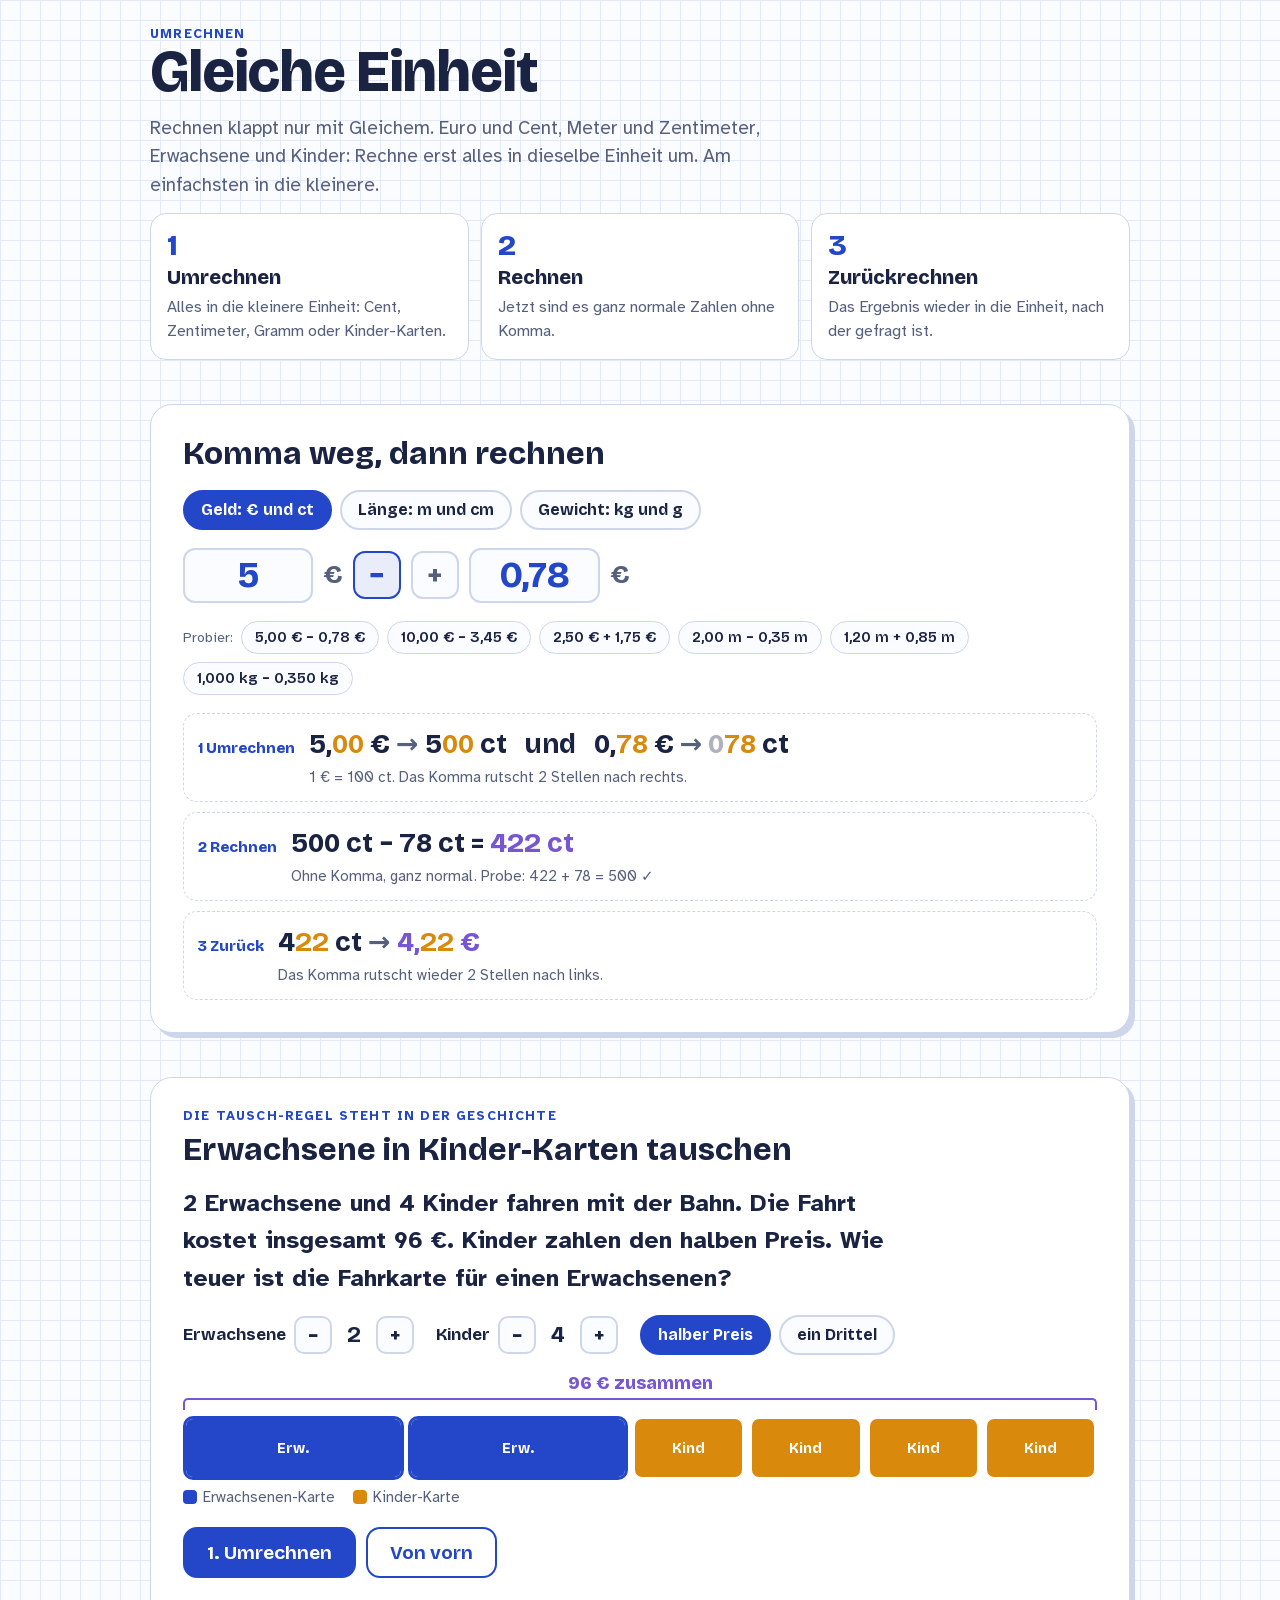
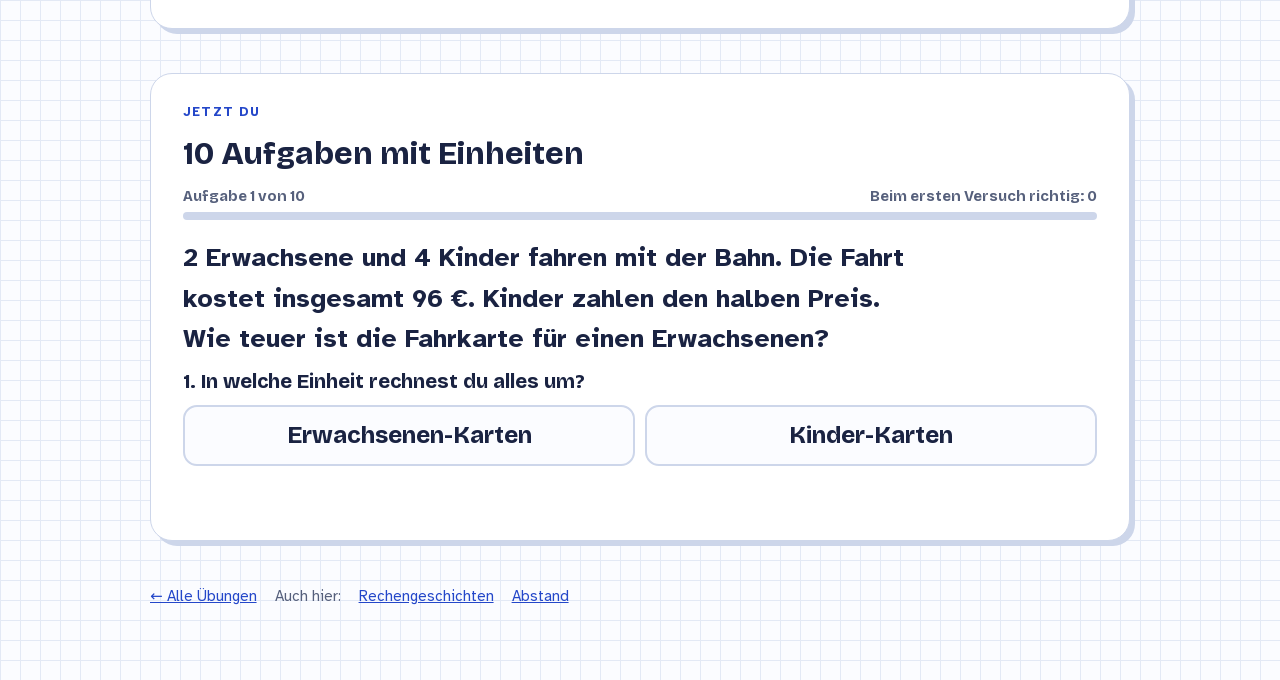
<file: gleiche-einheit.html>
<!doctype html>
<html lang="de">
<head>
<meta charset="utf-8">
<meta name="viewport" content="width=device-width, initial-scale=1, viewport-fit=cover">
<title>Gleiche Einheit</title>
<link rel="stylesheet" href="fonts/fonts.css">
<style>
/* Layout: same Karopapier world. Recipe (3 steps) + converter for €/ct, m/cm, kg/g; then the train-ticket story as swappable bars; then a 10-task round. */
:root{
  --paper:#fbfcff; --grid:#e3e9f5; --ink:#1a2342; --ink-soft:#56607c;
  --pen:#2447c9; --pen-ink:#ffffff; --card:#ffffff; --line:#cdd6ea;
  --big:#2447c9; --small:#d98a0c; --res:#7656d4; --cell-ink:#ffffff;
  --ok:#1f8a4c; --no:#c2410c;
  --display:"Bricolage Grotesque","Avenir Next","Trebuchet MS",system-ui,sans-serif;
  --body:"Atkinson Hyperlegible","Segoe UI",system-ui,sans-serif;
}
@media (prefers-color-scheme: dark){
  :root:not([data-theme="light"]){
    --paper:#17241e; --grid:#20322a; --ink:#eef4ef; --ink-soft:#a7b8ae;
    --pen:#9db8ff; --pen-ink:#0f1830; --card:#1e2f27; --line:#33493e;
    --big:#9db8ff; --small:#f5b93a; --res:#b9a4ff; --cell-ink:#10201a;
    --ok:#5fd08d; --no:#ff9a62; color-scheme:dark;
  }
}
:root[data-theme="dark"]{
  --paper:#17241e; --grid:#20322a; --ink:#eef4ef; --ink-soft:#a7b8ae;
  --pen:#9db8ff; --pen-ink:#0f1830; --card:#1e2f27; --line:#33493e;
  --big:#9db8ff; --small:#f5b93a; --res:#b9a4ff; --cell-ink:#10201a;
  --ok:#5fd08d; --no:#ff9a62; color-scheme:dark;
}
body{
  margin:0; background-color:var(--paper);
  background-image:linear-gradient(var(--grid) 1px,transparent 1px),linear-gradient(90deg,var(--grid) 1px,transparent 1px);
  background-size:20px 20px;
  color:var(--ink); font-family:var(--body); font-size:17px; line-height:1.5;
}
[hidden]{display:none!important}
.wrap{
  max-width:980px; margin:0 auto; display:grid; gap:44px;
  padding-block:28px 72px;
  padding-left:max(16px,env(safe-area-inset-left,0px));
  padding-right:max(16px,env(safe-area-inset-right,0px));
}
h1,h2,h3{font-family:var(--display); text-wrap:balance; margin:0; line-height:1.08}
h1{font-size:clamp(38px,7vw,58px); font-weight:800; letter-spacing:-.02em}
h2{font-size:clamp(24px,4vw,32px); font-weight:750}
h3{font-size:20px; font-weight:750}
p{margin:0}
.lede{font-size:19px; color:var(--ink-soft); max-width:52ch; margin-top:10px}
.eyebrow{font:700 13px/1 var(--body); letter-spacing:.09em; text-transform:uppercase; color:var(--pen)}
.sec-head{display:grid; gap:10px; max-width:62ch}
.card{
  background:var(--card); border:1.5px solid var(--line); border-radius:22px;
  box-shadow:5px 5px 0 var(--line); padding:clamp(18px,3.5vw,32px); min-width:0;
  display:grid; gap:18px;
}
.cbig{color:var(--big)} .csmall{color:var(--small)} .cres{color:var(--res)}

/* recipe */
.recipe{display:grid; grid-template-columns:repeat(3,minmax(0,1fr)); gap:12px; list-style:none; margin:14px 0 0; padding:0}
.recipe li{background:var(--card); border:1.5px solid var(--line); border-radius:16px; padding:16px; display:grid; gap:6px; align-content:start}
.recipe .n{font:800 30px/1 var(--display); color:var(--pen)}
.recipe .t{font:800 20px/1.15 var(--display)}
.recipe p{color:var(--ink-soft); font-size:16px}

/* converter */
.sys{display:flex; flex-wrap:wrap; gap:8px}
.tab{
  font:700 16px/1 var(--display); padding:10px 16px; border-radius:999px; cursor:pointer;
  border:2px solid var(--line); background:var(--paper); color:var(--ink);
}
.tab[aria-pressed="true"]{background:var(--pen); border-color:var(--pen); color:var(--pen-ink)}
.inrow{display:flex; flex-wrap:wrap; align-items:center; gap:10px; font:750 clamp(24px,4.5vw,36px)/1.2 var(--display)}
.inrow input{
  font:inherit; width:4.6ch; padding:4px 8px; text-align:center; color:var(--big);
  background:var(--paper); border:2.5px solid var(--line); border-radius:12px;
}
.inrow input:focus-visible{outline:3px solid var(--pen); outline-offset:1px}
.inrow .u{color:var(--ink-soft); font-size:.7em}
.opbtn{
  font:800 30px/1 var(--display); width:48px; height:48px; border-radius:12px; cursor:pointer;
  border:2px solid var(--line); background:var(--paper); color:var(--ink-soft);
}
.opbtn[aria-pressed="true"]{border-color:var(--pen); color:var(--pen); background:color-mix(in srgb,var(--pen) 10%,var(--card))}
.chips{display:flex; flex-wrap:wrap; gap:8px; align-items:center}
.chips .lbl{font-size:14px; color:var(--ink-soft)}
.chip{
  font:600 15px/1 var(--display); color:var(--ink); background:var(--paper);
  border:1.5px solid var(--line); border-radius:999px; padding:8px 13px; cursor:pointer;
}
.chip:hover{border-color:var(--pen); color:var(--pen)}
.steps{display:grid; gap:10px; list-style:none; margin:0; padding:0}
.steps li{
  display:grid; grid-template-columns:auto minmax(0,1fr); gap:4px 14px; align-items:baseline;
  padding:12px 14px; border-radius:14px; border:1.5px dashed var(--line); animation:in .35s both;
}
.steps .k{font:800 15px/1.2 var(--display); color:var(--pen); white-space:nowrap}
.steps .v{font:750 clamp(20px,3.2vw,27px)/1.35 var(--display); font-variant-numeric:tabular-nums; min-width:0}
.steps .why{grid-column:2; color:var(--ink-soft); font-size:15px}
.steps b{color:var(--small)}
.steps .fade{opacity:.35}
.steps .arrow{color:var(--ink-soft); font-weight:600}
@keyframes in{from{opacity:0; transform:translateY(6px)}}
.warn{color:var(--no); font-size:18px}

/* tickets */
.story{font-size:clamp(20px,2.8vw,24px); line-height:1.55; max-width:44ch; font-weight:700}
.tk-ctl{display:flex; flex-wrap:wrap; gap:12px 22px; align-items:center}
.stepper{display:flex; align-items:center; gap:8px; font:700 17px/1 var(--display)}
.stepper button{
  width:38px; height:38px; border-radius:10px; border:2px solid var(--line); background:var(--paper);
  color:var(--ink); font:800 20px/1 var(--display); cursor:pointer;
}
.stepper .v{min-width:2ch; text-align:center; font-size:22px; font-variant-numeric:tabular-nums}
.tk-wrap{display:grid; gap:6px}
.brace{display:grid; gap:4px; text-align:center; font:800 18px/1.2 var(--display); color:var(--res)}
.brace .ln{height:10px; border:2.5px solid currentColor; border-bottom:0; border-radius:5px 5px 0 0}
.tk{display:flex; gap:4px; min-height:64px}
.grp{display:flex; border-radius:10px; overflow:hidden; border:3px solid transparent; min-width:0; transition:border-color .3s}
.grp.adult{border-color:var(--big)}
.cell{
  flex:1 1 0; min-width:0; display:grid; place-items:center; padding:4px 2px; overflow:hidden; white-space:nowrap;
  font:750 14px/1.1 var(--display); color:var(--cell-ink); transition:background-color .35s;
}
.grp.kid .cell{background:var(--small)}
.grp.adult .cell{background:var(--big)}
.grp.adult .cell + .cell{border-left:2px dashed transparent}
.tk.s1 .grp.adult .cell,.tk.s2 .grp.adult .cell{background:var(--small)}
.tk.s1 .grp.adult .cell + .cell,.tk.s2 .grp.adult .cell + .cell{border-left-color:var(--cell-ink)}
.grp.adult .one{flex:1; display:grid; place-items:center; font:750 14px/1.1 var(--display); color:var(--cell-ink); background:var(--big); padding:4px 2px; white-space:nowrap; overflow:hidden}
.tk-legend{display:flex; flex-wrap:wrap; gap:6px 18px; color:var(--ink-soft); font-size:15px}
.tk-legend i{display:inline-block; width:14px; height:14px; border-radius:4px; vertical-align:-2px; margin-right:6px}
.tk-out{display:grid; gap:8px; font-size:18px}
.tk-out p{animation:in .35s both}
.tk-out .big{font:750 clamp(20px,3vw,26px)/1.3 var(--display)}
.probe{color:var(--ok); font-weight:700; font-variant-numeric:tabular-nums}

/* quiz */
.qtop{display:flex; justify-content:space-between; gap:12px; flex-wrap:wrap; font:700 15px/1 var(--display); color:var(--ink-soft)}
.bar-p{height:8px; border-radius:99px; background:var(--line); overflow:hidden; margin-top:8px}
.bar-p i{display:block; height:100%; width:0; background:var(--pen); border-radius:99px; transition:width .3s}
.task{font-size:clamp(21px,3vw,26px); line-height:1.55; max-width:44ch; font-weight:700}
.ops{display:grid; grid-template-columns:repeat(2,minmax(0,1fr)); gap:10px}
.op{
  font:750 clamp(19px,2.8vw,24px)/1.2 var(--display); padding:14px; border-radius:14px;
  border:2px solid var(--line); background:var(--paper); color:var(--ink); cursor:pointer;
}
.op:hover{border-color:var(--pen)}
.op.right{border-color:var(--ok); background:color-mix(in srgb,var(--ok) 14%,var(--card)); color:var(--ok)}
.op.wrong{border-color:var(--no); color:var(--no); opacity:.7}
.op:disabled{cursor:default}
.say{font-size:19px; min-height:1.6em; max-width:62ch}
.say.ok{color:var(--ok)} .say.no{color:var(--no)}
.calc{display:flex; flex-wrap:wrap; align-items:baseline; gap:.3em; font:750 clamp(24px,4.5vw,36px)/1.2 var(--display)}
.calc input{
  font:inherit; color:var(--pen); width:4.6ch; text-align:center; padding:0 6px;
  background:var(--paper); border:2.5px solid var(--line); border-radius:12px; outline:none;
}
.calc input:focus-visible{border-color:var(--pen)}
.calc .u{color:var(--ink-soft); font-size:.7em}
.stage{display:grid; gap:12px}
.done{font:750 clamp(26px,5vw,38px)/1.15 var(--display)}
.controls{display:flex; flex-wrap:wrap; gap:10px; align-items:center}
/* Pulsing ring on the button that reveals the next step. */
.nudge:not(:disabled){animation:nudge 1.8s ease-out infinite}
@keyframes nudge{0%{box-shadow:0 0 0 0 color-mix(in srgb,var(--pen) 55%,transparent)}70%,100%{box-shadow:0 0 0 12px color-mix(in srgb,var(--pen) 0%,transparent)}}
.btn{
  font:700 19px/1 var(--display); border-radius:14px; padding:14px 22px; cursor:pointer;
  border:2px solid var(--pen); background:var(--pen); color:var(--pen-ink);
}
.btn:hover{filter:brightness(1.08)}
.btn.ghost{background:transparent; color:var(--pen)}
.btn:disabled{opacity:.4; cursor:not-allowed}
.btn:focus-visible,.chip:focus-visible,.op:focus-visible,.tab:focus-visible,.opbtn:focus-visible,.stepper button:focus-visible{outline:3px solid var(--pen); outline-offset:2px}

footer{color:var(--ink-soft); font-size:15px; display:flex; flex-wrap:wrap; gap:6px 18px}
footer a{color:var(--pen)}

@media (max-width:640px){
  .recipe{grid-template-columns:minmax(0,1fr)}
  .ops{grid-template-columns:minmax(0,1fr)}
  .btn{font-size:17px; padding:12px 18px}
  .cell,.grp.adult .one{font-size:11px}
}
@media (prefers-reduced-motion:reduce){
  *{transition:none!important; animation:none!important}
}
</style>
</head>
<body>
<main class="wrap">
  <header>
    <div class="eyebrow">Umrechnen</div>
    <h1>Gleiche Einheit</h1>
    <p class="lede">Rechnen klappt nur mit Gleichem. Euro und Cent, Meter und Zentimeter, Erwachsene und Kinder: Rechne erst alles in dieselbe Einheit um. Am einfachsten in die kleinere.</p>
    <ol class="recipe">
      <li><span class="n">1</span><span class="t">Umrechnen</span><p>Alles in die kleinere Einheit: Cent, Zentimeter, Gramm oder Kinder-Karten.</p></li>
      <li><span class="n">2</span><span class="t">Rechnen</span><p>Jetzt sind es ganz normale Zahlen ohne Komma.</p></li>
      <li><span class="n">3</span><span class="t">Zurückrechnen</span><p>Das Ergebnis wieder in die Einheit, nach der gefragt ist.</p></li>
    </ol>
  </header>

  <section class="card" aria-labelledby="conv-title">
    <h2 id="conv-title">Komma weg, dann rechnen</h2>
    <div class="sys" id="sys" role="group" aria-label="Einheit wählen"></div>
    <div class="inrow">
      <input id="ia" inputmode="decimal" autocomplete="off" aria-label="Erste Zahl"><span class="u" id="ua"></span>
      <button type="button" class="opbtn" id="op-minus" aria-pressed="true" aria-label="minus">−</button>
      <button type="button" class="opbtn" id="op-plus" aria-pressed="false" aria-label="plus">+</button>
      <input id="ib" inputmode="decimal" autocomplete="off" aria-label="Zweite Zahl"><span class="u" id="ub"></span>
    </div>
    <div class="chips" id="conv-chips"><span class="lbl">Probier:</span></div>
    <ol class="steps" id="conv-steps" aria-live="polite"></ol>
  </section>

  <section class="card" aria-labelledby="tk-title">
    <div class="sec-head">
      <div class="eyebrow">Die Tausch-Regel steht in der Geschichte</div>
      <h2 id="tk-title">Erwachsene in Kinder-Karten tauschen</h2>
    </div>
    <p class="story" id="tk-story"></p>
    <div class="tk-ctl">
      <div class="stepper"><span>Erwachsene</span><button type="button" data-k="A" data-d="-1" aria-label="ein Erwachsener weniger">−</button><span class="v" id="vA"></span><button type="button" data-k="A" data-d="1" aria-label="ein Erwachsener mehr">+</button></div>
      <div class="stepper"><span>Kinder</span><button type="button" data-k="K" data-d="-1" aria-label="ein Kind weniger">−</button><span class="v" id="vK"></span><button type="button" data-k="K" data-d="1" aria-label="ein Kind mehr">+</button></div>
      <div class="sys" id="rsel" role="group" aria-label="Kinder zahlen">
        <button type="button" class="tab" data-r="2" aria-pressed="true">halber Preis</button>
        <button type="button" class="tab" data-r="3" aria-pressed="false">ein Drittel</button>
      </div>
    </div>
    <div class="tk-wrap">
      <div class="brace"><span id="tk-total"></span><div class="ln"></div></div>
      <div class="tk" id="tk" role="img"></div>
      <div class="tk-legend"><span><i style="background:var(--big)"></i>Erwachsenen-Karte</span><span><i style="background:var(--small)"></i>Kinder-Karte</span></div>
    </div>
    <div class="controls">
      <button class="btn" type="button" id="tk-next">1. Umrechnen</button>
      <button class="btn ghost" type="button" id="tk-reset">Von vorn</button>
    </div>
    <div class="tk-out" id="tk-out" aria-live="polite"></div>
  </section>

  <section class="card" aria-labelledby="q-title">
    <div class="eyebrow">Jetzt du</div>
    <h2 id="q-title">10 Aufgaben mit Einheiten</h2>
    <div>
      <div class="qtop"><span id="qpos"></span><span id="qscore"></span></div>
      <div class="bar-p"><i id="qbar"></i></div>
    </div>
    <div id="qbody" class="stage"></div>
  </section>

  <footer>
    <a href="index.html">← Alle Übungen</a>
    <span>Auch hier:</span>
    <a href="rechengeschichten.html">Rechengeschichten</a>
    <a href="abstand.html">Abstand</a>
  </footer>
</main>

<script>
(() => {
  const $ = s => document.querySelector(s);
  const rint = (lo, hi) => lo + Math.floor(Math.random() * (hi - lo + 1));
  const pick = a => a[Math.floor(Math.random() * a.length)];
  const shuffle = arr => { const a = arr.slice(); for (let i = a.length - 1; i > 0; i--){ const j = Math.floor(Math.random() * (i + 1)); [a[i], a[j]] = [a[j], a[i]]; } return a; };
  const clamp = (v, lo, hi) => Math.max(lo, Math.min(hi, v));

  // ---------- unit systems ----------
  const SYS = {
    geld:  {name:'Geld',    big:'€',  small:'ct', bigW:'Euro',      smallW:'Cent',       f:100,  places:2},
    laenge:{name:'Länge',   big:'m',  small:'cm', bigW:'Meter',     smallW:'Zentimeter', f:100,  places:2},
    gewicht:{name:'Gewicht',big:'kg', small:'g',  bigW:'Kilogramm', smallW:'Gramm',      f:1000, places:3}
  };
  const toSmall = (str, sys) => {
    const x = parseFloat(String(str).trim().replace(/[^\d,.]/g, '').replace(',', '.'));
    return isNaN(x) ? NaN : Math.round(x * sys.f);
  };
  const parts = (v, sys) => ({int: Math.floor(v / sys.f), frac: String(v % sys.f).padStart(sys.places, '0')});
  const bigStr = (v, sys) => { const p = parts(v, sys); return `${p.int},${p.frac} ${sys.big}`; };
  const bigHTML = (v, sys) => { const p = parts(v, sys); return `${p.int},<b>${p.frac}</b> ${sys.big}`; };
  const smallHTML = (v, sys) => {
    const p = parts(v, sys);
    if (p.int > 0) return `${p.int}<b>${p.frac}</b> ${sys.small}`;
    const lead = p.frac.match(/^0*/)[0], rest = p.frac.slice(lead.length) || '0';
    return `<span class="fade">${p.int}${lead}</span><b>${rest}</b> ${sys.small}`;
  };
  const rule = sys => `1 ${sys.big} = ${sys.f} ${sys.small}. Das Komma rutscht ${sys.places} Stellen nach rechts.`;

  // ---------- converter ----------
  const CV = {sys:'geld', a:'5', b:'0,78', op:'-'};
  const PRESETS = [
    ['geld', '5', '-', '0,78'], ['geld', '10', '-', '3,45'], ['geld', '2,50', '+', '1,75'],
    ['laenge', '2', '-', '0,35'], ['laenge', '1,20', '+', '0,85'], ['gewicht', '1', '-', '0,350']
  ];
  const fmtIn = (s, sys) => { const v = toSmall(s, sys); return isNaN(v) ? s : bigStr(v, sys).replace(/ .*/, ''); };
  function drawSys(){
    $('#sys').innerHTML = Object.entries(SYS).map(([k, s]) => `<button type="button" class="tab" data-sys="${k}" aria-pressed="${k === CV.sys}">${s.name}: ${s.big} und ${s.small}</button>`).join('');
    document.querySelectorAll('#sys .tab').forEach(b => b.addEventListener('click', () => {
      CV.sys = b.dataset.sys;
      const p = PRESETS.find(x => x[0] === CV.sys); CV.a = p[1]; CV.op = p[2]; CV.b = p[3];
      syncInputs(); drawConv();
    }));
  }
  function syncInputs(){
    const s = SYS[CV.sys];
    $('#ia').value = CV.a; $('#ib').value = CV.b; $('#ua').textContent = s.big; $('#ub').textContent = s.big;
    $('#op-minus').setAttribute('aria-pressed', CV.op === '-'); $('#op-plus').setAttribute('aria-pressed', CV.op === '+');
    document.querySelectorAll('#sys .tab').forEach(b => b.setAttribute('aria-pressed', b.dataset.sys === CV.sys));
  }
  function drawConv(){
    const s = SYS[CV.sys], a = toSmall(CV.a, s), b = toSmall(CV.b, s), ol = $('#conv-steps');
    if (isNaN(a) || isNaN(b)){ ol.innerHTML = `<li><span class="k">Hoppla</span><span class="v warn">Schreib oben zwei Zahlen hin, zum Beispiel 5 oder 0,78.</span></li>`; return; }
    const res = CV.op === '-' ? a - b : a + b, opS = CV.op === '-' ? '−' : '+';
    let h = `<li><span class="k">1 Umrechnen</span><span class="v">${bigHTML(a, s)} <span class="arrow">→</span> ${smallHTML(a, s)} &nbsp; und &nbsp; ${bigHTML(b, s)} <span class="arrow">→</span> ${smallHTML(b, s)}</span><span class="why">${rule(s)}</span></li>`;
    if (res < 0){
      h += `<li style="animation-delay:.15s"><span class="k">2 Rechnen</span><span class="v warn">${a} ${s.small} ${opS} ${b} ${s.small} geht nicht: Da würdest du unter 0 landen. Tausch die Zahlen.</span></li>`;
    } else {
      h += `<li style="animation-delay:.15s"><span class="k">2 Rechnen</span><span class="v">${a} ${s.small} ${opS} ${b} ${s.small} = <span class="cres">${res} ${s.small}</span></span><span class="why">Ohne Komma, ganz normal. Probe: ${CV.op === '-' ? `${res} + ${b} = ${a}` : `${res} − ${b} = ${a}`} ✓</span></li>`;
      h += `<li style="animation-delay:.3s"><span class="k">3 Zurück</span><span class="v">${smallHTML(res, s)} <span class="arrow">→</span> <span class="cres">${bigHTML(res, s)}</span></span><span class="why">Das Komma rutscht wieder ${s.places} Stellen nach links.</span></li>`;
    }
    ol.innerHTML = h;
  }
  PRESETS.forEach(([sys, a, op, b]) => {
    const s = SYS[sys], c = document.createElement('button');
    c.type = 'button'; c.className = 'chip';
    c.textContent = `${fmtIn(a, s)} ${s.big} ${op === '-' ? '−' : '+'} ${fmtIn(b, s)} ${s.big}`;
    c.addEventListener('click', () => { Object.assign(CV, {sys, a, b, op}); syncInputs(); drawConv(); });
    $('#conv-chips').appendChild(c);
  });
  ['ia', 'ib'].forEach(id => $('#' + id).addEventListener('input', e => {
    e.target.value = e.target.value.replace(/[^\d,.]/g, '').slice(0, 8);
    CV[id === 'ia' ? 'a' : 'b'] = e.target.value; drawConv();
  }));
  $('#op-minus').addEventListener('click', () => { CV.op = '-'; syncInputs(); drawConv(); });
  $('#op-plus').addEventListener('click', () => { CV.op = '+'; syncInputs(); drawConv(); });

  // ---------- tickets ----------
  const TK = {A:2, K:4, r:2, step:0};
  const kidPrice = () => TK.r === 2 ? 12 : 8;
  const rName = r => r === 2 ? 'den halben Preis' : 'ein Drittel vom Preis';
  function drawTk(){
    const p = kidPrice(), n = TK.A * TK.r + TK.K, T = p * n, ap = TK.r * p;
    $('#vA').textContent = TK.A; $('#vK').textContent = TK.K;
    document.querySelectorAll('#rsel .tab').forEach(b => b.setAttribute('aria-pressed', +b.dataset.r === TK.r));
    $('#tk-story').textContent = `${TK.A} Erwachsene und ${TK.K} Kinder fahren mit der Bahn. Die Fahrt kostet insgesamt ${T} €. Kinder zahlen ${rName(TK.r)}. Wie teuer ist die Fahrkarte für einen Erwachsenen?`;
    $('#tk-total').textContent = `${T} € zusammen`;
    const tk = $('#tk'); tk.className = `tk s${TK.step}`;
    let h = '';
    for (let i = 0; i < TK.A; i++){
      h += `<div class="grp adult" style="flex:${TK.r} 1 0">`;
      if (TK.step === 0) h += `<span class="one">Erw.</span>`;
      else if (TK.step === 3) h += `<span class="one">${ap} €</span>`;
      else for (let j = 0; j < TK.r; j++) h += `<span class="cell">${TK.step === 1 ? 'Kind' : p + ' €'}</span>`;
      h += `</div>`;
    }
    for (let i = 0; i < TK.K; i++) h += `<div class="grp kid" style="flex:1 1 0"><span class="cell">${TK.step >= 2 ? p + ' €' : 'Kind'}</span></div>`;
    tk.innerHTML = h;
    tk.setAttribute('aria-label', `${TK.A} Erwachsenen-Karten und ${TK.K} Kinder-Karten`);

    const out = [];
    if (TK.step >= 1) out.push(`<p class="big"><span class="cbig">1 Umrechnen:</span> Eine Erwachsenen-Karte kostet so viel wie ${TK.r} Kinder-Karten. ${TK.A} Erwachsene sind also ${TK.A} · ${TK.r} = ${TK.A * TK.r} Kinder-Karten. Zusammen mit den ${TK.K} Kindern: <b>${n} Kinder-Karten</b>.</p>`);
    if (TK.step >= 2) out.push(`<p class="big"><span class="cbig">2 Rechnen:</span> ${n} gleiche Karten kosten ${T} €. ${T} € : ${n} = <b>${p} €</b> für eine Kinder-Karte.</p>`);
    if (TK.step >= 3) out.push(`<p class="big"><span class="cbig">3 Zurück:</span> Eine Erwachsenen-Karte = ${TK.r} · ${p} € = <b class="cres">${ap} €</b>.</p><p class="probe">Probe: ${TK.A} · ${ap} € + ${TK.K} · ${p} € = ${TK.A * ap} € + ${TK.K * p} € = ${T} € ✓</p>`);
    $('#tk-out').innerHTML = out.join('');
    const nb = $('#tk-next');
    nb.textContent = ['1. Umrechnen', '2. Rechnen', '3. Zurückrechnen', 'Fertig'][TK.step];
    nb.disabled = TK.step === 3;
    nb.classList.toggle('nudge', TK.step < 3);
  }
  document.querySelectorAll('.tk-ctl .stepper button').forEach(b => b.addEventListener('click', () => {
    const k = b.dataset.k; TK[k] = clamp(TK[k] + +b.dataset.d, k === 'A' ? 1 : 0, k === 'A' ? 3 : 6); TK.step = 0; drawTk();
  }));
  document.querySelectorAll('#rsel .tab').forEach(b => b.addEventListener('click', () => { TK.r = +b.dataset.r; TK.step = 0; drawTk(); }));
  $('#tk-next').addEventListener('click', () => { TK.step = Math.min(3, TK.step + 1); drawTk(); });
  $('#tk-reset').addEventListener('click', () => { TK.step = 0; drawTk(); });

  // ---------- quiz ----------
  const euro = ct => bigStr(ct, SYS.geld);
  const nonRound = (lo, hi) => { let v; do { v = rint(lo, hi); } while (v % 10 === 0); return v; };
  const TEMPLATES = [
    {id:'bahn', fixed:true, gen:() => ticket(2, 4, 2, 12)},
    {id:'eis', fixed:true, gen:() => moneyLeft(500, 78)},
    {id:'eis2', gen:() => { const A = rint(3, 20) * 100; return moneyLeft(A, nonRound(25, A - 60)); }},
    {id:'rueck', gen:() => {
      const A = pick([1000, 2000, 5000]), B = nonRound(Math.round(A * 0.3), A - 55), s = SYS.geld;
      return {text:`Tim bezahlt ein Buch für ${euro(B)} mit einem ${A / 100}-€-Schein. Wie viel Rückgeld bekommt er?`, sys:s, answerBig:true, ans:A - B,
        conv:`${euro(A)} = ${A} ct und ${euro(B)} = ${B} ct`, calc:`${A} ct − ${B} ct`, probe:`Probe: ${euro(A - B)} + ${euro(B)} = ${euro(A)} ✓`};
    }},
    {id:'heft', gen:() => {
      const X = nonRound(105, 495), Y = nonRound(55, 395), s = SYS.geld;
      return {text:`Ein Heft kostet ${euro(X)}, ein Stift ${euro(Y)}. Wie viel kostet beides zusammen?`, sys:s, answerBig:true, ans:X + Y,
        conv:`${euro(X)} = ${X} ct und ${euro(Y)} = ${Y} ct`, calc:`${X} ct + ${Y} ct`, probe:`Probe: ${euro(X + Y)} − ${euro(Y)} = ${euro(X)} ✓`};
    }},
    {id:'brett', gen:() => {
      const A = rint(2, 4) * 100, B = nonRound(15, 95), s = SYS.laenge;
      return {text:`Ein Brett ist ${A / 100} m lang. Tom sägt ${B} cm ab. Wie viele Zentimeter ist der Rest lang?`, sys:s, answerBig:false, ans:A - B,
        conv:`${A / 100} m = ${A} cm`, calc:`${A} cm − ${B} cm`, probe:`Probe: ${A - B} cm + ${B} cm = ${A} cm ✓`};
    }},
    {id:'sprung', gen:() => {
      const B = rint(150, 240), A = B + rint(12, 70), s = SYS.laenge;
      return {text:`Mia springt ${bigStr(A, s)} weit, Ben ${bigStr(B, s)}. Wie viele Zentimeter weiter springt Mia?`, sys:s, answerBig:false, ans:A - B,
        conv:`${bigStr(A, s)} = ${A} cm und ${bigStr(B, s)} = ${B} cm`, calc:`${A} cm − ${B} cm`, probe:`Probe: ${B} cm + ${A - B} cm = ${A} cm ✓`};
    }},
    {id:'mehl', gen:() => {
      const A = pick([1000, 2000]), B = rint(3, 17) * 50, s = SYS.gewicht;
      return {text:`In der Tüte sind ${A / 1000} kg Mehl. Für einen Kuchen braucht man ${B} g. Wie viel Gramm Mehl bleiben übrig?`, sys:s, answerBig:false, ans:A - B,
        conv:`${A / 1000} kg = ${A} g`, calc:`${A} g − ${B} g`, probe:`Probe: ${A - B} g + ${B} g = ${A} g ✓`};
    }},
    {id:'bahn2', gen:() => ticket(rint(1, 3), rint(1, 5), 2, rint(4, 15))},
    {id:'zoo', gen:() => ticket(rint(1, 2), rint(2, 6), 3, rint(2, 6), 'Zoo')},
    {id:'flaschen', gen:() => {
      const G = rint(1, 4), K = rint(1, 5), small = rint(1, 3), n = 2 * G + K, L = n * small;
      return {text:`Eine große Flasche fasst so viel wie 2 kleine. ${G} große und ${K} kleine Flaschen fassen zusammen ${L} Liter. Wie viele Liter fasst eine kleine Flasche?`,
        units:['kleine Flaschen', 'große Flaschen'], unitWhy:'Eine große Flasche sind 2 kleine. In kleinen Flaschen gibt es kein Komma.', answerUnit:'Liter', ans:small,
        conv:`${G} große = ${2 * G} kleine Flaschen, zusammen ${n} kleine Flaschen`, calc:`${L} Liter : ${n}`, probe:`Probe: ${n} · ${small} Liter = ${L} Liter ✓`};
    }}
  ];
  function moneyLeft(A, B){
    return {text:`Lea hat ${A / 100} €. Sie kauft ein Eis für ${euro(B)}. Wie viel Geld bleibt übrig?`, sys:SYS.geld, answerBig:true, ans:A - B,
      conv:`${A / 100} € = ${A} ct und ${euro(B)} = ${B} ct`, calc:`${A} ct − ${B} ct`, probe:`Probe: ${euro(A - B)} + ${euro(B)} = ${euro(A)} ✓`};
  }
  function ticket(A, K, r, p, where){
    const n = A * r + K, T = n * p, ap = r * p;
    const text = where === 'Zoo'
      ? `${A} Erwachsene und ${K} Kinder gehen in den Zoo. Der Eintritt kostet zusammen ${T} €. Kinder zahlen ein Drittel vom Preis. Wie viel kostet der Eintritt für einen Erwachsenen?`
      : `${A === 1 ? 'Ein Erwachsener' : A + ' Erwachsene'} und ${K === 1 ? 'ein Kind' : K + ' Kinder'} fahren mit der Bahn. Die Fahrt kostet insgesamt ${T} €. Kinder zahlen den halben Preis. Wie teuer ist die Fahrkarte für einen Erwachsenen?`;
    return {text, units:['Kinder-Karten', 'Erwachsenen-Karten'], unitWhy:`Eine Erwachsenen-Karte sind ${r} Kinder-Karten. So werden alle Karten gleich.`, answerUnit:'€', ans:ap,
      conv:`${A} Erwachsene = ${A * r} Kinder-Karten, zusammen ${n} Kinder-Karten`, calc:`${T} € : ${n} = ${p} € pro Kinder-Karte. Dann · ${r}`,
      probe:`Probe: ${A} · ${ap} € + ${K} · ${p} € = ${T} € ✓`};
  }
  const ROUND = 10;
  let R = null, Q = null;
  function newRound(){
    const fixed = TEMPLATES.filter(t => t.fixed), rest = TEMPLATES.filter(t => !t.fixed);
    const picks = [...shuffle(rest), ...shuffle(rest)].slice(0, ROUND - fixed.length);
    R = {tasks:[...fixed, ...picks].map(t => ({...t.gen(), firstOk:null})), i:0};
    start();
  }
  function start(){
    const t = R.tasks[R.i];
    const units = t.units || [t.sys.smallW, t.sys.bigW];
    Q = {t, step:1, units:shuffle(units.map((u, i) => ({u, ok:i === 0})))};
    render();
  }
  const ansUnit = t => t.answerUnit || (t.answerBig ? t.sys.big : t.sys.small);
  function render(){
    const t = Q.t;
    let h = `<p class="task">${t.text}</p><h3>1. In welche Einheit rechnest du alles um?</h3><div class="ops">${Q.units.map((o, i) =>
      `<button type="button" class="op${o.state ? ' ' + o.state : ''}" data-i="${i}"${Q.step > 1 ? ' disabled' : ''}>${o.u}</button>`).join('')}</div>`;
    h += `<p class="say ${Q.uCls || ''}">${Q.uMsg || ''}</p>`;
    if (Q.step >= 2){
      h += `<h3>2. Rechnen und 3. zurückrechnen</h3><div class="calc"><span>Antwort:</span><input id="ain" inputmode="decimal" autocomplete="off" aria-label="Antwort"${Q.step === 3 ? ' disabled' : ''} value="${Q.last || ''}"><span class="u">${ansUnit(t)}</span></div>`;
      if (Q.step === 2) h += `<div class="controls"><button class="btn" id="acheck" type="button">Prüfen</button><button class="btn ghost" id="atip" type="button">Tipp</button></div>`;
      h += `<p class="say" id="tip"${Q.tip ? '' : ' hidden'}>Rechne: <b>${t.calc}</b>.${t.answerBig ? ` Dann zurück in ${t.sys.bigW}: Komma ${t.sys.places} Stellen nach links.` : ''}</p>`;
      h += `<p class="say ${Q.aCls || ''}" id="asay" aria-live="polite">${Q.aMsg || ''}</p>`;
    }
    if (Q.step === 3) h += `<p class="probe">${t.probe}</p><div class="controls"><button class="btn" id="next" type="button">${R.i + 1 < ROUND ? 'Nächste Aufgabe' : 'Fertig'}</button></div>`;
    $('#qbody').innerHTML = h;
    wire(); top();
  }
  function top(){
    $('#qpos').textContent = `Aufgabe ${Math.min(R.i + 1, ROUND)} von ${ROUND}`;
    $('#qscore').textContent = `Beim ersten Versuch richtig: ${R.tasks.filter(x => x.firstOk).length}`;
    $('#qbar').style.width = `${(R.i + (Q && Q.step === 3 ? 1 : 0)) / ROUND * 100}%`;
  }
  function parseAns(str, t){
    if (t.answerBig) return toSmall(str, t.sys);
    const x = parseFloat(String(str).replace(',', '.'));
    return isNaN(x) ? NaN : Math.round(x * 100) / 100;
  }
  function wire(){
    document.querySelectorAll('#qbody .op').forEach(b => b.addEventListener('click', () => {
      if (Q.step !== 1) return;
      const o = Q.units[+b.dataset.i], t = Q.t;
      const why = t.unitWhy || `${rule(t.sys)} In ${t.sys.smallW} gibt es kein Komma.`;
      if (o.ok){
        o.state = 'right'; Q.step = 2; Q.uCls = 'ok'; Q.uMsg = `Genau! ${why}<br>Umgerechnet: <b>${t.conv}</b>.`;
        render(); const ain = $('#ain'); if (ain) ain.focus({preventScroll:true});
      } else {
        o.state = 'wrong'; Q.uCls = 'no'; Q.uMsg = `Das geht manchmal, aber dann bekommst du oft ein Komma. Nimm die kleinere Einheit. ${why}`;
        render();
      }
    }));
    const ac = $('#acheck');
    if (ac){
      const ain = $('#ain');
      ac.addEventListener('click', check);
      ain.addEventListener('keydown', e => { if (e.key === 'Enter') check(); });
      $('#atip').addEventListener('click', () => { Q.tip = true; $('#tip').hidden = false; });
    }
    const nx = $('#next');
    if (nx) nx.addEventListener('click', () => { R.i++; R.i < ROUND ? start() : finish(); });
  }
  function check(){
    const ain = $('#ain'), t = Q.t, v = parseAns(ain.value, t), say = $('#asay');
    if (isNaN(v)){ say.className = 'say no'; say.textContent = 'Schreib zuerst deine Antwort ins Kästchen.'; return; }
    const ok = v === t.ans;
    if (R.tasks[R.i].firstOk === null) R.tasks[R.i].firstOk = ok;
    if (ok){
      Q.step = 3; Q.last = ain.value; Q.aCls = 'ok'; Q.aMsg = 'Richtig!'; render();
      const nx = $('#next'); if (nx) nx.focus({preventScroll:true});
    } else {
      let msg = 'Noch nicht. Tipp auf „Tipp“, wenn du Hilfe brauchst.';
      if (t.sys && t.answerBig && v === t.ans * t.sys.f) msg = `Fast! Das ist die Zahl in ${t.sys.smallW}. Gefragt ist ${t.sys.bigW}: Komma ${t.sys.places} Stellen nach links.`;
      if (t.units && t.units[0] === 'Kinder-Karten' && v * 2 === t.ans) msg = 'Fast! Das ist der Preis für eine Kinder-Karte. Gefragt ist die Erwachsenen-Karte.';
      if (t.units && t.units[0] === 'Kinder-Karten' && v * 3 === t.ans) msg = 'Fast! Das ist der Preis für ein Kind. Gefragt ist ein Erwachsener.';
      Q.aCls = 'no'; Q.aMsg = msg; say.className = 'say no'; say.textContent = msg; ain.select();
    }
    top();
  }
  function finish(){
    const ok = R.tasks.filter(x => x.firstOk).length;
    $('#qbody').innerHTML = `<p class="done">Geschafft! ${ok} von ${ROUND} beim ersten Versuch richtig.</p><div class="controls"><button class="btn" id="again" type="button">Neue Runde</button></div>`;
    $('#qpos').textContent = `${ROUND} von ${ROUND}`; $('#qbar').style.width = '100%';
    $('#again').addEventListener('click', newRound);
  }

  drawSys(); syncInputs(); drawConv();
  drawTk();
  newRound();
})();
</script>
</body>
</html>
</file>
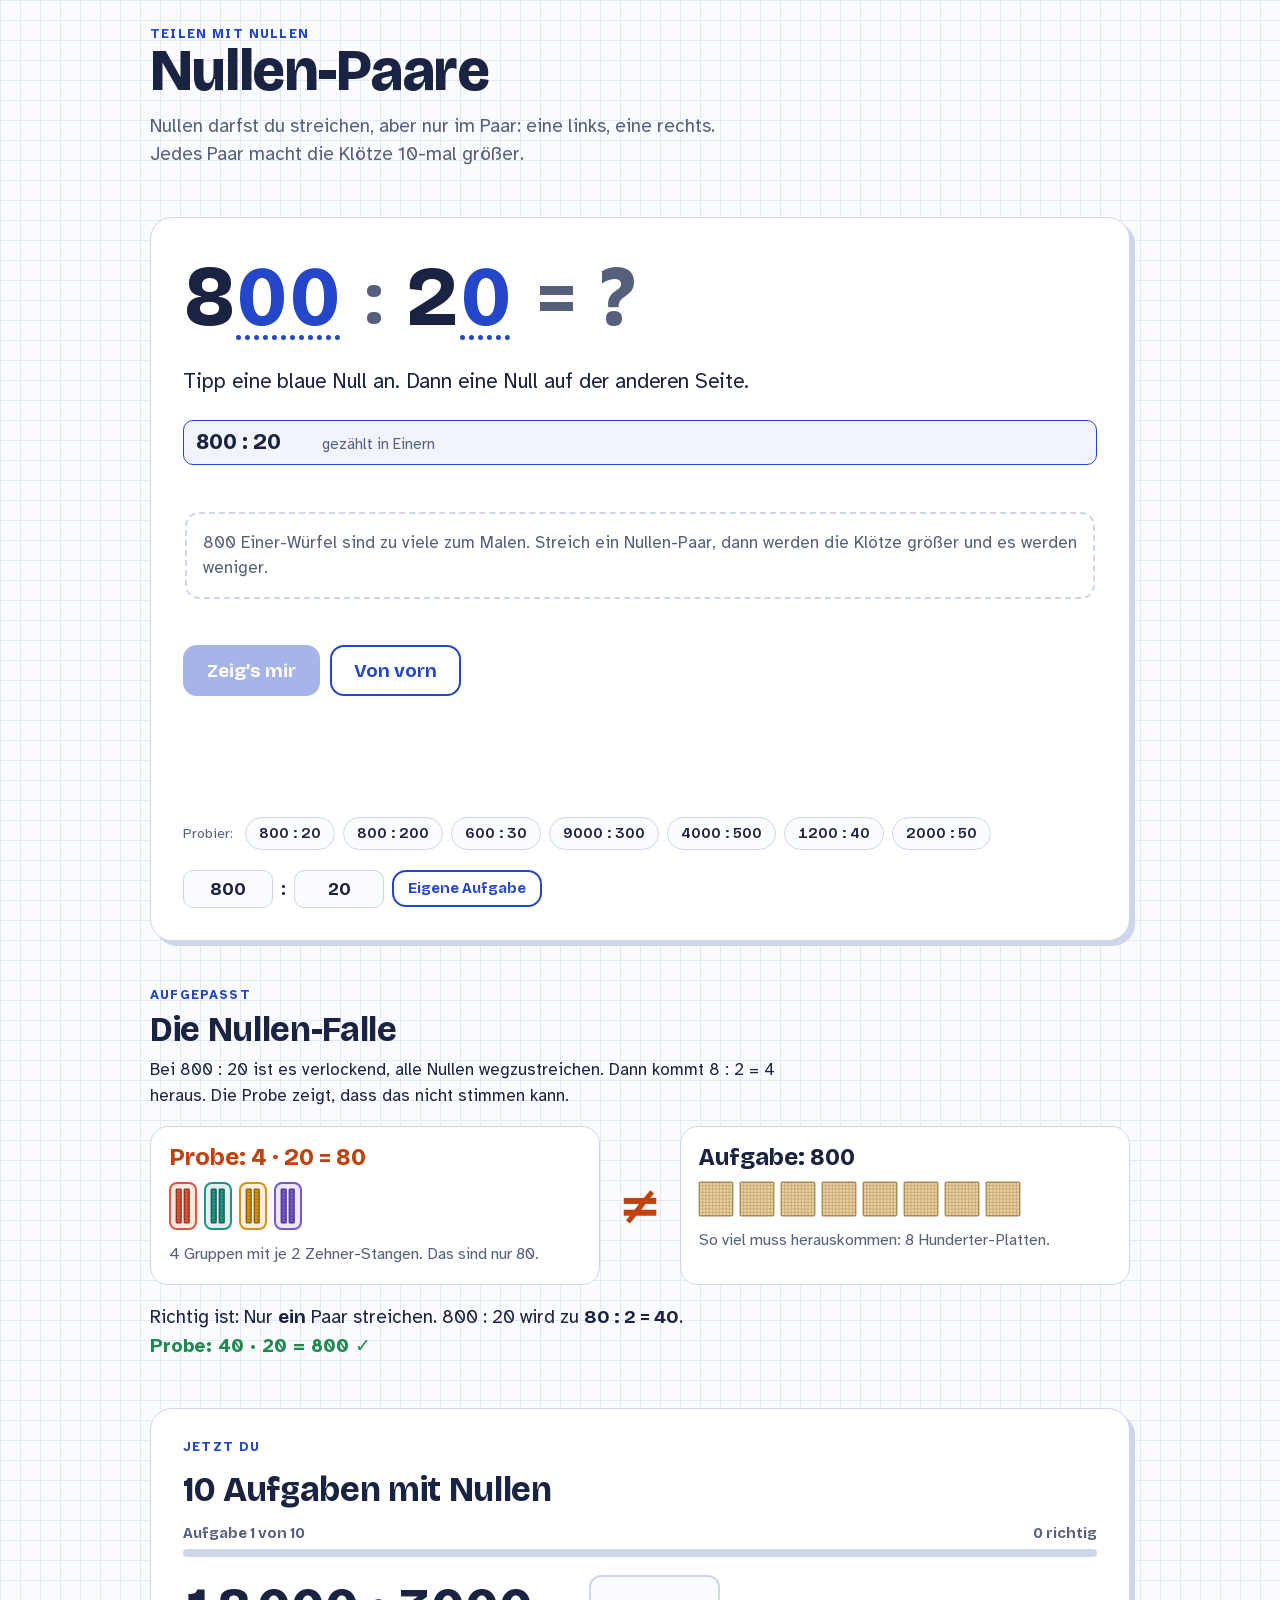
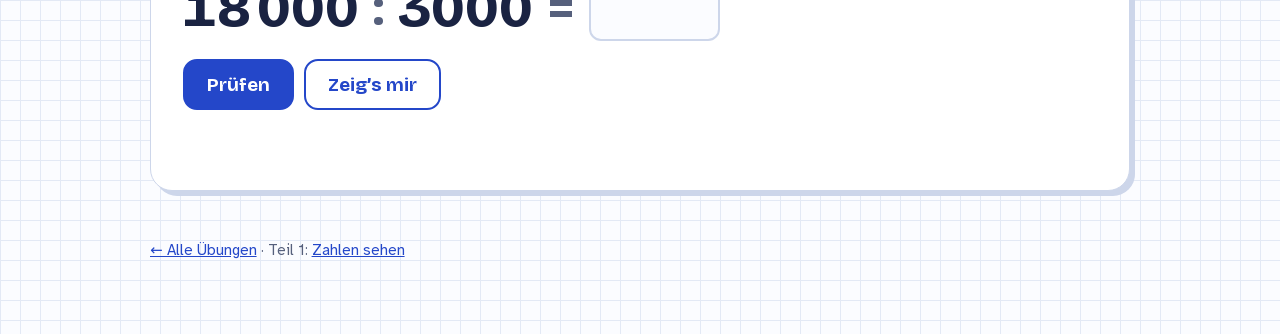
<file: nullen-paare.html>
<!doctype html>
<html lang="de">
<head>
<meta charset="utf-8">
<meta name="viewport" content="width=device-width, initial-scale=1, viewport-fit=cover">
<title>Nullen-Paare</title>
<link rel="stylesheet" href="fonts/fonts.css">
<style>
/* Layout: same Karopapier world as "Zahlen sehen". Hero = tappable equation where zeros are struck in pairs; then the zero trap; then a 10-task round. */
:root{
  --paper:#fbfcff; --grid:#e3e9f5; --ink:#1a2342; --ink-soft:#56607c;
  --pen:#2447c9; --pen-ink:#ffffff; --card:#ffffff; --line:#cdd6ea;
  --tile:#ecd3a4; --tile-line:#a98a55; --shade:#000000; --badge-ink:#ffffff;
  --g1:#e2553b; --g2:#1f9588; --g3:#d99212; --g4:#7656d4; --g5:#2f80c8; --g6:#4f9d3e;
  --ok:#1f8a4c; --no:#c2410c;
  --display:"Bricolage Grotesque","Avenir Next","Trebuchet MS",system-ui,sans-serif;
  --body:"Atkinson Hyperlegible","Segoe UI",system-ui,sans-serif;
}
@media (prefers-color-scheme: dark){
  :root:not([data-theme="light"]){
    --paper:#17241e; --grid:#20322a; --ink:#eef4ef; --ink-soft:#a7b8ae;
    --pen:#9db8ff; --pen-ink:#0f1830; --card:#1e2f27; --line:#33493e;
    --tile:#d4bd8f; --tile-line:#8a7449; --shade:#000000; --badge-ink:#10201a;
    --g1:#ff7a5f; --g2:#3cc2b2; --g3:#f5b93a; --g4:#a48bff; --g5:#5aa8ec; --g6:#7cc864;
    --ok:#5fd08d; --no:#ff9a62; color-scheme:dark;
  }
}
:root[data-theme="dark"]{
  --paper:#17241e; --grid:#20322a; --ink:#eef4ef; --ink-soft:#a7b8ae;
  --pen:#9db8ff; --pen-ink:#0f1830; --card:#1e2f27; --line:#33493e;
  --tile:#d4bd8f; --tile-line:#8a7449; --shade:#000000; --badge-ink:#10201a;
  --g1:#ff7a5f; --g2:#3cc2b2; --g3:#f5b93a; --g4:#a48bff; --g5:#5aa8ec; --g6:#7cc864;
  --ok:#5fd08d; --no:#ff9a62; color-scheme:dark;
}

body{margin:0} img{max-width:100%} [hidden]{display:none!important}
body{
  background-color:var(--paper);
  background-image:linear-gradient(var(--grid) 1px,transparent 1px),linear-gradient(90deg,var(--grid) 1px,transparent 1px);
  background-size:20px 20px;
  color:var(--ink); font-family:var(--body); font-size:17px; line-height:1.5;
}
.wrap{
  max-width:980px; margin:0 auto; display:grid; gap:48px;
  padding-block:28px 72px;
  padding-left:max(16px,env(safe-area-inset-left,0px));
  padding-right:max(16px,env(safe-area-inset-right,0px));
}
h1,h2,h3{font-family:var(--display); text-wrap:balance; margin:0; line-height:1.05}
h1{font-size:clamp(38px,7vw,58px); font-weight:800; letter-spacing:-.02em}
h2{font-size:clamp(26px,4.5vw,34px); font-weight:750; letter-spacing:-.01em}
h3{font-size:24px; font-weight:750}
p{margin:0}
.lede{font-size:19px; color:var(--ink-soft); max-width:50ch; margin-top:10px}
.eyebrow{font:700 13px/1 var(--body); letter-spacing:.09em; text-transform:uppercase; color:var(--pen)}
.sec-head{display:grid; gap:10px; max-width:62ch}
.card{
  background:var(--card); border:1.5px solid var(--line); border-radius:22px;
  box-shadow:5px 5px 0 var(--line); padding:clamp(18px,3.5vw,32px); min-width:0;
}
.lab{display:grid; gap:20px}

/* ---------- equation with tappable zeros ---------- */
.eq{
  display:flex; align-items:baseline; flex-wrap:wrap; gap:.28em;
  font-family:var(--display); font-weight:750; font-size:clamp(46px,10vw,84px); line-height:1.15;
  font-variant-numeric:tabular-nums;
}
.num{display:inline-flex; align-items:baseline}
.d{display:inline-block; min-width:.62em; text-align:center}
.zero{
  font:inherit; color:var(--pen); background:transparent; border:0; padding:0 .02em; margin:0;
  border-radius:.14em; cursor:pointer; position:relative; line-height:inherit;
  text-decoration:underline dotted .06em; text-underline-offset:.12em;
}
.zero:hover{background:color-mix(in srgb,var(--pen) 10%,transparent)}
.zero:focus-visible{outline:3px solid var(--pen); outline-offset:2px}
.zero.sel{background:color-mix(in srgb,var(--pen) 18%,transparent); animation:pulse 1s ease-in-out infinite}
.zero.x{color:var(--ink-soft); opacity:.55; text-decoration:none; cursor:default}
.zero.x::after{
  content:""; position:absolute; left:-8%; right:-8%; top:52%; height:.1em; border-radius:.05em;
  background:var(--strike,var(--pen)); transform:rotate(-38deg);
}
@keyframes pulse{50%{background:color-mix(in srgb,var(--pen) 32%,transparent)}}
.op{color:var(--ink-soft); font-weight:600}
.ans{color:var(--pen); min-width:1ch}
.ans.wait{color:var(--ink-soft)}
.ans small{font-size:.5em; color:var(--ink-soft)}

.hint{font-size:clamp(18px,2.6vw,21px); max-width:62ch; min-height:1.6em}
.hint b{color:var(--pen); font-family:var(--display); font-weight:750}
.hint.warn{color:var(--no)}

.ladder{list-style:none; margin:0; padding:0; display:grid; gap:6px}
.ladder li{display:flex; flex-wrap:wrap; align-items:baseline; gap:6px 14px; padding:8px 12px; border-radius:10px; border:1.5px dashed var(--line)}
.ladder li.now{border-style:solid; border-color:var(--pen); background:color-mix(in srgb,var(--pen) 6%,transparent)}
.lad-eq{font:750 22px/1.2 var(--display); font-variant-numeric:tabular-nums; min-width:8ch}
.lad-u{color:var(--ink-soft); font-size:15px}

/* ---------- blocks ---------- */
.board{
  --s:56px;
  display:flex; flex-wrap:wrap; align-items:flex-end; gap:6px;
  min-height:calc(var(--s) + 40px); padding:18px 2px 6px;
}
.board.grouped{gap:22px 12px}
.grp{
  --g:var(--ink-soft);
  display:flex; flex-wrap:wrap; align-items:flex-end; gap:5px; position:relative; max-width:100%;
  border:2.5px solid transparent; border-radius:14px; transition:background-color .3s,border-color .3s;
}
.board.grouped .grp{padding:14px 8px 8px; border-style:dashed; border-color:var(--line)}
.board.grouped .grp.on{border-style:solid; border-color:var(--g); background:color-mix(in srgb,var(--g) 14%,transparent)}
.board.grouped .grp.rest.on{border-style:dashed; border-color:var(--ink-soft); background:transparent}
.badge{
  position:absolute; top:-13px; left:8px; font:750 14px/1 var(--display);
  background:var(--g); color:var(--badge-ink); padding:5px 9px; border-radius:999px;
  opacity:0; transform:scale(.5); transition:opacity .25s,transform .25s; pointer-events:none;
}
.grp.on .badge{opacity:1; transform:none}
.grp.rest .badge{background:var(--ink-soft); color:var(--card)}
.grp.on .t{--c:var(--g); --tl:color-mix(in srgb,var(--g),#000 35%); animation:hop .4s ease-out}
.grp.rest.on .t{--c:var(--tile); --tl:var(--tile-line); opacity:.6}
@keyframes hop{40%{transform:translateY(-7px)}}

.t{display:block; flex:none; overflow:visible}
.t .f{fill:var(--c,var(--tile)); stroke:var(--tl,var(--tile-line)); stroke-width:1.4px; vector-effect:non-scaling-stroke}
.t .g{fill:none; stroke:var(--tl,var(--tile-line)); stroke-width:1px; vector-effect:non-scaling-stroke; opacity:.55}
.t .sh1{fill:var(--shade); opacity:.12}
.t .sh2{fill:var(--shade); opacity:.26}
.t1{width:calc(var(--s)*.42); height:calc(var(--s)*.42)}
.t10{width:calc(var(--s)*.16); height:var(--s)}
.t100,.t1000{width:var(--s); height:var(--s)}
.msg{padding:16px; border:2px dashed var(--line); border-radius:14px; color:var(--ink-soft); width:100%}
.cap{display:flex; align-items:center; gap:10px; flex-wrap:wrap; color:var(--ink-soft); font-size:15px}
.key{--s:28px; display:inline-flex; align-items:center; gap:8px; padding:4px 10px 4px 6px; border:1.5px solid var(--line); border-radius:10px; background:var(--paper); color:var(--ink); font-weight:700}

.controls{display:flex; flex-wrap:wrap; gap:10px; align-items:center}
/* Pulsing ring on the button that reveals the next step. */
.nudge:not(:disabled){animation:nudge 1.8s ease-out infinite}
@keyframes nudge{0%{box-shadow:0 0 0 0 color-mix(in srgb,var(--pen) 55%,transparent)}70%,100%{box-shadow:0 0 0 12px color-mix(in srgb,var(--pen) 0%,transparent)}}
.btn{
  font:700 19px/1 var(--display); border-radius:14px; padding:14px 22px; cursor:pointer;
  border:2px solid var(--pen); background:var(--pen); color:var(--pen-ink);
}
.btn:hover{filter:brightness(1.08)}
.btn:disabled{opacity:.4; cursor:not-allowed}
.btn.ghost{background:transparent; color:var(--pen)}
.btn:focus-visible,.chip:focus-visible{outline:3px solid var(--pen); outline-offset:2px}

.chips{display:flex; flex-wrap:wrap; gap:8px; align-items:center}
.chips .lbl{font-size:14px; color:var(--ink-soft); margin-right:4px}
.chip{
  font:600 15px/1 var(--display); font-variant-numeric:tabular-nums; color:var(--ink);
  background:var(--paper); border:1.5px solid var(--line); border-radius:999px; padding:8px 13px; cursor:pointer;
}
.chip:hover{border-color:var(--pen); color:var(--pen)}
.own{display:flex; flex-wrap:wrap; gap:8px; align-items:center; font:700 18px/1 var(--display)}
.own input{
  font:inherit; width:6ch; padding:7px 8px; text-align:center; color:var(--ink);
  background:var(--paper); border:1.5px solid var(--line); border-radius:10px;
}
.own input:focus-visible{outline:3px solid var(--pen); outline-offset:1px}
.own .btn{font-size:15px; padding:9px 14px}

.result{display:grid; gap:6px; font-size:18px; min-height:4.5em}
.result .big{font:750 clamp(22px,3.4vw,28px)/1.2 var(--display)}
.result .probe{color:var(--ok); font-weight:700; font-variant-numeric:tabular-nums}
.result.hidden > *{visibility:hidden}

/* ---------- trap ---------- */
.trap{display:grid; grid-template-columns:minmax(0,1fr) auto minmax(0,1fr); gap:18px; align-items:stretch; margin-top:18px}
.trap-box{background:var(--card); border:1.5px solid var(--line); border-radius:18px; padding:18px; display:grid; gap:12px; align-content:start; min-width:0}
.trap-box h3{font-variant-numeric:tabular-nums}
.trap-box.bad h3{color:var(--no)}
.trap-box p{color:var(--ink-soft); font-size:16px}
.neq{align-self:center; font:800 52px/1 var(--display); color:var(--no)}
.mini{--s:34px; display:flex; flex-wrap:wrap; gap:7px; align-items:flex-end}
.mini .grp{gap:3px; padding:5px; border-radius:8px; border:2px solid var(--g); background:color-mix(in srgb,var(--g) 14%,transparent)}
.mini .grp .t{--c:var(--g); --tl:color-mix(in srgb,var(--g),#000 35%)}
.mini .badge{display:none}
.trap-fix{margin-top:18px; font-size:19px; max-width:62ch}
.trap-fix b{font-family:var(--display)}
.trap-fix .ok{color:var(--ok); font-weight:700}

/* ---------- quiz ---------- */
.quiz{display:grid; gap:18px}
.qtop{display:flex; justify-content:space-between; gap:12px; font:700 15px/1 var(--display); color:var(--ink-soft)}
.bar{height:8px; border-radius:99px; background:var(--line); overflow:hidden}
.bar i{display:block; height:100%; width:0; background:var(--pen); border-radius:99px; transition:width .3s}
.task{display:flex; flex-wrap:wrap; align-items:baseline; gap:.25em; font:750 clamp(36px,7vw,56px)/1.1 var(--display); font-variant-numeric:tabular-nums}
.task input{
  font:inherit; color:var(--pen); width:3.4ch; text-align:center; padding:0 4px;
  background:var(--paper); border:2.5px solid var(--line); border-radius:12px; outline:none;
}
.task input:focus-visible{border-color:var(--pen)}
.fb{font-size:19px; min-height:1.6em; max-width:62ch}
.fb.ok{color:var(--ok)} .fb.no{color:var(--no)}
.done{font:750 clamp(28px,5vw,40px)/1.15 var(--display)}

footer{color:var(--ink-soft); font-size:15px}
footer a{color:var(--pen)}

@media (max-width:640px){
  .trap{grid-template-columns:minmax(0,1fr)}
  .neq{justify-self:center; font-size:40px}
  .board{--s:44px}
  .btn{font-size:17px; padding:12px 18px}
}
@media (prefers-reduced-motion:reduce){
  *{transition:none!important; animation:none!important}
}
</style>

</head>
<body>
<main class="wrap">
  <header>
    <div class="eyebrow">Teilen mit Nullen</div>
    <h1>Nullen-Paare</h1>
    <p class="lede">Nullen darfst du streichen, aber nur im Paar: eine links, eine rechts. Jedes Paar macht die Klötze 10-mal größer.</p>
  </header>

  <section class="card lab" aria-label="Nullen streichen">
    <div class="eq" id="eq"></div>
    <p class="hint" id="hint" aria-live="polite"></p>
    <ol class="ladder" id="ladder"></ol>
    <div class="board" id="board" role="img"></div>
    <div class="cap" id="cap"></div>
    <div class="controls">
      <button class="btn" id="play" type="button">Zeig’s mir</button>
      <button class="btn ghost" id="reset" type="button">Von vorn</button>
    </div>
    <div class="result hidden" id="result" aria-live="polite"></div>
    <div class="chips" id="chips"><span class="lbl">Probier:</span></div>
    <div class="own">
      <input id="oa" inputmode="numeric" autocomplete="off" aria-label="Eigene Zahl links" value="6000">
      <span>:</span>
      <input id="ob" inputmode="numeric" autocomplete="off" aria-label="Eigene Zahl rechts" value="30">
      <button class="btn ghost" id="oload" type="button">Eigene Aufgabe</button>
    </div>
  </section>

  <section aria-labelledby="trap-title">
    <div class="sec-head">
      <div class="eyebrow">Aufgepasst</div>
      <h2 id="trap-title">Die Nullen-Falle</h2>
      <p>Bei 800 : 20 ist es verlockend, alle Nullen wegzustreichen. Dann kommt 8 : 2 = 4 heraus. Die Probe zeigt, dass das nicht stimmen kann.</p>
    </div>
    <div class="trap">
      <div class="trap-box bad">
        <h3>Probe: 4 · 20 = 80</h3>
        <div class="mini" id="trap-a" aria-hidden="true"></div>
        <p>4 Gruppen mit je 2 Zehner-Stangen. Das sind nur 80.</p>
      </div>
      <div class="neq" aria-label="ist nicht gleich">≠</div>
      <div class="trap-box">
        <h3>Aufgabe: 800</h3>
        <div class="mini" id="trap-b" aria-hidden="true"></div>
        <p>So viel muss herauskommen: 8 Hunderter-Platten.</p>
      </div>
    </div>
    <p class="trap-fix">Richtig ist: Nur <b>ein</b> Paar streichen. 800 : 20 wird zu <b>80 : 2 = 40</b>.<br><span class="ok">Probe: 40 · 20 = 800 ✓</span></p>
  </section>

  <section class="card quiz" aria-labelledby="q-title">
    <div class="eyebrow">Jetzt du</div>
    <h2 id="q-title">10 Aufgaben mit Nullen</h2>
    <div>
      <div class="qtop"><span id="qpos"></span><span id="qscore"></span></div>
      <div class="bar" style="margin-top:8px"><i id="qbar"></i></div>
    </div>
    <div id="qbody">
      <div class="task">
        <span id="ta"></span><span class="op">:</span><span id="tb"></span><span class="op">=</span>
        <input id="tin" inputmode="numeric" autocomplete="off" aria-label="Deine Antwort">
      </div>
    </div>
    <div class="controls" id="qctl">
      <button class="btn" id="qcheck" type="button">Prüfen</button>
      <button class="btn ghost" id="qshow" type="button">Zeig’s mir</button>
    </div>
    <p class="fb" id="fb" aria-live="polite"></p>
  </section>

  <footer><a href="index.html">← Alle Übungen</a> · Teil 1: <a href="zahlen-sehen.html">Zahlen sehen</a></footer>
</main>

<script>
(() => {
  const $ = s => document.querySelector(s);
  const UNITS = [
    {v:1,     n:'Einer',          dat:'Einern',          one:'Einer-Würfel',     many:'Einer-Würfel'},
    {v:10,    n:'Zehner',         dat:'Zehnern',         one:'Zehner-Stange',    many:'Zehner-Stangen'},
    {v:100,   n:'Hunderter',      dat:'Hundertern',      one:'Hunderter-Platte', many:'Hunderter-Platten'},
    {v:1000,  n:'Tausender',      dat:'Tausendern',      one:'Tausender-Würfel', many:'Tausender-Würfel'},
    {v:10000, n:'Zehntausender',  dat:'Zehntausendern'},
    {v:100000,n:'Hunderttausender',dat:'Hunderttausendern'}
  ];
  const MAX_TILES = 120;
  const reduce = matchMedia('(prefers-reduced-motion: reduce)').matches;
  const PRESETS = [[800,20],[800,200],[600,30],[9000,300],[4000,500],[1200,40],[2000,50]];
  const fmt = n => n < 10000 ? String(n) : n.toLocaleString('de-DE').replace(/\./g, ' ');
  const tz = n => { const s = String(n); return s.length - s.replace(/0+$/, '').length; };
  const passt = c => c === 1 ? 'passt' : 'passen';
  const P10 = k => Math.pow(10, k);

  // ---------- tile drawings ----------
  const r2 = x => Math.round(x * 100) / 100;
  const lerp = (p, q, t) => [r2(p[0] + (q[0] - p[0]) * t), r2(p[1] + (q[1] - p[1]) * t)];
  function gridLines(p0, p1, p2, p3, n){
    let d = '';
    for (let i = 1; i < n; i++){
      const t = i / n, a = lerp(p0, p1, t), b = lerp(p3, p2, t), c = lerp(p0, p3, t), e = lerp(p1, p2, t);
      d += `M${a[0]} ${a[1]}L${b[0]} ${b[1]}M${c[0]} ${c[1]}L${e[0]} ${e[1]}`;
    }
    return d;
  }
  const pts = arr => arr.map(p => p.join(',')).join(' ');
  const SVG = {};
  SVG[1] = `<svg class="t t1" viewBox="0 0 10 10" aria-hidden="true"><rect class="f" x="0.6" y="0.6" width="8.8" height="8.8" rx="1.4"/></svg>`;
  { let d = ''; for (let i = 1; i < 10; i++) d += `M0.6 ${i * 10}H9.4`;
    SVG[10] = `<svg class="t t10" viewBox="0 0 10 100" preserveAspectRatio="none" aria-hidden="true"><rect class="f" x="0.6" y="0.6" width="8.8" height="98.8" rx="1.6"/><path class="g" d="${d}"/></svg>`; }
  SVG[100] = `<svg class="t t100" viewBox="0 0 100 100" aria-hidden="true"><rect class="f" x="0.8" y="0.8" width="98.4" height="98.4" rx="3"/><path class="g" d="${gridLines([0.8,0.8],[99.2,0.8],[99.2,99.2],[0.8,99.2],10)}"/></svg>`;
  { const T=[50,5], R=[93,28], C=[50,51], L=[7,28], LB=[7,72], CB=[50,95], RB=[93,72];
    const top=[L,T,R,C], left=[L,C,CB,LB], right=[C,R,RB,CB];
    SVG[1000] = `<svg class="t t1000" viewBox="0 0 100 100" aria-hidden="true"><polygon class="f" points="${pts(top)}"/><polygon class="f" points="${pts(left)}"/><polygon class="f" points="${pts(right)}"/><polygon class="sh1" points="${pts(left)}"/><polygon class="sh2" points="${pts(right)}"/><path class="g" style="opacity:.3" d="${gridLines(L,T,R,C,10)}${gridLines(L,C,CB,LB,10)}${gridLines(C,R,RB,CB,10)}"/></svg>`; }
  const tiles = (n, v) => SVG[v].repeat(n);
  function groupsHTML(cb, q, r, v){
    let h = '';
    for (let g = 0; g < q; g++) h += `<div class="grp" style="--g:var(--g${g % 6 + 1})"><span class="badge">${g + 1}</span>${tiles(cb, v)}</div>`;
    if (r) h += `<div class="grp rest"><span class="badge">Rest</span>${tiles(r, v)}</div>`;
    return h;
  }

  // ---------- lab ----------
  const eq = $('#eq'), hint = $('#hint'), ladder = $('#ladder'), board = $('#board'), cap = $('#cap'),
        result = $('#result'), playBtn = $('#play');
  let L = {a:800, b:20, pairs:0, sel:null}, timers = [];
  const cancel = () => { timers.forEach(clearTimeout); timers = []; };
  const maxPairs = () => Math.min(tz(L.a), tz(L.b));
  const left = side => tz(L[side]) - L.pairs;

  function numHTML(n, side){
    const s = String(n), z = tz(n);
    let h = '<span class="num">';
    for (let i = 0; i < s.length; i++){
      const fr = s.length - 1 - i;
      if (fr < z){
        const struck = fr < L.pairs;
        const sel = !struck && L.sel === side && fr === L.pairs;
        h += `<button type="button" class="d zero${struck ? ' x' : ''}${sel ? ' sel' : ''}" data-side="${side}"${struck ? ` disabled style="--strike:var(--g${fr % 6 + 1})"` : ''} aria-label="${struck ? 'gestrichene Null' : 'Null streichen'}">0</button>`;
      } else h += `<span class="d">${s[i]}</span>`;
    }
    return h + '</span>';
  }

  function current(){
    const k = L.pairs, ca = L.a / P10(k), cb = L.b / P10(k);
    return {k, ca, cb, u: UNITS[k], q: Math.floor(ca / cb), r: ca % cb};
  }

  function renderLab(msg, warn){
    cancel();
    const c = current();
    eq.innerHTML = `${numHTML(L.a, 'a')}<span class="op">:</span>${numHTML(L.b, 'b')}<span class="op">=</span><span class="ans wait" id="ans">?</span>`;

    // hint
    const mp = maxPairs();
    let h;
    if (msg) h = msg;
    else if (L.sel) h = `Gut. Jetzt eine Null auf der <b>anderen Seite</b>.`;
    else if (mp === 0) h = `Hier gibt es kein Nullen-Paar. Wie oft ${passt(c.cb)} <b>${fmt(c.cb)}</b> in <b>${fmt(c.ca)}</b>?`;
    else if (L.pairs === 0) h = `Tipp eine blaue Null an. Dann eine Null auf der anderen Seite.`;
    else if (L.pairs < mp) h = `Ein Paar ist weg. Es gibt noch ein Paar.`;
    else {
      const rest = left('a');
      h = `Keine Paare mehr. ` + (rest > 0
        ? `Bei <b>${fmt(c.ca)}</b> ${rest === 1 ? 'bleibt eine Null' : `bleiben ${rest} Nullen`} stehen. Die ${rest === 1 ? 'gehört' : 'gehören'} dazu! `
        : '') + `Wie oft ${passt(c.cb)} <b>${fmt(c.cb)}</b> in <b>${fmt(c.ca)}</b>?`;
    }
    hint.innerHTML = h;
    hint.classList.toggle('warn', !!warn);

    // ladder
    let lh = '';
    for (let k = 0; k <= L.pairs; k++){
      const u = UNITS[k];
      const note = k === 0 ? 'gezählt in Einern' : `${k}. Paar gestrichen: gezählt in ${u.dat}`;
      lh += `<li class="${k === L.pairs ? 'now' : ''}"><span class="lad-eq">${fmt(L.a / P10(k))} : ${fmt(L.b / P10(k))}</span><span class="lad-u">${note}</span></li>`;
    }
    ladder.innerHTML = lh;

    // picture
    board.classList.remove('grouped');
    result.classList.add('hidden'); result.innerHTML = '';
    if (SVG[c.u.v] && c.ca <= MAX_TILES){
      board.innerHTML = groupsHTML(c.cb, c.q, c.r, c.u.v);
      board.setAttribute('aria-label', `${c.ca} ${c.u.many}`);
      cap.innerHTML = `<span class="key">${SVG[c.u.v]} = ${fmt(c.u.v)}</span><span>${c.ca} ${c.ca === 1 ? c.u.one : c.u.many} sind ${fmt(L.a)}.</span>`;
      playBtn.disabled = false; playBtn.classList.add('nudge');
    } else {
      board.innerHTML = `<div class="msg">${fmt(c.ca)} ${c.u.many || c.u.n} sind zu viele zum Malen.${L.pairs < mp ? ' Streich ein Nullen-Paar, dann werden die Klötze größer und es werden weniger.' : ' Rechne im Kopf weiter oder probier eine andere Aufgabe.'}</div>`;
      board.setAttribute('aria-label', 'zu viele Klötze');
      cap.innerHTML = '';
      playBtn.disabled = true;
    }
  }

  eq.addEventListener('click', e => {
    const z = e.target.closest('.zero');
    if (!z || z.disabled) return;
    const side = z.dataset.side, other = side === 'a' ? 'b' : 'a';
    if (L.sel === side){ L.sel = null; renderLab(); return; }
    if (L.sel === other){ L.pairs++; L.sel = null; renderLab(); return; }
    if (left(other) <= 0){
      renderLab(`Die ${fmt(L[other] / P10(L.pairs))} hat keine Null mehr. Ohne Partner darf diese Null nicht weg.`, true);
      return;
    }
    L.sel = side; renderLab();
  });

  function play(){
    const c = current();
    if (!SVG[c.u.v] || c.ca > MAX_TILES) return;
    renderLab();
    playBtn.classList.remove('nudge');
    board.classList.add('grouped');
    const ans = $('#ans');
    const groups = [...board.querySelectorAll('.grp')], n = groups.length;
    const step = reduce ? 0 : Math.max(110, Math.min(650, 4200 / Math.max(n, 1)));
    const start = reduce ? 0 : 400;
    groups.forEach((el, i) => timers.push(setTimeout(() => {
      el.classList.add('on');
      if (!el.classList.contains('rest')){ ans.className = 'ans'; ans.textContent = i + 1; ans.style.color = `var(--g${i % 6 + 1})`; }
    }, start + i * step)));
    timers.push(setTimeout(() => showResult(c), start + n * step + (reduce ? 0 : 250)));
  }

  function showResult(c){
    const ans = $('#ans');
    ans.className = 'ans'; ans.style.color = '';
    ans.innerHTML = c.r ? `${c.q} <small>Rest ${fmt(c.r * c.u.v)}</small>` : String(c.q);
    let h = c.u.v === 1
      ? `<div class="big">${fmt(c.cb)} ${passt(c.cb)} ${c.q}-mal in ${fmt(c.ca)}.</div>`
      : `<div class="big">${c.cb} ${c.u.n} ${passt(c.cb)} ${c.q}-mal in ${c.ca} ${c.u.n}. Also ${fmt(L.a)} : ${fmt(L.b)} = ${c.q}${c.r ? ' Rest ' + fmt(c.r * c.u.v) : ''}.</div>`;
    h += `<div class="probe">Probe: ${fmt(c.q)} · ${fmt(L.b)} = ${fmt(c.q * L.b)}${c.r ? ` + ${fmt(c.r * c.u.v)} = ${fmt(L.a)}` : ''} ✓</div>`;
    result.innerHTML = h;
    result.classList.remove('hidden');
  }

  function load(a, b, scroll){
    a = parseInt(a, 10); b = parseInt(b, 10);
    if (!a || !b){ renderLab('Schreib zwei Zahlen größer als 0 hin.', true); return; }
    L = {a, b, pairs:0, sel:null};
    $('#oa').value = a; $('#ob').value = b;
    renderLab();
    if (scroll) $('.lab').scrollIntoView({behavior: reduce ? 'auto' : 'smooth', block: 'start'});
  }

  PRESETS.forEach(([a, b]) => {
    const c = document.createElement('button');
    c.type = 'button'; c.className = 'chip'; c.textContent = `${fmt(a)} : ${fmt(b)}`;
    c.addEventListener('click', () => load(a, b, true));
    $('#chips').appendChild(c);
  });
  ['#oa', '#ob'].forEach(id => {
    const el = $(id);
    el.addEventListener('input', () => { el.value = el.value.replace(/\D/g, '').slice(0, 6); });
    el.addEventListener('keydown', e => { if (e.key === 'Enter') load($('#oa').value, $('#ob').value, true); });
  });
  $('#oload').addEventListener('click', () => load($('#oa').value, $('#ob').value, true));
  playBtn.addEventListener('click', play);
  $('#reset').addEventListener('click', () => { L.pairs = 0; L.sel = null; renderLab(); });

  // ---------- trap pictures ----------
  $('#trap-a').innerHTML = groupsHTML(2, 4, 0, 10);
  $('#trap-b').innerHTML = tiles(8, 100);

  // ---------- quiz ----------
  const ROUND = 10;
  const rand = (lo, hi) => lo + Math.floor(Math.random() * (hi - lo + 1));
  let Q = null;
  function genTask(){
    const r = Math.random(), b0 = rand(2, 9), q0 = rand(2, 9);
    let j, d;
    if (r < 0.35){ d = 0; j = rand(1, 3); }
    else if (r < 0.85){ d = 1; j = rand(1, 2); }
    else { d = 2; j = 1; }
    return {a: b0 * q0 * P10(j + d), b: b0 * P10(j), q: q0 * P10(d)};
  }
  function newRound(){
    const tasks = [], seen = new Set();
    while (tasks.length < ROUND){
      const t = genTask(), key = t.a + ':' + t.b;
      if (!seen.has(key)){ seen.add(key); tasks.push(t); }
    }
    Q = {tasks, i:0, right:0, answered:false, tried:false};
    $('#qbody').innerHTML = `<div class="task"><span id="ta"></span><span class="op">:</span><span id="tb"></span><span class="op">=</span><input id="tin" inputmode="numeric" autocomplete="off" aria-label="Deine Antwort"></div>`;
    $('#qctl').innerHTML = `<button class="btn" id="qcheck" type="button">Prüfen</button><button class="btn ghost" id="qshow" type="button">Zeig’s mir</button>`;
    wireQuiz();
    showTask();
  }
  function showTask(){
    const t = Q.tasks[Q.i];
    Q.answered = false; Q.tried = false;
    $('#ta').textContent = fmt(t.a); $('#tb').textContent = fmt(t.b);
    const tin = $('#tin'); tin.value = ''; tin.style.width = '3.4ch'; tin.disabled = false;
    $('#qcheck').textContent = 'Prüfen';
    const fb = $('#fb'); fb.textContent = ''; fb.className = 'fb';
    updateTop();
  }
  function updateTop(){
    $('#qpos').textContent = `Aufgabe ${Math.min(Q.i + 1, ROUND)} von ${ROUND}`;
    $('#qscore').textContent = `${Q.right} richtig`;
    $('#qbar').style.width = `${(Q.i + (Q.answered ? 1 : 0)) / ROUND * 100}%`;
  }
  function check(){
    if (Q.answered){ next(); return; }
    const t = Q.tasks[Q.i], tin = $('#tin'), fb = $('#fb');
    const v = parseInt(tin.value.replace(/\D/g, ''), 10);
    if (isNaN(v)){ fb.className = 'fb'; fb.textContent = 'Schreib zuerst deine Antwort ins Kästchen.'; tin.focus(); return; }
    if (v === t.q){
      if (!Q.tried) Q.right++;
      Q.answered = true; tin.disabled = true;
      fb.className = 'fb ok';
      fb.textContent = `Richtig! Probe: ${fmt(t.q)} · ${fmt(t.b)} = ${fmt(t.a)} ✓`;
      $('#qcheck').textContent = Q.i + 1 < ROUND ? 'Weiter' : 'Fertig';
      $('#qcheck').focus();
    } else {
      Q.tried = true;
      fb.className = 'fb no';
      const tenOff = [10, 100, 1000].some(f => v * f === t.q || t.q * f === v);
      fb.textContent = tenOff
        ? `Fast! Du liegst um Nullen daneben. Probe: ${fmt(v)} · ${fmt(t.b)} = ${fmt(v * t.b)}, nicht ${fmt(t.a)}. Hast du nur Paare gestrichen?`
        : `Noch nicht. Probe: ${fmt(v)} · ${fmt(t.b)} = ${fmt(v * t.b)}, nicht ${fmt(t.a)}. Versuch es nochmal.`;
      tin.select();
    }
    updateTop();
  }
  function next(){
    Q.i++;
    if (Q.i < ROUND){ showTask(); $('#tin').focus(); return; }
    $('#qbar').style.width = '100%';
    $('#qpos').textContent = `${ROUND} von ${ROUND}`;
    $('#qbody').innerHTML = `<p class="done">Geschafft: ${Q.right} von ${ROUND} beim ersten Versuch richtig.</p>`;
    $('#fb').textContent = ''; $('#fb').className = 'fb';
    $('#qctl').innerHTML = `<button class="btn" id="qagain" type="button">Neue Runde</button>`;
    $('#qagain').addEventListener('click', newRound);
  }
  function wireQuiz(){
    const tin = $('#tin');
    tin.addEventListener('input', () => { tin.value = tin.value.replace(/\D/g, '').slice(0, 6); tin.style.width = Math.max(3.4, tin.value.length + 1.2) + 'ch'; });
    tin.addEventListener('keydown', e => { if (e.key === 'Enter') check(); });
    $('#qcheck').addEventListener('click', check);
    $('#qshow').addEventListener('click', () => { const t = Q.tasks[Q.i]; load(t.a, t.b, true); });
  }

  load(800, 20, false);
  newRound();
})();
</script>
</body>
</html>
</file>
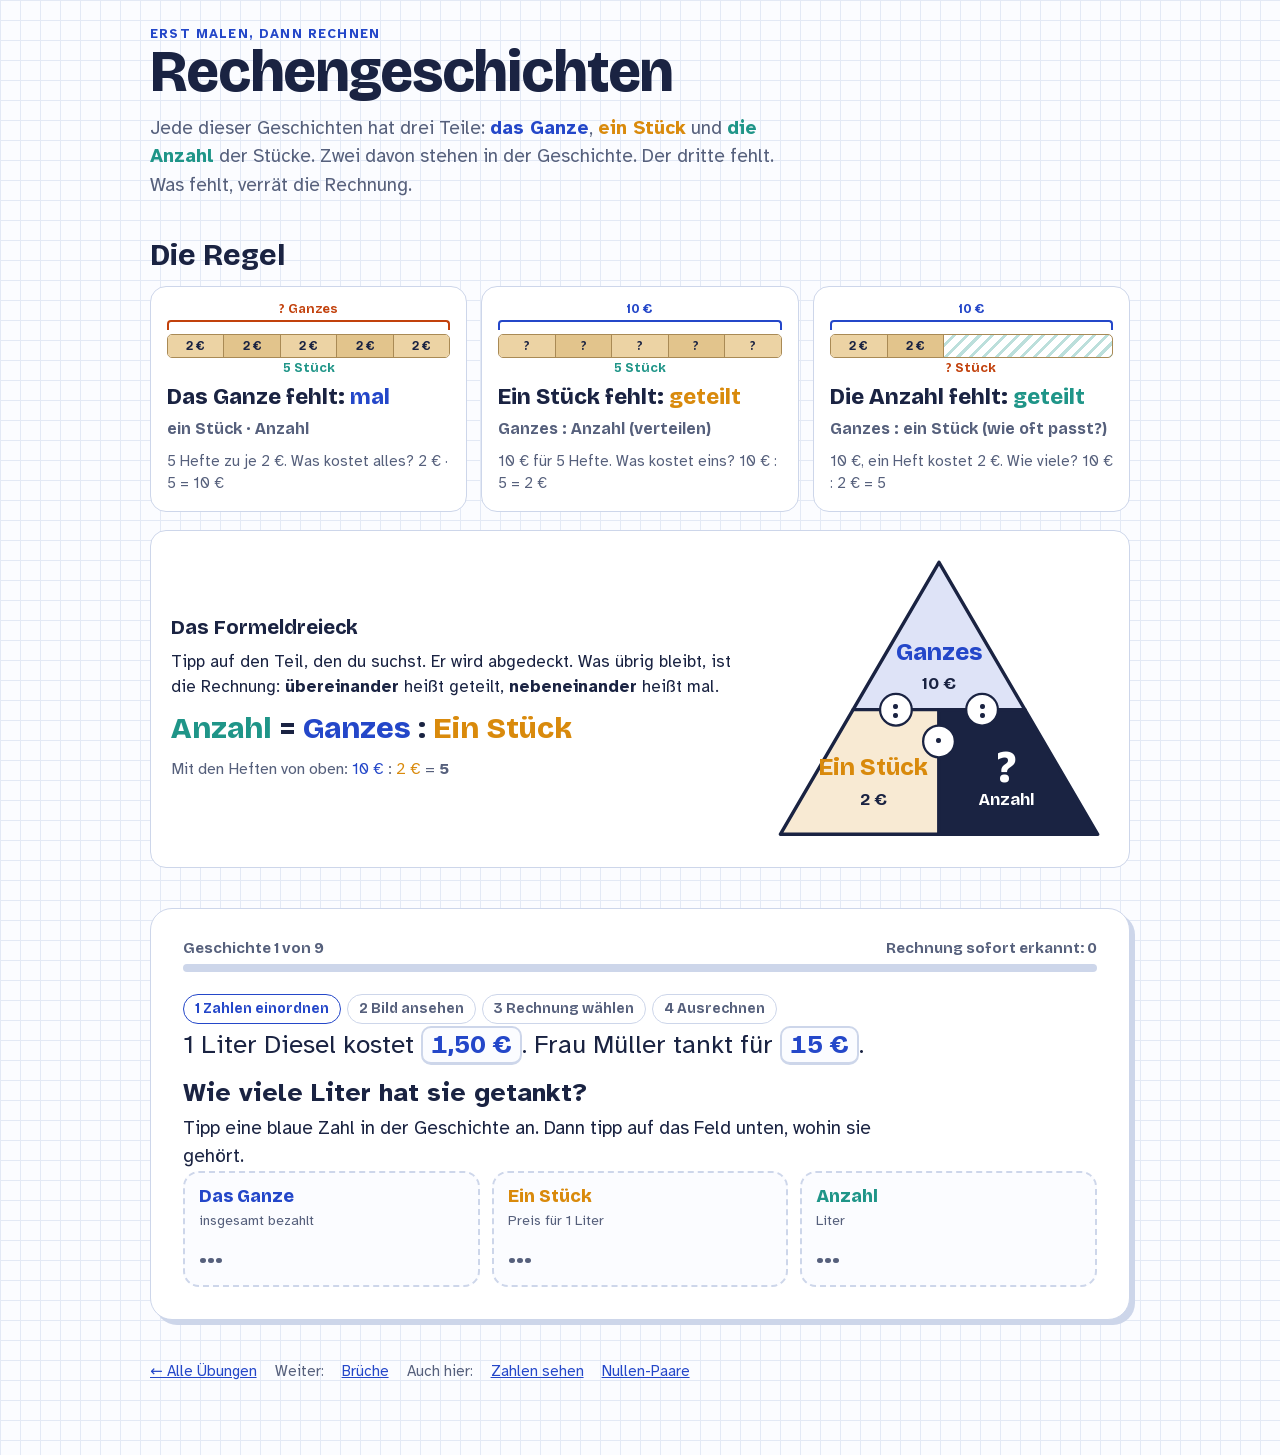
<file: rechengeschichten.html>
<!doctype html>
<html lang="de">
<head>
<meta charset="utf-8">
<meta name="viewport" content="width=device-width, initial-scale=1, viewport-fit=cover">
<title>Rechengeschichten</title>
<link rel="stylesheet" href="fonts/fonts.css">
<style>
/* Layout: same Karopapier world as the other pages. Rule strip (whole / piece / count) on top, then the story trainer as one card that unfolds step by step. */
:root{
  --paper:#fbfcff; --grid:#e3e9f5; --ink:#1a2342; --ink-soft:#56607c;
  --pen:#2447c9; --pen-ink:#ffffff; --card:#ffffff; --line:#cdd6ea;
  --rw:#2447c9; --rp:#d98a0c; --rn:#1f9588; --role-ink:#ffffff;
  --piece:#ecd3a4; --piece-2:#e2c48c; --piece-line:#a98a55;
  --ok:#1f8a4c; --no:#c2410c;
  --display:"Bricolage Grotesque","Avenir Next","Trebuchet MS",system-ui,sans-serif;
  --body:"Atkinson Hyperlegible","Segoe UI",system-ui,sans-serif;
}
@media (prefers-color-scheme: dark){
  :root:not([data-theme="light"]){
    --paper:#17241e; --grid:#20322a; --ink:#eef4ef; --ink-soft:#a7b8ae;
    --pen:#9db8ff; --pen-ink:#0f1830; --card:#1e2f27; --line:#33493e;
    --rw:#9db8ff; --rp:#f5b93a; --rn:#3cc2b2; --role-ink:#10201a;
    --piece:#d4bd8f; --piece-2:#c4ab78; --piece-line:#8a7449;
    --ok:#5fd08d; --no:#ff9a62; color-scheme:dark;
  }
}
:root[data-theme="dark"]{
  --paper:#17241e; --grid:#20322a; --ink:#eef4ef; --ink-soft:#a7b8ae;
  --pen:#9db8ff; --pen-ink:#0f1830; --card:#1e2f27; --line:#33493e;
  --rw:#9db8ff; --rp:#f5b93a; --rn:#3cc2b2; --role-ink:#10201a;
  --piece:#d4bd8f; --piece-2:#c4ab78; --piece-line:#8a7449;
  --ok:#5fd08d; --no:#ff9a62; color-scheme:dark;
}

body{margin:0} img{max-width:100%} [hidden]{display:none!important}
body{
  background-color:var(--paper);
  background-image:linear-gradient(var(--grid) 1px,transparent 1px),linear-gradient(90deg,var(--grid) 1px,transparent 1px);
  background-size:20px 20px;
  color:var(--ink); font-family:var(--body); font-size:17px; line-height:1.5;
}
.wrap{
  max-width:980px; margin:0 auto; display:grid; gap:40px;
  padding-block:28px 72px;
  padding-left:max(16px,env(safe-area-inset-left,0px));
  padding-right:max(16px,env(safe-area-inset-right,0px));
}
h1,h2,h3{font-family:var(--display); text-wrap:balance; margin:0; line-height:1.08}
h1{font-size:clamp(38px,7vw,58px); font-weight:800; letter-spacing:-.02em}
h2{font-size:clamp(24px,4vw,30px); font-weight:750}
h3{font-size:20px; font-weight:750}
p{margin:0}
.lede{font-size:19px; color:var(--ink-soft); max-width:52ch; margin-top:10px}
.eyebrow{font:700 13px/1 var(--body); letter-spacing:.09em; text-transform:uppercase; color:var(--pen)}
.card{
  background:var(--card); border:1.5px solid var(--line); border-radius:22px;
  box-shadow:5px 5px 0 var(--line); padding:clamp(18px,3.5vw,32px); min-width:0;
}
.w{color:var(--rw)} .p{color:var(--rp)} .n{color:var(--rn)}

/* ---------- rule strip ---------- */
.rules{display:grid; grid-template-columns:repeat(3,minmax(0,1fr)); gap:14px; margin-top:14px}
.rule{background:var(--card); border:1.5px solid var(--line); border-radius:16px; padding:16px; display:grid; gap:10px; align-content:start; min-width:0}
.rule .verdict{font:800 22px/1.1 var(--display)}
.rule .formula{font:700 16px/1.3 var(--display); color:var(--ink-soft)}
.rule .ex{font-size:15px; color:var(--ink-soft)}
.mb{display:grid; gap:4px; font:700 13px/1 var(--display)}
.mb .top{border:2px solid var(--rw); border-bottom:0; height:8px; border-radius:4px 4px 0 0}
.mb .tl{text-align:center; color:var(--rw)}
.mb .row{display:flex; height:22px; border:1.5px solid var(--piece-line); border-radius:5px; overflow:hidden}
.mb .row i{flex:1; background:var(--piece); border-right:1.5px solid var(--piece-line); display:grid; place-items:center; font-style:normal; color:var(--ink); font-size:12px}
.mb .row i:nth-child(even){background:var(--piece-2)}
.mb .row i:last-child{border-right:0}
.mb .row i.hatch{flex:3; background:repeating-linear-gradient(135deg,transparent 0 6px,color-mix(in srgb,var(--rn) 30%,transparent) 6px 9px)}
.mb .bl{text-align:center; color:var(--rn)}
.mb .q{color:var(--no)}

/* ---------- trainer ---------- */
.trainer{display:grid; gap:22px}
.qtop{display:flex; justify-content:space-between; gap:12px; flex-wrap:wrap; font:700 15px/1 var(--display); color:var(--ink-soft)}
.bar-p{height:8px; border-radius:99px; background:var(--line); overflow:hidden; margin-top:8px}
.bar-p i{display:block; height:100%; width:0; background:var(--pen); border-radius:99px; transition:width .3s}
.steps{display:flex; flex-wrap:wrap; gap:6px; list-style:none; margin:0; padding:0}
.steps li{font:700 14px/1 var(--display); padding:7px 11px; border-radius:999px; border:1.5px solid var(--line); color:var(--ink-soft)}
.steps li.now{border-color:var(--pen); color:var(--pen)}
.steps li.done{background:color-mix(in srgb,var(--ok) 14%,transparent); border-color:transparent; color:var(--ok)}

.story{font-size:clamp(21px,3vw,26px); line-height:1.6; max-width:40ch}
.story .q{display:block; margin-top:6px; font-weight:700}
.chip{
  font:750 1em/1.2 var(--display); font-variant-numeric:tabular-nums; color:var(--pen);
  background:var(--paper); border:2px solid var(--line); border-bottom-width:3px; border-radius:10px;
  padding:1px 8px; cursor:pointer; white-space:nowrap;
}
.chip:hover{border-color:var(--pen)}
.chip.sel{border-color:var(--pen); background:color-mix(in srgb,var(--pen) 14%,transparent); animation:pulse 1s ease-in-out infinite}
.chip.placed{cursor:default; color:var(--role-ink); border-color:transparent}
.chip.placed[data-role="W"]{background:var(--rw)}
.chip.placed[data-role="P"]{background:var(--rp)}
.chip.placed[data-role="N"]{background:var(--rn)}
@keyframes pulse{50%{background:color-mix(in srgb,var(--pen) 28%,transparent)}}

.say{font-size:19px; min-height:1.6em; max-width:62ch}
.say.ok{color:var(--ok)} .say.no{color:var(--no)}
.say b{font-family:var(--display)}

.slots{display:grid; grid-template-columns:repeat(3,minmax(0,1fr)); gap:12px}
.slot{
  all:unset; box-sizing:border-box; cursor:pointer; min-width:0;
  display:grid; gap:4px; padding:14px; border-radius:16px; border:2px dashed var(--line); background:var(--paper);
}
.slot:hover{border-color:var(--c)}
.slot:focus-visible{outline:3px solid var(--pen); outline-offset:2px}
.slot[data-role="W"]{--c:var(--rw)} .slot[data-role="P"]{--c:var(--rp)} .slot[data-role="N"]{--c:var(--rn)}
.s-name{font:800 18px/1.1 var(--display); color:var(--c)}
.s-sub{font-size:14px; color:var(--ink-soft)}
.s-val{font:800 clamp(22px,3.4vw,30px)/1.2 var(--display); font-variant-numeric:tabular-nums; color:var(--ink-soft)}
.slot.sel{border-style:solid; border-color:var(--c); animation:pulse 1s ease-in-out infinite}
.slot.filled{border-style:solid; border-color:var(--c); background:color-mix(in srgb,var(--c) 10%,var(--card)); cursor:default}
.slot.filled .s-val{color:var(--ink)}
.slot.asked{border-style:solid; border-color:var(--no); background:color-mix(in srgb,var(--no) 10%,var(--card)); cursor:default}
.slot.asked .s-val{color:var(--no)}
.slot.shake{animation:shake .35s}
@keyframes shake{25%{transform:translateX(-5px)}75%{transform:translateX(5px)}}

/* model picture */
.model{display:grid; gap:6px; padding:8px 0}
.brace{display:grid; gap:4px; text-align:center; font:750 17px/1.2 var(--display); font-variant-numeric:tabular-nums}
.brace .ln{height:10px; border:2.5px solid currentColor; border-radius:5px 5px 0 0; border-bottom:0}
.brace.bottom .ln{border-radius:0 0 5px 5px; border-top:0; border-bottom:2.5px solid currentColor}
.brace.top{color:var(--rw)} .brace.bottom{color:var(--rn)}
.brace.q{color:var(--no)}
.mbar{display:flex; height:56px; border:2px solid var(--piece-line); border-radius:8px; overflow:hidden; background:var(--paper)}
.pc{
  flex:1 1 0; min-width:0; display:grid; place-items:center; overflow:hidden;
  background:var(--piece); border-right:1.5px solid var(--piece-line);
  font:750 15px/1.1 var(--display); color:var(--ink); white-space:nowrap;
  animation:grow .35s ease-out both;
}
.pc:nth-child(even){background:var(--piece-2)}
.pc:last-child{border-right:0}
.pc.q{color:var(--no)}
.pc.rest{flex-grow:var(--rest,3); background:repeating-linear-gradient(135deg,transparent 0 8px,color-mix(in srgb,var(--rn) 28%,transparent) 8px 12px); color:var(--rn); animation:none}
@keyframes grow{from{opacity:0; transform:scaleX(.3)}}
.model-note{color:var(--ink-soft); font-size:16px}

.ops{display:grid; grid-template-columns:repeat(2,minmax(0,1fr)); gap:10px}
.op{
  font:750 clamp(19px,2.8vw,24px)/1.2 var(--display); font-variant-numeric:tabular-nums;
  padding:14px; border-radius:14px; border:2px solid var(--line); background:var(--paper); color:var(--ink); cursor:pointer; text-align:center;
}
.op:hover{border-color:var(--pen)}
.op:focus-visible,.btn:focus-visible{outline:3px solid var(--pen); outline-offset:2px}
.op.right{border-color:var(--ok); background:color-mix(in srgb,var(--ok) 14%,var(--card)); color:var(--ok)}
.op.wrong{border-color:var(--no); color:var(--no); opacity:.7}
.op:disabled{cursor:default}

.calc{display:flex; flex-wrap:wrap; align-items:baseline; gap:.3em; font:750 clamp(26px,5vw,40px)/1.2 var(--display); font-variant-numeric:tabular-nums}
.calc input{
  font:inherit; color:var(--pen); width:4ch; text-align:center; padding:0 6px;
  background:var(--paper); border:2.5px solid var(--line); border-radius:12px; outline:none;
}
.calc input:focus-visible{border-color:var(--pen)}
.calc .unit{color:var(--ink-soft); font-size:.7em}
.tip{font-size:17px; color:var(--ink-soft); max-width:62ch}
.tip b{color:var(--ink)}

.controls{display:flex; flex-wrap:wrap; gap:10px; align-items:center}
.btn{
  font:700 19px/1 var(--display); border-radius:14px; padding:14px 22px; cursor:pointer;
  border:2px solid var(--pen); background:var(--pen); color:var(--pen-ink);
}
.btn:hover{filter:brightness(1.08)}
.btn.ghost{background:transparent; color:var(--pen)}
.stage{display:grid; gap:14px}
.stage[hidden]{display:none!important}
.stage h3 .num{color:var(--ink-soft); font-weight:600}
.answer{font:750 clamp(20px,3vw,26px)/1.3 var(--display)}
.probe{color:var(--ok); font-weight:700; font-variant-numeric:tabular-nums}
.done{font:750 clamp(26px,5vw,38px)/1.15 var(--display)}

footer{color:var(--ink-soft); font-size:15px; display:flex; flex-wrap:wrap; gap:6px 18px}
footer a{color:var(--pen)}

/* Formeldreieck */
.tri-box{
  display:grid; grid-template-columns:minmax(0,1fr) minmax(0,340px); gap:24px; align-items:center;
  margin-top:18px; background:var(--card); border:1.5px solid var(--line); border-radius:16px; padding:20px;
}
.tri-text{display:grid; gap:10px; min-width:0}
.tri-text .ex{color:var(--ink-soft); font-size:16px}
.formula-big{font:800 clamp(22px,3.4vw,30px)/1.25 var(--display)}
.formula-big .q,.tri-hint .q{color:var(--no)}
.tri{width:100%; height:auto; display:block; overflow:visible}
.tri polygon{stroke:var(--ink); stroke-width:3; stroke-linejoin:round; transition:fill .2s}
.tri .rg[data-r="W"] polygon{fill:color-mix(in srgb,var(--rw) 15%,var(--card))}
.tri .rg[data-r="P"] polygon{fill:color-mix(in srgb,var(--rp) 18%,var(--card))}
.tri .rg[data-r="N"] polygon{fill:color-mix(in srgb,var(--rn) 16%,var(--card))}
.tri .rg.cov polygon{fill:var(--ink)}
.tri text{text-anchor:middle; font-family:var(--display)}
.tri .lbl{font-size:21px; font-weight:800}
.tri .rg[data-r="W"] .lbl{fill:var(--rw)} .tri .rg[data-r="P"] .lbl{fill:var(--rp)} .tri .rg[data-r="N"] .lbl{fill:var(--rn)}
.tri .val{font-size:15px; font-weight:700; fill:var(--ink)}
.tri .rg.cov .lbl{fill:var(--card); font-size:40px}
.tri .rg.cov .val{fill:var(--card)}
.tri.live .rg{cursor:pointer}
.tri.live .rg:hover polygon{stroke:var(--pen)}
.tri.live .rg:focus{outline:none}
.tri.live .rg:focus-visible polygon{stroke:var(--pen); stroke-width:5}
.tri .opb{pointer-events:none}
.tri .opb circle{fill:var(--card); stroke:var(--ink); stroke-width:2}
.tri .opb text{font-size:22px; font-weight:800; fill:var(--ink); dominant-baseline:central}
.tri-hint{display:grid; grid-template-columns:130px minmax(0,1fr); gap:16px; align-items:center; font-size:18px}
.tri-hint b{font-family:var(--display)}

@media (max-width:680px){
  .tri-box{grid-template-columns:minmax(0,1fr)}
  .tri-box .tri{max-width:300px; margin:0 auto}
  .tri-hint{grid-template-columns:100px minmax(0,1fr); font-size:16px}
  .rules{grid-template-columns:minmax(0,1fr)}
  .slots{grid-template-columns:minmax(0,1fr)}
  .slot{grid-template-columns:auto 1fr auto; align-items:baseline; gap:4px 10px}
  .slot .s-sub{grid-column:2}
  .slot .s-val{grid-row:1 / span 2; grid-column:3; align-self:center}
  .ops{grid-template-columns:minmax(0,1fr)}
  .btn{font-size:17px; padding:12px 18px}
  .pc{font-size:12px}
}
@media (prefers-reduced-motion:reduce){
  *{transition:none!important; animation:none!important}
}
</style>

</head>
<body>
<main class="wrap">
  <header>
    <div class="eyebrow">Erst malen, dann rechnen</div>
    <h1>Rechengeschichten</h1>
    <p class="lede">Jede dieser Geschichten hat drei Teile: <b class="w">das Ganze</b>, <b class="p">ein Stück</b> und <b class="n">die Anzahl</b> der Stücke. Zwei davon stehen in der Geschichte. Der dritte fehlt. Was fehlt, verrät die Rechnung.</p>
  </header>

  <section aria-labelledby="rules-title">
    <h2 id="rules-title">Die Regel</h2>
    <div class="rules">
      <div class="rule">
        <div class="mb"><div class="tl q">? Ganzes</div><div class="top" style="border-color:var(--no)"></div>
          <div class="row"><i>2 €</i><i>2 €</i><i>2 €</i><i>2 €</i><i>2 €</i></div><div class="bl">5 Stück</div></div>
        <div class="verdict">Das Ganze fehlt: <span class="w">mal</span></div>
        <div class="formula">ein Stück · Anzahl</div>
        <p class="ex">5 Hefte zu je 2 €. Was kostet alles? 2 € · 5 = 10 €</p>
      </div>
      <div class="rule">
        <div class="mb"><div class="tl">10 €</div><div class="top"></div>
          <div class="row"><i class="q">?</i><i class="q">?</i><i class="q">?</i><i class="q">?</i><i class="q">?</i></div><div class="bl">5 Stück</div></div>
        <div class="verdict">Ein Stück fehlt: <span class="p">geteilt</span></div>
        <div class="formula">Ganzes : Anzahl (verteilen)</div>
        <p class="ex">10 € für 5 Hefte. Was kostet eins? 10 € : 5 = 2 €</p>
      </div>
      <div class="rule">
        <div class="mb"><div class="tl">10 €</div><div class="top"></div>
          <div class="row"><i>2 €</i><i>2 €</i><i class="hatch"></i></div><div class="bl q">? Stück</div></div>
        <div class="verdict">Die Anzahl fehlt: <span class="n">geteilt</span></div>
        <div class="formula">Ganzes : ein Stück (wie oft passt?)</div>
        <p class="ex">10 €, ein Heft kostet 2 €. Wie viele? 10 € : 2 € = 5</p>
      </div>
    </div>
    <div class="tri-box">
      <div class="tri-text">
        <h3>Das Formeldreieck</h3>
        <p>Tipp auf den Teil, den du suchst. Er wird abgedeckt. Was übrig bleibt, ist die Rechnung: <b>übereinander</b> heißt geteilt, <b>nebeneinander</b> heißt mal.</p>
        <p class="formula-big" id="tri-f" aria-live="polite"></p>
        <p class="ex" id="tri-ex"></p>
      </div>
      <div id="tri-live"></div>
    </div>
  </section>

  <section class="card trainer" aria-labelledby="tr-title">
    <h2 id="tr-title" hidden>Geschichten üben</h2>
    <div>
      <div class="qtop"><span id="pos"></span><span id="score"></span></div>
      <div class="bar-p"><i id="pbar"></i></div>
    </div>
    <div id="body"></div>
  </section>

  <footer>
    <a href="index.html">← Alle Übungen</a>
    <span>Weiter:</span>
    <a href="brueche.html">Brüche</a>
    <span>Auch hier:</span>
    <a href="zahlen-sehen.html">Zahlen sehen</a>
    <a href="nullen-paare.html">Nullen-Paare</a>
  </footer>
</main>

<script>
(() => {
  const $ = s => document.querySelector(s);
  const reduce = matchMedia('(prefers-reduced-motion: reduce)').matches;
  const rand = arr => arr[Math.floor(Math.random() * arr.length)];
  const shuffle = arr => { const a = arr.slice(); for (let i = a.length - 1; i > 0; i--){ const j = Math.floor(Math.random() * (i + 1)); [a[i], a[j]] = [a[j], a[i]]; } return a; };

  // ---------- kinds of quantities ----------
  const money = c => { const e = Math.floor(c / 100), r = c % 100; return r ? `${e},${String(r).padStart(2, '0')} €` : `${e} €`; };
  const K = {
    money:{f:money, unit:'€', money:true},
    cm:{f:v => `${v} cm`, unit:'cm'},
    km:{f:v => `${v} km`, unit:'km'},
    ml:{f:v => `${v} ml`, unit:'ml'},
    items: w => ({f:v => `${v} ${w}`, unit:w})
  };

  // ---------- stories ----------
  // ask: which part is missing. W = das Ganze, P = ein Stück, N = Anzahl.
  const T = [
    {id:'diesel', ask:'N', k:K.money, P:[150,180,120], N:[10,20,30],
     text:'1 Liter Diesel kostet {P}. Frau Müller tankt für {W}.', q:'Wie viele Liter hat sie getankt?',
     nText:n => `${n} Liter`, nWord:'Liter', lab:{W:'insgesamt bezahlt', P:'Preis für 1 Liter', N:'Liter'},
     ans:'Frau Müller hat {A} getankt.',
     hint:{W:'Für {W} tankt sie insgesamt. Das ist das Ganze.', P:'{P} kostet ein einziger Liter. Das ist ein Stück.'}},
    {id:'band', ask:'N', k:K.cm, P:[20,25,30,40], N:[4,6,8,12],
     text:'Ein Geschenkband ist {W} lang. Lea schneidet Stücke von je {P} ab.', q:'Wie viele Stücke bekommt sie?',
     nText:n => `${n} Stücke`, nWord:'Stücke', lab:{W:'ganzes Band', P:'ein Stück Band', N:'Stücke'},
     ans:'Lea bekommt {A}.',
     hint:{W:'{W} ist das ganze Band. Das ist das Ganze.', P:'{P} ist ein abgeschnittenes Stück.'}},
    {id:'kekse', ask:'N', k:K.items('Kekse'), P:[6,8,9,12], N:[4,5,6,7],
     text:'Oma hat {W} gebacken. In jede Dose passen {P}.', q:'Wie viele Dosen braucht sie?',
     nText:n => `${n} Dosen`, nWord:'Dosen', lab:{W:'alle Kekse', P:'Kekse in 1 Dose', N:'Dosen'},
     ans:'Oma braucht {A}.',
     hint:{W:'{W} sind alle Kekse zusammen. Das ist das Ganze.', P:'{P} passen in eine Dose. Das ist ein Stück.'}},
    {id:'sparen', ask:'N', k:K.money, P:[200,250,300,500], N:[4,6,8],
     text:'Tim spart jede Woche {P}. Er möchte ein Spiel für {W} kaufen.', q:'Wie viele Wochen muss er sparen?',
     nText:n => `${n} Wochen`, nWord:'Wochen', lab:{W:'Preis vom Spiel', P:'Geld pro Woche', N:'Wochen'},
     ans:'Tim muss {A} sparen.',
     hint:{W:'{W} braucht er insgesamt. Das ist das Ganze.', P:'{P} spart er in einer Woche. Das ist ein Stück.'}},

    {id:'pizza', ask:'P', k:K.money, P:[450,600,750,800], N:[3,4,5,6],
     text:'{N} essen zusammen Pizza. Die Rechnung beträgt {W}. Sie teilen gerecht.', q:'Wie viel zahlt jede?',
     nText:n => `${n} Freundinnen`, nWord:'Freundinnen', lab:{W:'ganze Rechnung', P:'eine Freundin zahlt', N:'Freundinnen'},
     ans:'Jede Freundin zahlt {A}.',
     hint:{W:'{W} ist die ganze Rechnung. Das ist das Ganze.', N:'{N}: So viele teilen sich die Rechnung. Das ist die Anzahl.'}},
    {id:'paket', ask:'P', k:K.money, P:[80,90,120,150], N:[5,8,10],
     text:'Ein Paket mit {N} kostet {W}.', q:'Wie viel kostet ein Heft?',
     nText:n => `${n} Heften`, nWord:'Hefte', lab:{W:'ganzes Paket', P:'ein Heft', N:'Hefte'},
     ans:'Ein Heft kostet {A}.',
     hint:{W:'{W} kostet das ganze Paket. Das ist das Ganze.', N:'{N} sind im Paket. Das ist die Anzahl.'}},
    {id:'auto', ask:'P', k:K.km, P:[80,90,100,120], N:[2,3,4],
     text:'Papa fährt {W} weit. Er braucht dafür {N} und fährt immer gleich schnell.', q:'Wie viele Kilometer schafft er in einer Stunde?',
     nText:n => `${n} Stunden`, nWord:'Stunden', lab:{W:'ganze Strecke', P:'in 1 Stunde', N:'Stunden'},
     ans:'Papa schafft {A} in einer Stunde.',
     hint:{W:'{W} ist die ganze Strecke. Das ist das Ganze.', N:'{N}: so viele Stunden ist er unterwegs. Das ist die Anzahl.'}},
    {id:'saft', ask:'P', k:K.ml, P:[150,200,250], N:[4,6,8],
     text:'{W} Saft werden gleichmäßig auf {N} verteilt.', q:'Wie viel Saft kommt in jedes Glas?',
     nText:n => `${n} Gläser`, nWord:'Gläser', lab:{W:'aller Saft', P:'in 1 Glas', N:'Gläser'},
     ans:'In jedes Glas kommen {A}.',
     hint:{W:'{W} ist der ganze Saft. Das ist das Ganze.', N:'{N}: auf so viele wird verteilt. Das ist die Anzahl.'}},

    {id:'hefte', ask:'W', k:K.money, P:[80,95,120,150], N:[3,4,5,6],
     text:'Ein Heft kostet {P}. Mia kauft {N}.', q:'Wie viel muss sie bezahlen?',
     nText:n => `${n} Hefte`, nWord:'Hefte', lab:{W:'alles zusammen', P:'ein Heft', N:'Hefte'},
     ans:'Mia muss {A} bezahlen.',
     hint:{P:'{P} kostet ein einziges Heft. Das ist ein Stück.', N:'{N} kauft sie. Das ist die Anzahl.'}},
    {id:'benzin', ask:'W', k:K.money, P:[160,170,180], N:[10,20,30],
     text:'1 Liter Benzin kostet {P}. Herr Yilmaz tankt {N}.', q:'Wie viel muss er bezahlen?',
     nText:n => `${n} Liter`, nWord:'Liter', lab:{W:'insgesamt', P:'Preis für 1 Liter', N:'Liter'},
     ans:'Herr Yilmaz muss {A} bezahlen.',
     hint:{P:'{P} kostet ein einziger Liter. Das ist ein Stück.', N:'{N} tankt er. Das ist die Anzahl.'}},
    {id:'kisten', ask:'W', k:K.items('Flaschen'), P:[6,12,20], N:[5,8,10],
     text:'In eine Kiste passen {P}. Im Lager stehen {N}.', q:'Wie viele Flaschen sind das zusammen?',
     nText:n => `${n} volle Kisten`, nWord:'Kisten', lab:{W:'alle Flaschen', P:'Flaschen in 1 Kiste', N:'Kisten'},
     ans:'Das sind {A}.',
     hint:{P:'{P} sind in einer Kiste. Das ist ein Stück.', N:'{N}: so viele Kisten gibt es. Das ist die Anzahl.'}},
    {id:'lesen', ask:'W', k:K.items('Seiten'), P:[12,15,20,25], N:[5,6,7],
     text:'Lisa liest jeden Tag {P}.', q:'Wie viele Seiten hat sie nach {N} gelesen?',
     nText:n => `${n} Tagen`, nWord:'Tage', lab:{W:'alle Seiten', P:'Seiten an 1 Tag', N:'Tage'},
     ans:'Lisa hat {A} gelesen.',
     hint:{P:'{P} liest sie an einem Tag. Das ist ein Stück.', N:'{N}: so lange liest sie. Das ist die Anzahl.'}}
  ];
  const NAME = {W:'Das Ganze', P:'Ein Stück', N:'Anzahl'};
  const PHRASE = {W:'das Ganze', P:'ein Stück', N:'die Anzahl'};
  const ROUND = 9;

  // ---------- round ----------
  let R = null, S = null;
  function makeStory(t, P, N){ P = P ?? rand(t.P); N = N ?? rand(t.N); return {t, P, N, W:P * N}; }
  function newRound(){
    const byAsk = a => shuffle(T.filter(t => t.ask === a && t.id !== 'diesel'));
    const list = [makeStory(T[0], 150, 10)];
    const rest = [...byAsk('N').slice(0, 2), ...byAsk('P').slice(0, 3), ...byAsk('W').slice(0, 3)];
    shuffle(rest).forEach(t => list.push(makeStory(t)));
    R = {list, i:0, seen:0};
    start();
  }
  function start(){
    const st = R.list[R.i];
    S = {...st, placed:{}, sel:null, step:1, opFirst:null};
    render();
  }

  // ---------- formatting ----------
  const fv = (role, s = S) => role === 'N' ? s.t.nText(s.N) : s.t.k.f(s[role]);
  const fill = (str, s = S) => str.replace(/\{([WPN])\}/g, (_, r) => fv(r, s));
  const valFor = r => r === 'N' ? `${S.N}` : S.t.k.f(S[r]);

  function storyHTML(){
    const chip = r => {
      const placed = S.placed[r];
      return `<button type="button" class="chip${placed ? ' placed' : ''}${S.sel === r ? ' sel' : ''}" data-role="${r}"${placed ? ' disabled' : ''}>${fv(r)}</button>`;
    };
    const sub = str => str.replace(/\{([WPN])\}/g, (_, r) => chip(r));
    return `<p class="story">${sub(S.t.text)}<span class="q">${sub(S.t.q)}</span></p>`;
  }

  function slotsHTML(){
    return `<div class="slots">${['W','P','N'].map(r => {
      const filled = S.placed[r], asked = S.step > 1 && r === S.t.ask;
      return `<button type="button" class="slot${filled ? ' filled' : ''}${asked ? ' asked' : ''}${S.selSlot === r ? ' sel' : ''}" data-role="${r}">
        <span class="s-name">${NAME[r]}</span><span class="s-sub">${S.t.lab[r]}</span>
        <span class="s-val">${filled ? valFor(r) : asked ? '?' : '…'}</span></button>`;
    }).join('')}</div>`;
  }

  function modelHTML(){
    const ask = S.t.ask, n = S.N;
    const top = ask === 'W' ? `<div class="brace top q"><span>? das Ganze</span><div class="ln"></div></div>`
                            : `<div class="brace top"><span>${fv('W')}</span><div class="ln"></div></div>`;
    let pcs = '';
    if (ask === 'N'){
      const shown = Math.min(2, n - 1);
      for (let i = 0; i < shown; i++) pcs += `<div class="pc" style="animation-delay:${i * 150}ms">${fv('P')}</div>`;
      pcs += `<div class="pc rest" style="--rest:${n - shown}">? Stücke</div>`;
    } else {
      const label = ask === 'P' ? '?' : fv('P');
      const showLabel = n <= 10;
      for (let i = 0; i < n; i++)
        pcs += `<div class="pc${ask === 'P' ? ' q' : ''}" style="animation-delay:${reduce ? 0 : i * Math.min(120, 900 / n)}ms">${showLabel || i === 0 ? label : ''}</div>`;
    }
    const bottom = ask === 'N'
      ? `<div class="brace bottom q"><div class="ln"></div><span>Wie oft passt ${fv('P')} hinein?</span></div>`
      : `<div class="brace bottom"><div class="ln"></div><span>${S.N} ${S.t.nWord}</span></div>`;
    const note = ask === 'N' ? `Du kennst das Ganze und ein Stück. Gesucht ist, wie viele Stücke hineinpassen.`
               : ask === 'P' ? `Du kennst das Ganze und die Anzahl. Gesucht ist, wie groß ein Stück ist.`
               : `Du kennst ein Stück und die Anzahl. Gesucht ist das Ganze.`;
    return `<div class="model">${top}<div class="mbar">${pcs}</div>${bottom}</div><p class="model-note">${note}</p>`;
  }

  function options(){
    const W = fv('W'), P = fv('P'), N = `${S.N}`, ask = S.t.ask;
    if (ask === 'N') return [{t:`${W} : ${P}`, ok:true}, {t:`${W} · ${P}`, why:'op'}, {t:`${P} : ${W}`, why:'rev'}, {t:`${W} − ${P}`, why:'op'}];
    if (ask === 'P') return [{t:`${W} : ${N}`, ok:true}, {t:`${W} · ${N}`, why:'op'}, {t:`${N} : ${W}`, why:'rev'}, {t:`${W} − ${N}`, why:'op'}];
    return [{t:`${P} · ${N}`, ok:true}, {t:`${P} : ${N}`, why:'op'}, {t:`${N} : ${P}`, why:'op'}, {t:`${P} + ${N}`, why:'op'}];
  }
  function reason(){
    const ask = S.t.ask;
    if (ask === 'N') return `Du suchst, wie oft ${fv('P')} in ${fv('W')} passt. Das ist <b>geteilt</b>: Ganzes : ein Stück.`;
    if (ask === 'P') return `Du verteilst ${fv('W')} gerecht auf ${S.N} ${S.t.nWord}. Das ist <b>geteilt</b>: Ganzes : Anzahl.`;
    return `Du nimmst ${S.N}-mal ${fv('P')}. Das ist <b>mal</b>: ein Stück · Anzahl.`;
  }

  const stripPairs = (a, b) => { while (a % 10 === 0 && b % 10 === 0){ a /= 10; b /= 10; } return [a, b]; };
  function tipText(){
    const ask = S.t.ask, k = S.t.k;
    if (ask === 'N'){
      const [a, b] = stripPairs(S.W, S.P);
      const cents = k.money ? `${fv('W')} sind ${S.W} Cent, ${fv('P')} sind ${S.P} Cent. ` : '';
      return `${cents}Rechne <b>${S.W} : ${S.P}</b>.${a !== S.W ? ` Nullen-Paare streichen: <b>${a} : ${b}</b>.` : ''} Wie oft passt ${b} in ${a}?`;
    }
    if (ask === 'P'){
      return k.money ? `${fv('W')} sind ${S.W} Cent. Rechne <b>${S.W} Cent : ${S.N}</b>. Welche Zahl mal ${S.N} ergibt ${S.W}?`
                     : `Rechne <b>${S.W} : ${S.N}</b>. Welche Zahl mal ${S.N} ergibt ${S.W}?`;
    }
    return k.money ? `${fv('P')} sind ${S.P} Cent. Rechne <b>${S.P} Cent · ${S.N}</b> und mach daraus wieder Euro.`
                   : `Rechne <b>${S.P} · ${S.N}</b>.`;
  }
  const answerUnit = () => S.t.ask === 'N' ? S.t.nWord : S.t.k.unit;
  const answerValue = () => S[S.t.ask];
  const answerText = () => S.t.ask === 'N' ? `${S.N} ${S.t.nWord}` : S.t.k.f(answerValue());
  function parseAnswer(str){
    if (S.t.ask !== 'N' && S.t.k.money){
      const x = parseFloat(str.replace(/[€\s]/g, '').replace(',', '.'));
      return isNaN(x) ? NaN : Math.round(x * 100);
    }
    return parseInt(str.replace(/\D/g, ''), 10);
  }
  function probe(){
    const ask = S.t.ask;
    if (ask === 'W') return `Probe: ${fv('W')} : ${S.N} = ${fv('P')} ✓`;
    return `Probe: ${fv('P')} · ${S.N} = ${fv('W')} ✓`;
  }

  // ---------- render ----------
  const STEPS = ['Zahlen einordnen', 'Bild ansehen', 'Rechnung wählen', 'Ausrechnen'];
  function render(msg, cls){
    const body = $('#body');
    const stepIdx = S.step === 1 ? 0 : S.step === 2 ? 2 : 3;
    let h = `<ol class="steps">${STEPS.map((s, i) => `<li class="${i < stepIdx ? 'done' : i === stepIdx || (i === 1 && S.step === 2) ? 'now' : ''}">${i + 1} ${s}</li>`).join('')}</ol>`;
    h += storyHTML();
    h += `<p class="say ${cls || ''}" id="say" aria-live="polite">${msg ?? defaultSay()}</p>`;
    h += slotsHTML();
    if (S.step >= 2){
      h += `<div class="stage">${modelHTML()}</div>`;
      h += `<div class="stage"><h3>Welche Rechnung passt?</h3><div class="ops" id="ops">${(S.ops || []).map((o, i) =>
        `<button type="button" class="op${o.state ? ' ' + o.state : ''}" data-i="${i}"${S.step > 2 ? ' disabled' : ''}>${o.t}</button>`).join('')}</div>
        <p class="say" id="opsay">${S.opMsg || ''}</p>${S.showTri && S.step === 2 ? triHint() : ''}</div>`;
    }
    if (S.step >= 3){
      const correct = S.ops.find(o => o.ok).t;
      h += `<div class="stage"><h3>Ausrechnen</h3>
        <div class="calc"><span>${correct} =</span><input id="ain" inputmode="decimal" autocomplete="off" aria-label="Ergebnis"${S.step === 4 ? ` disabled value="${S.lastInput || ''}"` : ''}><span class="unit">${answerUnit()}</span></div>
        <p class="tip" id="tip"${S.showTip ? '' : ' hidden'}>${tipText()}</p>
        ${S.step === 3 ? `<div class="controls"><button class="btn" id="acheck" type="button">Prüfen</button><button class="btn ghost" id="atip" type="button">Tipp</button></div>` : ''}
        <p class="say ${S.aCls || ''}" id="asay">${S.aMsg || ''}</p></div>`;
    }
    if (S.step === 4){
      h += `<div class="stage"><p class="answer">${S.t.ans.replace('{A}', answerText())}</p><p class="probe">${probe()}</p>
        <div class="controls"><button class="btn" id="next" type="button">${R.i + 1 < R.list.length ? 'Nächste Geschichte' : 'Fertig'}</button></div></div>`;
    }
    body.innerHTML = h;
    wire();
    top();
  }
  function defaultSay(){
    if (S.step === 1){
      const left = ['W','P','N'].filter(r => r !== S.t.ask && !S.placed[r]).length;
      if (S.sel) return `Wohin gehört <b>${fv(S.sel)}</b>? Tipp auf das passende Feld unten.`;
      return left === 2 ? `Tipp eine blaue Zahl in der Geschichte an. Dann tipp auf das Feld unten, wohin sie gehört.` : `Gut! Jetzt die andere Zahl.`;
    }
    return `Gesucht ist <b>${PHRASE[S.t.ask]}</b>: ${S.t.lab[S.t.ask]}.`;
  }
  function top(){
    $('#pos').textContent = `Geschichte ${R.i + 1} von ${R.list.length}`;
    $('#score').textContent = `Rechnung sofort erkannt: ${R.list.slice(0, R.i + (S && S.opFirst !== null ? 1 : 0)).filter(x => x.firstOk).length}`;
    $('#pbar').style.width = `${(R.i + (S && S.step === 4 ? 1 : 0)) / R.list.length * 100}%`;
  }

  function wire(){
    // Either order works: number first, then box, or box first, then number.
    function place(num, box){
      S.sel = null; S.selSlot = null;
      if (num === box){
        S.placed[box] = true;
        const need = ['W','P','N'].filter(x => x !== S.t.ask);
        if (need.every(x => S.placed[x])){ S.step = 2; S.ops = shuffle(options()); }
        render();
      } else {
        render(`Nicht ganz. ${fill(S.t.hint[num])}`, 'no');
        const el = document.querySelector(`.slot[data-role="${box}"]`); if (el) el.classList.add('shake');
      }
    }
    document.querySelectorAll('.chip').forEach(c => c.addEventListener('click', () => {
      if (S.step !== 1) return;
      const r = c.dataset.role;
      if (S.selSlot){ place(r, S.selSlot); return; }
      S.sel = S.sel === r ? null : r; render();
    }));
    document.querySelectorAll('.slot').forEach(sl => sl.addEventListener('click', () => {
      if (S.step !== 1) return;
      const r = sl.dataset.role;
      if (S.placed[r]) return;
      if (S.sel){ place(S.sel, r); return; }
      if (r === S.t.ask){ render(`Dazu steht keine Zahl in der Geschichte. Genau das wird gefragt! Ordne erst die anderen zwei Zahlen ein.`, 'no'); return; }
      S.selSlot = S.selSlot === r ? null : r;
      render(S.selSlot ? `Welche Zahl aus der Geschichte ist <b>${PHRASE[r]}</b> (${S.t.lab[r]})? Tipp sie oben an.` : undefined);
    }));
    document.querySelectorAll('.op').forEach(b => b.addEventListener('click', () => {
      if (S.step !== 2) return;
      const o = S.ops[+b.dataset.i];
      if (S.opFirst === null){ S.opFirst = !!o.ok; R.list[R.i].firstOk = !!o.ok; }
      if (o.ok){
        o.state = 'right'; S.opMsg = `Genau! ${reason()}`; S.step = 3;
        render(); const ain = $('#ain'); if (ain) ain.focus({preventScroll:true});
      } else {
        o.state = 'wrong';
        S.opMsg = o.why === 'rev' ? `Fast! Beim Teilen steht das Ganze vorne. ${reason()}` : `Noch nicht. ${reason()}`;
        S.showTri = true;
        render();
      }
    }));
    const ac = $('#acheck');
    if (ac){
      const ain = $('#ain');
      ac.addEventListener('click', checkAnswer);
      ain.addEventListener('keydown', e => { if (e.key === 'Enter') checkAnswer(); });
      $('#atip').addEventListener('click', () => { S.showTip = true; $('#tip').hidden = false; });
    }
    const nx = $('#next');
    if (nx) nx.addEventListener('click', () => { R.i++; R.i < R.list.length ? start() : finish(); window.scrollTo({top:$('.trainer').offsetTop - 12, behavior: reduce ? 'auto' : 'smooth'}); });
  }

  function checkAnswer(){
    const ain = $('#ain'), raw = ain.value.trim();
    const v = parseAnswer(raw);
    if (isNaN(v)){ S.aMsg = 'Schreib zuerst dein Ergebnis ins Kästchen.'; S.aCls = 'no'; $('#asay').textContent = S.aMsg; $('#asay').className = 'say no'; return; }
    if (v === answerValue()){
      S.step = 4; S.lastInput = raw; S.aMsg = 'Richtig!'; S.aCls = 'ok';
      render();
      const nx = $('#next'); if (nx) nx.focus({preventScroll:true});
    } else {
      const ask = S.t.ask, k = S.t.k;
      let p;
      if (ask === 'N') p = `Probe: ${fv('P')} · ${v} = ${k.f(v * S.P)}, nicht ${fv('W')}.`;
      else if (ask === 'P') p = `Probe: ${k.f(v)} · ${S.N} = ${k.f(v * S.N)}, nicht ${fv('W')}.`;
      else p = `Probe: ${k.f(v)} : ${S.N} ist nicht ${fv('P')}.`;
      S.aMsg = `Noch nicht. ${p} Tipp auf „Tipp“, wenn du Hilfe brauchst.`; S.aCls = 'no';
      const el = $('#asay'); el.textContent = S.aMsg; el.className = 'say no';
      ain.select();
    }
  }

  function finish(){
    const ok = R.list.filter(x => x.firstOk).length;
    $('#body').innerHTML = `<div class="stage"><p class="done">Geschafft! Bei ${ok} von ${R.list.length} Geschichten hast du die Rechnung sofort erkannt.</p>
      <div class="controls"><button class="btn" id="again" type="button">Neue Runde</button></div></div>`;
    $('#pos').textContent = `${R.list.length} von ${R.list.length}`;
    $('#score').textContent = `Rechnung sofort erkannt: ${ok}`;
    $('#pbar').style.width = '100%';
    $('#again').addEventListener('click', newRound);
  }

  // ---------- Formeldreieck ----------
  const TRI = {W:'150,10 225.8,140 74.2,140', P:'74.2,140 150,140 150,250 10,250', N:'150,140 225.8,140 290,250 150,250'};
  const TRI_POS = {W:[150,96], P:[92,198], N:[210,198]};
  const TRI_LAB = {W:'Ganzes', P:'Ein Stück', N:'Anzahl'};
  const RCLS = {W:'w', P:'p', N:'n'};
  const badge = (x, y, t) => `<g class="opb"><circle cx="${x}" cy="${y}" r="14"/><text x="${x}" y="${y}">${t}</text></g>`;
  function triSVG(cover, vals, live){
    let g = '';
    for (const r of ['W','P','N']){
      const c = r === cover, [x, y] = TRI_POS[r];
      const sub = c ? TRI_LAB[r] : vals ? vals[r] : '';
      g += `<g class="rg${c ? ' cov' : ''}" data-r="${r}"${live ? ` role="button" tabindex="0" aria-pressed="${c}" aria-label="${TRI_LAB[r]} abdecken"` : ''}>
        <polygon points="${TRI[r]}"/>
        <text class="lbl" x="${x}" y="${c ? y + 6 : y}">${c ? '?' : TRI_LAB[r]}</text>
        ${sub ? `<text class="val" x="${x}" y="${y + 26}">${sub}</text>` : ''}</g>`;
    }
    g += badge(112, 140, ':') + badge(188, 140, ':') + badge(150, 168, '·');
    return `<svg class="tri${live ? ' live' : ''}" viewBox="0 0 300 262"${live ? '' : ' aria-hidden="true"'}>${g}</svg>`;
  }
  function formula(r, vals){
    const nm = vals || TRI_LAB;
    const s = x => `<span class="${RCLS[x]}">${nm[x]}</span>`;
    const rhs = r === 'W' ? `${s('P')} · ${s('N')}` : r === 'P' ? `${s('W')} : ${s('N')}` : `${s('W')} : ${s('P')}`;
    return {rhs, full:`${s(r)} = ${rhs}`};
  }
  function triHint(){
    const vals = {W:fv('W'), P:fv('P'), N:`${S.N}`};
    return `<div class="tri-hint">${triSVG(S.t.ask, vals, false)}<p>Formeldreieck: Deck ${PHRASE[S.t.ask]} ab. Übrig bleibt <b>${formula(S.t.ask, vals).rhs}</b>.</p></div>`;
  }
  const EXV = {W:'10 €', P:'2 €', N:'5'};
  let triCover = 'N';
  function renderTri(focus){
    $('#tri-live').innerHTML = triSVG(triCover, EXV, true);
    $('#tri-f').innerHTML = formula(triCover).full;
    $('#tri-ex').innerHTML = `Mit den Heften von oben: ${formula(triCover, EXV).rhs} = <b>${EXV[triCover]}</b>`;
    document.querySelectorAll('#tri-live .rg').forEach(g => {
      const act = () => { triCover = g.dataset.r; renderTri(true); };
      g.addEventListener('click', act);
      g.addEventListener('keydown', e => { if (e.key === 'Enter' || e.key === ' '){ e.preventDefault(); act(); } });
    });
    if (focus) document.querySelector(`#tri-live .rg[data-r="${triCover}"]`).focus();
  }

  renderTri();
  newRound();
})();
</script>
</body>
</html>
</file>
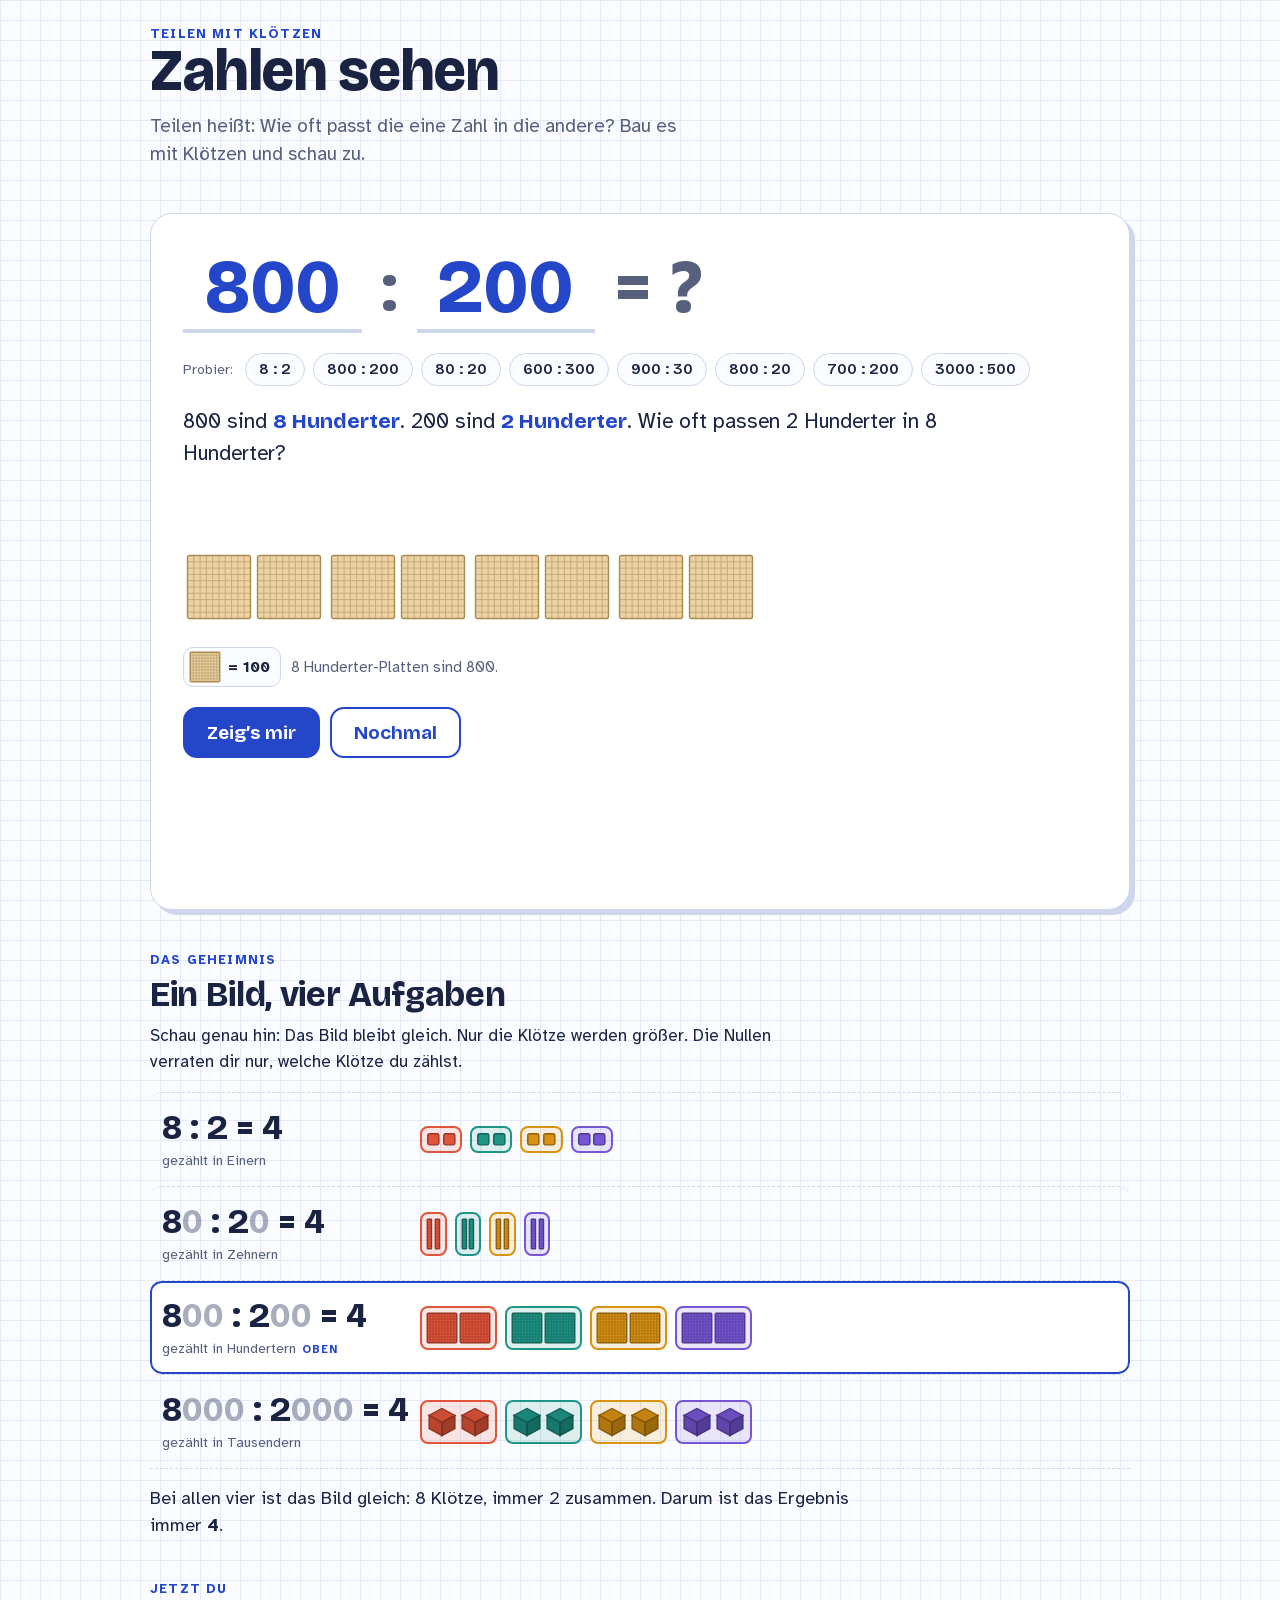
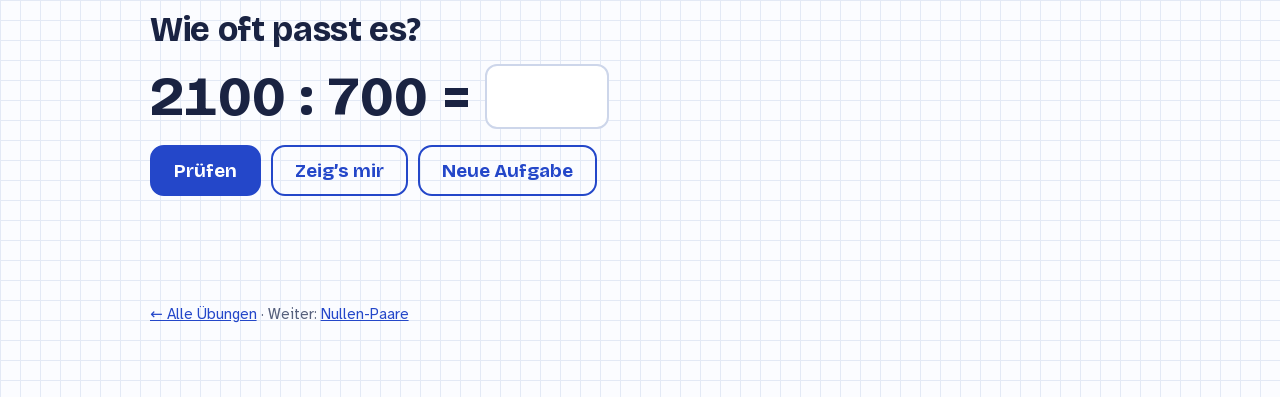
<file: zahlen-sehen.html>
<!doctype html>
<html lang="de">
<head>
<meta charset="utf-8">
<meta name="viewport" content="width=device-width, initial-scale=1, viewport-fit=cover">
<title>Zahlen sehen</title>
<link rel="stylesheet" href="fonts/fonts.css">
<style>
/* Layout: one column on squared school paper (Karopapier); the block board is the hero, the "family" proves the pattern, practice closes. */
:root{
  --paper:#fbfcff; --grid:#e3e9f5; --ink:#1a2342; --ink-soft:#56607c;
  --pen:#2447c9; --pen-ink:#ffffff; --card:#ffffff; --line:#cdd6ea;
  --tile:#ecd3a4; --tile-line:#a98a55; --shade:#000000; --badge-ink:#ffffff;
  --g1:#e2553b; --g2:#1f9588; --g3:#d99212; --g4:#7656d4; --g5:#2f80c8; --g6:#4f9d3e;
  --ok:#1f8a4c; --no:#c2410c;
  --display:"Bricolage Grotesque","Avenir Next","Trebuchet MS",system-ui,sans-serif;
  --body:"Atkinson Hyperlegible","Segoe UI",system-ui,sans-serif;
}
@media (prefers-color-scheme: dark){
  :root:not([data-theme="light"]){
    --paper:#17241e; --grid:#20322a; --ink:#eef4ef; --ink-soft:#a7b8ae;
    --pen:#9db8ff; --pen-ink:#0f1830; --card:#1e2f27; --line:#33493e;
    --tile:#d4bd8f; --tile-line:#8a7449; --shade:#000000; --badge-ink:#10201a;
    --g1:#ff7a5f; --g2:#3cc2b2; --g3:#f5b93a; --g4:#a48bff; --g5:#5aa8ec; --g6:#7cc864;
    --ok:#5fd08d; --no:#ff9a62; color-scheme:dark;
  }
}
:root[data-theme="dark"]{
  --paper:#17241e; --grid:#20322a; --ink:#eef4ef; --ink-soft:#a7b8ae;
  --pen:#9db8ff; --pen-ink:#0f1830; --card:#1e2f27; --line:#33493e;
  --tile:#d4bd8f; --tile-line:#8a7449; --shade:#000000; --badge-ink:#10201a;
  --g1:#ff7a5f; --g2:#3cc2b2; --g3:#f5b93a; --g4:#a48bff; --g5:#5aa8ec; --g6:#7cc864;
  --ok:#5fd08d; --no:#ff9a62; color-scheme:dark;
}

body{margin:0} img{max-width:100%} [hidden]{display:none!important}
body{
  background-color:var(--paper);
  background-image:linear-gradient(var(--grid) 1px,transparent 1px),linear-gradient(90deg,var(--grid) 1px,transparent 1px);
  background-size:20px 20px;
  color:var(--ink); font-family:var(--body); font-size:17px; line-height:1.5;
}
.wrap{
  max-width:980px; margin:0 auto; display:grid; gap:44px;
  padding-block:28px 72px;
  padding-left:max(16px,env(safe-area-inset-left,0px));
  padding-right:max(16px,env(safe-area-inset-right,0px));
}
h1,h2{font-family:var(--display); text-wrap:balance; margin:0; line-height:1.05}
h1{font-size:clamp(38px,7vw,58px); font-weight:800; letter-spacing:-.02em}
h2{font-size:clamp(26px,4.5vw,34px); font-weight:750; letter-spacing:-.01em}
p{margin:0}
.lede{font-size:19px; color:var(--ink-soft); max-width:46ch; margin-top:10px}
.eyebrow{font:700 13px/1 var(--body); letter-spacing:.09em; text-transform:uppercase; color:var(--pen)}

/* ---------- Lab ---------- */
.lab{
  background:var(--card); border:1.5px solid var(--line); border-radius:22px;
  box-shadow:5px 5px 0 var(--line);
  padding:clamp(18px,3.5vw,32px); display:grid; gap:20px; min-width:0;
}
.eq{
  display:flex; align-items:baseline; flex-wrap:wrap; gap:.25em;
  font-family:var(--display); font-weight:750; font-size:clamp(42px,9vw,76px); line-height:1.1;
  font-variant-numeric:tabular-nums;
}
.eq input{
  font:inherit; color:var(--pen); background:transparent; border:0; border-bottom:4px solid var(--line);
  border-radius:0; padding:0; width:4ch; text-align:center; outline:none;
}
.eq input:focus-visible{border-bottom-color:var(--pen)}
.eq .op{color:var(--ink-soft); font-weight:600}
.ans{color:var(--pen); min-width:1ch; transition:color .2s}
.ans.wait{color:var(--ink-soft)}
.ans small{font-size:.5em; font-weight:650; color:var(--ink-soft)}

.chips{display:flex; flex-wrap:wrap; gap:8px; align-items:center}
.chips span{font-size:14px; color:var(--ink-soft); margin-right:4px}
.chip{
  font:600 15px/1 var(--display); font-variant-numeric:tabular-nums; color:var(--ink);
  background:var(--paper); border:1.5px solid var(--line); border-radius:999px; padding:8px 13px; cursor:pointer;
}
.chip:hover{border-color:var(--pen); color:var(--pen)}
.chip:focus-visible,.btn:focus-visible,.fam-row:focus-visible{outline:3px solid var(--pen); outline-offset:2px}

.say{font-size:clamp(18px,2.6vw,21px); max-width:62ch}
.say b{color:var(--pen); font-family:var(--display); font-weight:750}

.board{
  --s:64px;
  display:flex; flex-wrap:wrap; align-items:flex-end; gap:6px;
  min-height:calc(var(--s) + 48px); padding:20px 2px 6px; transition:gap .3s;
}
.board.grouped{gap:24px 14px}
.grp{
  --g:var(--ink-soft);
  display:flex; flex-wrap:wrap; align-items:flex-end; gap:6px; position:relative; max-width:100%;
  border:2.5px solid transparent; border-radius:14px; transition:background-color .3s,border-color .3s,padding .3s;
}
.board.grouped .grp{padding:16px 10px 10px; border-style:dashed; border-color:var(--line)}
.board.grouped .grp.on{border-style:solid; border-color:var(--g); background:color-mix(in srgb,var(--g) 14%,transparent)}
.board.grouped .grp.rest.on{border-style:dashed; border-color:var(--ink-soft); background:transparent}
.badge{
  position:absolute; top:-14px; left:10px; font:750 15px/1 var(--display);
  background:var(--g); color:var(--badge-ink); padding:6px 10px; border-radius:999px;
  opacity:0; transform:scale(.5); transition:opacity .25s,transform .25s; pointer-events:none;
}
.grp.on .badge{opacity:1; transform:none}
.grp.rest .badge{background:var(--ink-soft); color:var(--card)}
.grp.on .t{--c:var(--g); --tl:color-mix(in srgb,var(--g),#000 35%); animation:hop .4s ease-out}
.grp.rest.on .t{--c:var(--tile); --tl:var(--tile-line); opacity:.6}
@keyframes hop{0%{transform:none}40%{transform:translateY(-7px)}100%{transform:none}}

.t{display:block; flex:none; overflow:visible}
.t .f{fill:var(--c,var(--tile)); stroke:var(--tl,var(--tile-line)); stroke-width:1.4px; vector-effect:non-scaling-stroke; transition:fill .3s}
.t .g{fill:none; stroke:var(--tl,var(--tile-line)); stroke-width:1px; vector-effect:non-scaling-stroke; opacity:.55}
.t .sh1{fill:var(--shade); opacity:.12}
.t .sh2{fill:var(--shade); opacity:.26}
.t1{width:calc(var(--s)*.42); height:calc(var(--s)*.42)}
.t10{width:calc(var(--s)*.16); height:var(--s)}
.t100,.t1000{width:var(--s); height:var(--s)}

.cap{display:flex; align-items:center; gap:10px; flex-wrap:wrap; color:var(--ink-soft); font-size:15px}
.cap .key{--s:30px; display:inline-flex; align-items:center; gap:8px; padding:4px 10px 4px 6px; border:1.5px solid var(--line); border-radius:10px; background:var(--paper); color:var(--ink); font-weight:700}
.msg{padding:18px; border:2px dashed var(--line); border-radius:14px; color:var(--ink-soft); width:100%}

.controls{display:flex; flex-wrap:wrap; gap:10px}
/* Pulsing ring on the button that reveals the next step. */
.nudge:not(:disabled){animation:nudge 1.8s ease-out infinite}
@keyframes nudge{0%{box-shadow:0 0 0 0 color-mix(in srgb,var(--pen) 55%,transparent)}70%,100%{box-shadow:0 0 0 12px color-mix(in srgb,var(--pen) 0%,transparent)}}
.btn{
  font:700 19px/1 var(--display); border-radius:14px; padding:14px 22px; cursor:pointer;
  border:2px solid var(--pen); background:var(--pen); color:var(--pen-ink);
}
.btn:hover{filter:brightness(1.08)}
.btn:disabled{opacity:.4; cursor:not-allowed}
.btn.ghost{background:transparent; color:var(--pen)}

.result{display:grid; gap:6px; font-size:18px; min-height:5.5em}
.result .big{font:750 clamp(22px,3.4vw,28px)/1.2 var(--display)}
.result .same{font-size:19px}
.result .probe{color:var(--ink-soft); font-variant-numeric:tabular-nums}
.result.hidden > *{visibility:hidden}
.z{color:var(--ink-soft); opacity:.5}

/* ---------- Family ---------- */
.fam-head{display:grid; gap:10px; max-width:62ch}
.fam{display:grid; margin-top:18px; border-bottom:1.5px dashed var(--line)}
.fam-row{
  all:unset; box-sizing:border-box; cursor:pointer;
  display:grid; grid-template-columns:minmax(0,15rem) minmax(0,1fr); gap:18px; align-items:center;
  padding:16px 12px; border-top:1.5px dashed var(--line); border-radius:12px;
}
.fam-row:hover{background:color-mix(in srgb,var(--card) 70%,transparent)}
.fam-row[aria-current="true"]{background:var(--card); box-shadow:0 0 0 2px var(--pen) inset}
.fam-eq{font:750 clamp(26px,4vw,34px)/1.1 var(--display); font-variant-numeric:tabular-nums; white-space:nowrap}
.fam-eq small{font-size:.55em; color:var(--ink-soft); font-weight:600}
.fam-unit{display:block; font:400 14px/1.4 var(--body); color:var(--ink-soft); margin-top:4px; white-space:normal}
.here{display:inline-block; margin-left:6px; font:700 11px/1 var(--body); letter-spacing:.08em; text-transform:uppercase; color:var(--pen)}
.mini{--s:30px; display:flex; flex-wrap:wrap; gap:8px; align-items:flex-end; min-width:0}
.mini.small{--s:20px}
.mini .grp{gap:3px; padding:5px; border-radius:8px; border:2px solid var(--g); background:color-mix(in srgb,var(--g) 14%,transparent)}
.mini .grp .t{--c:var(--g); --tl:color-mix(in srgb,var(--g),#000 35%)}
.mini .grp.rest{border:2px dashed var(--ink-soft); background:transparent}
.mini .grp.rest .t{--c:var(--tile); --tl:var(--tile-line); opacity:.6}
.mini .badge{display:none}
.fam-note{margin-top:16px; font-size:18px; max-width:62ch}

/* ---------- Practice ---------- */
.practice{display:grid; gap:16px}
.task{display:flex; flex-wrap:wrap; align-items:baseline; gap:.25em; font:750 clamp(36px,7vw,56px)/1.1 var(--display); font-variant-numeric:tabular-nums}
.task input{
  font:inherit; color:var(--pen); width:3.2ch; text-align:center; padding:0 4px;
  background:var(--card); border:2.5px solid var(--line); border-radius:12px; outline:none;
}
.task input:focus-visible{border-color:var(--pen)}
.fb{font-size:19px; min-height:1.6em}
.fb.ok{color:var(--ok)} .fb.no{color:var(--no)}
.streak{font:700 15px/1 var(--display); color:var(--ink-soft)}

@media (max-width:560px){
  .board{--s:46px}
  .fam-row{grid-template-columns:minmax(0,1fr); gap:10px}
  .btn{font-size:17px; padding:12px 18px}
}
@media (prefers-reduced-motion:reduce){
  *{transition:none!important; animation:none!important}
}
</style>

</head>
<body>
<main class="wrap">
  <header>
    <div class="eyebrow">Teilen mit Klötzen</div>
    <h1>Zahlen sehen</h1>
    <p class="lede">Teilen heißt: Wie oft passt die eine Zahl in die andere? Bau es mit Klötzen und schau zu.</p>
  </header>

  <section class="lab" aria-labelledby="lab-title">
    <h2 id="lab-title" hidden>Rechnen mit Klötzen</h2>
    <div class="eq">
      <input id="a" inputmode="numeric" autocomplete="off" aria-label="Zahl, die geteilt wird" value="800">
      <span class="op">:</span>
      <input id="b" inputmode="numeric" autocomplete="off" aria-label="Teiler" value="200">
      <span class="op">=</span>
      <span class="ans wait" id="ans" aria-live="polite">?</span>
    </div>

    <div class="chips" id="chips"><span>Probier:</span></div>

    <p class="say" id="say"></p>
    <div class="board" id="board" role="img"></div>
    <div class="cap" id="cap"></div>

    <div class="controls">
      <button class="btn" id="play" type="button">Zeig’s mir</button>
      <button class="btn ghost" id="reset" type="button">Nochmal</button>
    </div>

    <div class="result hidden" id="result" aria-live="polite"></div>
  </section>

  <section aria-labelledby="fam-title">
    <div class="fam-head">
      <div class="eyebrow">Das Geheimnis</div>
      <h2 id="fam-title">Ein Bild, vier Aufgaben</h2>
      <p>Schau genau hin: Das Bild bleibt gleich. Nur die Klötze werden größer. Die Nullen verraten dir nur, welche Klötze du zählst.</p>
    </div>
    <div class="fam" id="fam"></div>
    <p class="fam-note" id="fam-note"></p>
  </section>

  <section class="practice" aria-labelledby="pr-title">
    <div class="eyebrow">Jetzt du</div>
    <h2 id="pr-title">Wie oft passt es?</h2>
    <div class="task">
      <span id="ta"></span><span class="op">:</span><span id="tb"></span><span class="op">=</span>
      <input id="tin" inputmode="numeric" autocomplete="off" aria-label="Deine Antwort">
    </div>
    <div class="controls">
      <button class="btn" id="check" type="button">Prüfen</button>
      <button class="btn ghost" id="tshow" type="button">Zeig’s mir</button>
      <button class="btn ghost" id="tnew" type="button">Neue Aufgabe</button>
    </div>
    <p class="fb" id="fb" aria-live="polite"></p>
    <p class="streak" id="streak"></p>
  </section>

  <footer style="color:var(--ink-soft);font-size:15px"><a href="index.html" style="color:var(--pen)">← Alle Übungen</a> · Weiter: <a href="nullen-paare.html" style="color:var(--pen)">Nullen-Paare</a></footer>
</main>

<script>
(() => {
  const $ = s => document.querySelector(s);
  const UNITS = [
    {v:1000, n:'Tausender', dat:'Tausendern', one:'Tausender-Würfel', many:'Tausender-Würfel'},
    {v:100,  n:'Hunderter', dat:'Hundertern', one:'Hunderter-Platte', many:'Hunderter-Platten'},
    {v:10,   n:'Zehner',    dat:'Zehnern',    one:'Zehner-Stange',    many:'Zehner-Stangen'},
    {v:1,    n:'Einer',     dat:'Einern',     one:'Einer-Würfel',     many:'Einer-Würfel'}
  ];
  const MAX_TILES = 120;
  const reduce = matchMedia('(prefers-reduced-motion: reduce)').matches;
  const PRESETS = [[8,2],[800,200],[80,20],[600,300],[900,30],[800,20],[700,200],[3000,500]];

  const fmt = n => n < 10000 ? String(n) : n.toLocaleString('de-DE').replace(/\./g, ' ');
  const zeros = n => {
    const m = String(n).match(/^(.*?[1-9])(0*)$/);
    return m ? m[1] + (m[2] ? `<span class="z">${m[2]}</span>` : '') : String(n);
  };
  const pickUnit = (a, b) => UNITS.find(u => a % u.v === 0 && b % u.v === 0);
  const passt = c => c === 1 ? 'passt' : 'passen';

  // ---------- tile drawings ----------
  const r2 = x => Math.round(x * 100) / 100;
  const lerp = (p, q, t) => [r2(p[0] + (q[0] - p[0]) * t), r2(p[1] + (q[1] - p[1]) * t)];
  function gridLines(p0, p1, p2, p3, n){
    let d = '';
    for (let i = 1; i < n; i++){
      const t = i / n;
      const a = lerp(p0, p1, t), b = lerp(p3, p2, t);
      const c = lerp(p0, p3, t), e = lerp(p1, p2, t);
      d += `M${a[0]} ${a[1]}L${b[0]} ${b[1]}M${c[0]} ${c[1]}L${e[0]} ${e[1]}`;
    }
    return d;
  }
  const pts = arr => arr.map(p => p.join(',')).join(' ');
  const SVG = {};
  SVG[1] = `<svg class="t t1" viewBox="0 0 10 10" aria-hidden="true"><rect class="f" x="0.6" y="0.6" width="8.8" height="8.8" rx="1.4"/></svg>`;
  {
    let d = ''; for (let i = 1; i < 10; i++) d += `M0.6 ${i * 10}H9.4`;
    SVG[10] = `<svg class="t t10" viewBox="0 0 10 100" preserveAspectRatio="none" aria-hidden="true"><rect class="f" x="0.6" y="0.6" width="8.8" height="98.8" rx="1.6"/><path class="g" d="${d}"/></svg>`;
  }
  SVG[100] = `<svg class="t t100" viewBox="0 0 100 100" aria-hidden="true"><rect class="f" x="0.8" y="0.8" width="98.4" height="98.4" rx="3"/><path class="g" d="${gridLines([0.8,0.8],[99.2,0.8],[99.2,99.2],[0.8,99.2],10)}"/></svg>`;
  {
    const T=[50,5], R=[93,28], C=[50,51], L=[7,28], LB=[7,72], CB=[50,95], RB=[93,72];
    const top=[L,T,R,C], left=[L,C,CB,LB], right=[C,R,RB,CB];
    SVG[1000] = `<svg class="t t1000" viewBox="0 0 100 100" aria-hidden="true">
      <polygon class="f" points="${pts(top)}"/><polygon class="f" points="${pts(left)}"/><polygon class="f" points="${pts(right)}"/>
      <polygon class="sh1" points="${pts(left)}"/><polygon class="sh2" points="${pts(right)}"/>
      <path class="g" d="${gridLines(L,T,R,C,10)}${gridLines(L,C,CB,LB,10)}${gridLines(C,R,RB,CB,10)}" style="opacity:.3"/>
    </svg>`;
  }
  const tiles = (n, v) => SVG[v].repeat(n);

  function groupsHTML(s){
    let h = '';
    for (let g = 0; g < s.q; g++)
      h += `<div class="grp" style="--g:var(--g${g % 6 + 1})"><span class="badge">${g + 1}</span>${tiles(s.cb, s.u.v)}</div>`;
    if (s.r) h += `<div class="grp rest"><span class="badge">Rest</span>${tiles(s.r, s.u.v)}</div>`;
    return h;
  }

  // ---------- lab ----------
  const A = $('#a'), B = $('#b'), board = $('#board'), ans = $('#ans'), say = $('#say'),
        cap = $('#cap'), result = $('#result'), playBtn = $('#play');
  let state = null, timers = [];

  const clean = el => { el.value = el.value.replace(/\D/g, '').replace(/^0+(?=\d)/, '').slice(0, 6); el.style.width = (Math.max(1, el.value.length) + 0.8) + 'ch'; };
  const cancel = () => { timers.forEach(clearTimeout); timers = []; };

  function solve(a, b){
    const u = pickUnit(a, b), ca = a / u.v, cb = b / u.v;
    return {a, b, u, ca, cb, q: Math.floor(ca / cb), r: ca % cb};
  }

  function render(){
    cancel();
    clean(A); clean(B);
    const a = +A.value, b = +B.value;
    ans.textContent = '?'; ans.className = 'ans wait'; ans.style.color = '';
    result.classList.add('hidden'); result.innerHTML = '';
    board.classList.remove('grouped');
    if (!a || !b){
      state = null; playBtn.disabled = true; say.textContent = ''; cap.innerHTML = '';
      board.innerHTML = `<div class="msg">Schreib oben zwei Zahlen hin, die größer als 0 sind.</div>`;
      renderFamily(); return;
    }
    const s = state = solve(a, b), u = s.u;
    if (s.ca > MAX_TILES){
      playBtn.disabled = true;
      say.innerHTML = `${fmt(a)} sind <b>${fmt(s.ca)}</b> ${u.n}.`;
      board.innerHTML = `<div class="msg">Das wären ${fmt(s.ca)} Klötze. So viele passen nicht aufs Blatt. Probier Zahlen, die auf Nullen enden, zum Beispiel ${fmt(a * 100)} : ${fmt(b * 100)}.</div>`;
      cap.innerHTML = ''; renderFamily(); return;
    }
    playBtn.disabled = false; playBtn.classList.add('nudge');
    say.innerHTML = u.v === 1
      ? `Jeder Würfel ist <b>1</b>. Wie oft ${passt(b)} <b>${fmt(b)}</b> in <b>${fmt(a)}</b>?`
      : `${fmt(a)} sind <b>${s.ca} ${u.n}</b>. ${fmt(b)} sind <b>${s.cb} ${u.n}</b>. Wie oft ${passt(s.cb)} ${s.cb} ${u.n} in ${s.ca} ${u.n}?`;
    board.innerHTML = groupsHTML(s);
    board.setAttribute('aria-label', `${s.ca} ${s.ca === 1 ? u.one : u.many}`);
    cap.innerHTML = `<span class="key">${SVG[u.v]} = ${fmt(u.v)}</span><span>${s.ca} ${s.ca === 1 ? u.one : u.many} sind ${fmt(a)}.</span>`;
    renderFamily();
  }

  function play(){
    if (!state) return;
    render();
    playBtn.classList.remove('nudge');
    const s = state;
    board.classList.add('grouped');
    const groups = [...board.querySelectorAll('.grp')];
    const n = groups.length;
    const step = reduce ? 0 : Math.max(140, Math.min(650, 4200 / Math.max(n, 1)));
    const start = reduce ? 0 : 450;
    groups.forEach((el, i) => timers.push(setTimeout(() => {
      el.classList.add('on');
      if (!el.classList.contains('rest')){
        ans.className = 'ans'; ans.textContent = i + 1; ans.style.color = `var(--g${i % 6 + 1})`;
      }
    }, start + i * step)));
    timers.push(setTimeout(() => showResult(s), start + n * step + (reduce ? 0 : 250)));
  }

  function showResult(s){
    const u = s.u;
    ans.className = 'ans'; ans.style.color = '';
    ans.innerHTML = s.r ? `${s.q} <small>Rest ${fmt(s.r * u.v)}</small>` : String(s.q);
    let h = '';
    if (s.q === 0){
      h += `<div class="big">${fmt(s.b)} ist größer als ${fmt(s.a)}. Es passt 0-mal hinein.</div>`;
    } else if (u.v === 1){
      h += `<div class="big">${fmt(s.b)} ${passt(s.b)} ${s.q}-mal in ${fmt(s.a)}${s.r ? `, und ${s.r} ${s.r === 1 ? 'bleibt' : 'bleiben'} übrig` : ''}.</div>`;
    } else {
      h += `<div class="big">${s.cb} ${u.n} ${passt(s.cb)} ${s.q}-mal in ${s.ca} ${u.n}${s.r ? `, und ${s.r} ${u.n} ${s.r === 1 ? 'bleibt' : 'bleiben'} übrig` : ''}.</div>`;
      h += `<div class="same">Das ist genau wie <b>${s.ca} : ${s.cb} = ${s.q}${s.r ? ' Rest ' + s.r : ''}</b>. Nur mit ${u.dat} statt mit Einern.</div>`;
    }
    h += `<div class="probe">Probe: ${s.q} · ${fmt(s.b)} = ${fmt(s.q * s.b)}${s.r ? ` und ${fmt(s.q * s.b)} + ${fmt(s.r * u.v)} = ${fmt(s.a)}` : ''}</div>`;
    result.innerHTML = h;
    result.classList.remove('hidden');
  }

  function load(a, b, autoplay){
    A.value = a; B.value = b; render();
    if (autoplay) setTimeout(play, reduce ? 0 : 350);
  }

  // ---------- family ----------
  function renderFamily(){
    const fam = $('#fam'), note = $('#fam-note');
    if (!state || state.ca > MAX_TILES){ fam.innerHTML = ''; note.textContent = 'Wähl oben eine Aufgabe, dann erscheint hier ihre Familie.'; return; }
    const s = state;
    const rows = [1, 10, 100, 1000].map(v => {
      const u = UNITS.find(x => x.v === v);
      const t = {a: s.ca * v, b: s.cb * v, u, ca: s.ca, cb: s.cb, q: s.q, r: s.r};
      const cur = v === s.u.v;
      const res = `${s.q}${s.r ? ` <small>Rest ${zeros(s.r * v)}</small>` : ''}`;
      return `<button class="fam-row" type="button" data-a="${t.a}" data-b="${t.b}" aria-current="${cur}">
        <div class="fam-eq">${zeros(t.a)} : ${zeros(t.b)} = ${res}
          <span class="fam-unit">gezählt in ${u.dat}${cur ? '<span class="here">oben</span>' : ''}</span></div>
        <div class="mini${s.ca > 24 ? ' small' : ''}" aria-hidden="true">${groupsHTML(t)}</div>
      </button>`;
    });
    fam.innerHTML = rows.join('');
    note.innerHTML = `Bei allen vier ist das Bild gleich: ${s.ca} Klötze, immer ${s.cb} zusammen. Darum ist das Ergebnis immer <b>${s.q}</b>${s.r ? ' (mit Rest)' : ''}.`;
  }
  $('#fam').addEventListener('click', e => {
    const row = e.target.closest('.fam-row'); if (!row) return;
    load(row.dataset.a, row.dataset.b, true);
    document.querySelector('.lab').scrollIntoView({behavior: reduce ? 'auto' : 'smooth', block: 'start'});
  });

  // ---------- practice ----------
  const rand = (lo, hi) => lo + Math.floor(Math.random() * (hi - lo + 1));
  const pick = arr => arr[Math.floor(Math.random() * arr.length)];
  let task = null, right = 0, tries = 0;
  function newTask(){
    let a, b, q;
    do {
      if (Math.random() < 0.25){
        let bb = rand(2, 4), qq = rand(2, Math.floor(9 / bb)), u = pick([10, 100]);
        a = bb * qq * u * 10; b = bb * u; q = qq * 10;
      } else {
        let bb = rand(2, 9), qq = rand(2, Math.max(2, Math.floor(24 / bb))), u = pick([1, 10, 100, 100, 1000, 1000]);
        a = bb * qq * u; b = bb * u; q = qq;
      }
    } while (task && task.a === a && task.b === b);
    task = {a, b, q};
    $('#ta').textContent = fmt(a); $('#tb').textContent = fmt(b);
    const tin = $('#tin'); tin.value = ''; tin.style.width = '3.2ch';
    const fb = $('#fb'); fb.textContent = ''; fb.className = 'fb';
  }
  function check(){
    const tin = $('#tin'), fb = $('#fb');
    const v = parseInt(tin.value.replace(/\D/g, ''), 10);
    if (isNaN(v)){ fb.className = 'fb'; fb.textContent = 'Schreib zuerst deine Antwort ins Kästchen.'; tin.focus(); return; }
    tries++;
    const s = solve(task.a, task.b);
    if (v === task.q){
      right++;
      fb.className = 'fb ok';
      fb.textContent = s.u.v === 1
        ? `Richtig! ${fmt(task.b)} passt ${task.q}-mal in ${fmt(task.a)}.`
        : `Richtig! ${fmt(task.a)} sind ${s.ca} ${s.u.n}, ${fmt(task.b)} sind ${s.cb} ${s.u.n}. Und ${s.ca} : ${s.cb} = ${task.q}.`;
    } else {
      fb.className = 'fb no';
      fb.textContent = 'Noch nicht. Tipp auf „Zeig’s mir“ und zähl die Gruppen mit.';
    }
    $('#streak').textContent = `${right} von ${tries} richtig`;
  }
  $('#tin').addEventListener('input', e => { const el = e.target; el.value = el.value.replace(/\D/g, '').slice(0, 5); el.style.width = Math.max(3.2, el.value.length + 1.2) + 'ch'; });
  $('#tin').addEventListener('keydown', e => { if (e.key === 'Enter') check(); });
  $('#check').addEventListener('click', check);
  $('#tnew').addEventListener('click', () => { newTask(); $('#tin').focus(); });
  $('#tshow').addEventListener('click', () => {
    load(task.a, task.b, true);
    document.querySelector('.lab').scrollIntoView({behavior: reduce ? 'auto' : 'smooth', block: 'start'});
  });

  // ---------- wiring ----------
  const chips = $('#chips');
  PRESETS.forEach(([a, b]) => {
    const c = document.createElement('button');
    c.type = 'button'; c.className = 'chip'; c.textContent = `${fmt(a)} : ${fmt(b)}`;
    c.addEventListener('click', () => load(a, b, true));
    chips.appendChild(c);
  });
  let deb;
  [A, B].forEach(el => {
    el.addEventListener('input', () => { clean(el); clearTimeout(deb); deb = setTimeout(render, 250); });
    el.addEventListener('keydown', e => { if (e.key === 'Enter'){ clearTimeout(deb); play(); } });
  });
  playBtn.addEventListener('click', play);
  $('#reset').addEventListener('click', render);

  render();
  newTask();
})();
</script>
</body>
</html>
</file>
<file: fonts/fonts.css>
/* Schriften lokal eingebunden (keine Verbindung zu Google). Lizenz: SIL Open Font License 1.1, siehe OFL-*.txt */
@font-face{font-family:"Atkinson Hyperlegible";font-style:normal;font-weight:400;font-display:swap;src:url(atkinson-400.woff2) format("woff2")}
@font-face{font-family:"Atkinson Hyperlegible";font-style:normal;font-weight:700;font-display:swap;src:url(atkinson-700.woff2) format("woff2")}
@font-face{font-family:"Bricolage Grotesque";font-style:normal;font-weight:500 800;font-display:swap;src:url(bricolage.woff2) format("woff2")}
</file>
